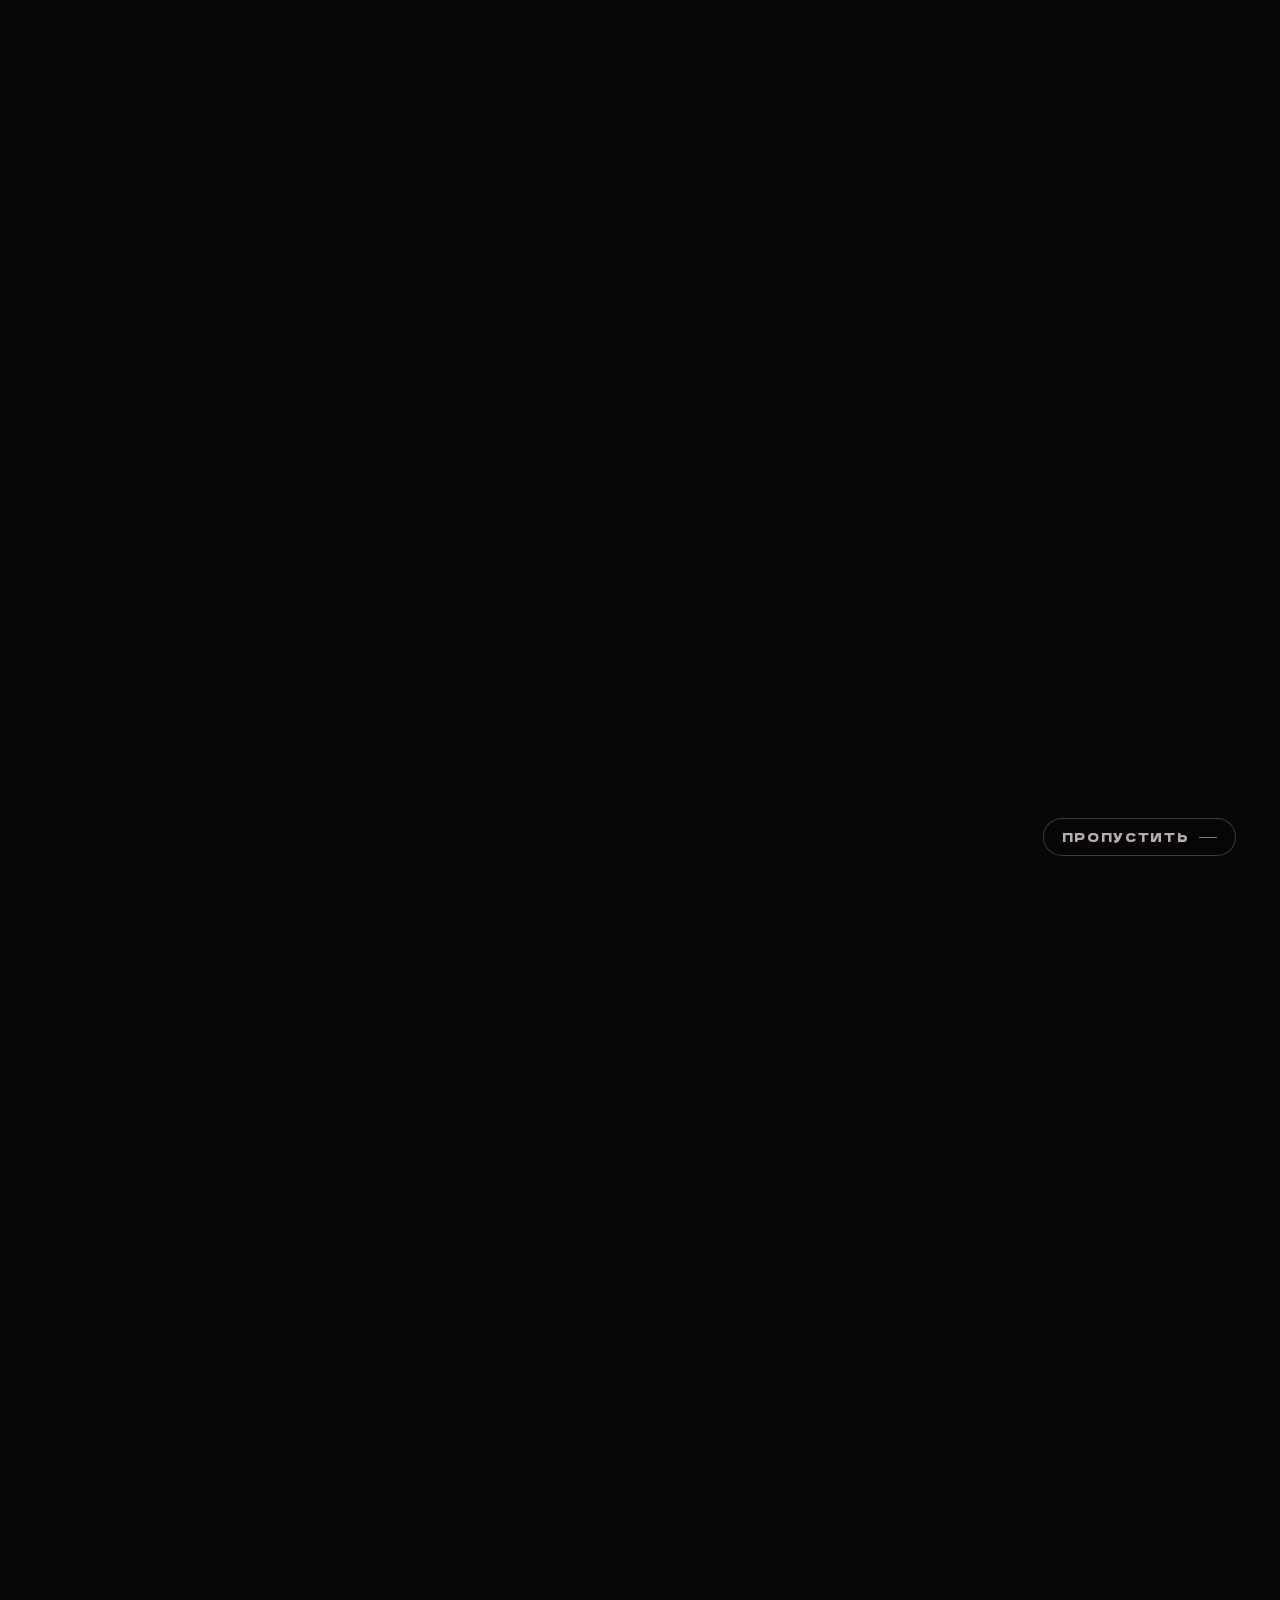
<file: index.html>
<!DOCTYPE html>
<html lang="ru" class="is-intro">
<head>
  <meta charset="UTF-8" />
  <meta name="viewport" content="width=device-width, initial-scale=1" />
  <title>Суровая премия — профессиональная премия в сфере интернет-маркетинга и SMM</title>
  <meta name="description" content="Суровая премия — профессиональная премия в сфере интернет-маркетинга и SMM от команды Сурового Питерского форума. Приём заявок: 24 октября 2026 — 17 марта 2027." />
  <meta name="robots" content="noindex, nofollow" />
  <meta name="theme-color" content="#080607" />
  <link rel="icon" href="logo.svg" type="image/svg+xml" />
  <link rel="preload" href="fonts/golos-text-cyrillic.woff2" as="font" type="font/woff2" crossorigin />
  <link rel="preload" href="fonts/golos-text-latin.woff2" as="font" type="font/woff2" crossorigin />
  <link rel="preload" href="fonts/Involve-Regular.woff2" as="font" type="font/woff2" crossorigin />
  <link rel="preload" href="fonts/dela-gothic-one-cyrillic.woff2" as="font" type="font/woff2" crossorigin />
  <link rel="stylesheet" href="css/tokens.css?v=10" />
  <link rel="stylesheet" href="css/style.css?v=128" />
  <link rel="stylesheet" href="css/typewriter.css?v=1" />
  <link rel="stylesheet" href="css/bike-loader.css?v=3" />
  <link rel="stylesheet" href="css/nominations-fire.css?v=1" />
  <link rel="stylesheet" href="css/tariffs.css?v=6" />
  <link rel="stylesheet" href="css/scroll-burn.css?v=9" />
  <link rel="stylesheet" href="css/fire.css?v=3" />
  <link rel="stylesheet" href="css/partners-form.css?v=1" />
  <link rel="stylesheet" href="css/intro.css?v=9" />
  <noscript>
    <style>
      .intro { display: none !important; }
      body.is-intro { position: static; overflow: auto; }
      html.is-intro { overflow: auto; }
      body.is-intro .site,
      body.is-intro .fire-scene { opacity: 1; pointer-events: auto; }
    </style>
  </noscript>
</head>
<body class="is-intro">

  <!-- Заставка: огонь виден только внутри логотипа и слогана -->
  <div class="intro" id="intro" data-intro>
    <canvas class="intro__canvas" data-intro-canvas aria-hidden="true"></canvas>
    <div class="intro__vignette" aria-hidden="true"></div>
    <video class="intro__video"
           data-intro-video
           muted
           loop
           playsinline
           webkit-playsinline
           preload="auto"
           disablepictureinpicture
           disableremoteplayback
           aria-hidden="true"></video>

    <button class="intro__skip" type="button" data-intro-skip>Пропустить</button>
  </div>

<div class="fire-scene fire-scene--dim"
     data-fire-scene
     data-wait="full"
     data-rate="0.7"
     aria-hidden="true">
  <div class="fire-media">
    <video class="fire-video"
           muted
           loop
           playsinline
           webkit-playsinline
           preload="auto"
           disablepictureinpicture
           disableremoteplayback
           data-src-desktop="media/fire/fire-desktop-1440-loop.mp4"
           data-src-mobile="media/fire/fire-mobile-540-loop.mp4"></video>
  </div>

  <canvas class="fire-sparks" aria-hidden="true"></canvas>
</div>

<div class="site">

<header class="header">
  <div class="wrap header__inner">
    <a class="logo" href="index.html" aria-label="Суровая премия — на главную">
      <img class="logo__img" src="logo.svg" alt="Суровая премия" width="230" height="45" />
    </a>

    <nav class="nav" id="nav">
      <ul class="nav__list">
        <li><a href="#about">О премии</a></li>
        <li><a href="#nominations">Номинации</a></li>
        <li><a href="#pricing">Стоимость</a></li>
        <li><a href="#partners" data-partner-open>Стать партнёром</a></li>
        <li><a href="#contacts">Контакты</a></li>
      </ul>
      <a class="btn btn--sm" href="#pricing">Подать заявку</a>

      <div class="nav__contacts">
        <span class="nav__contacts-label">Контакты</span>
        <a class="nav__mail" href="mailto:info@smmconfa.ru">info@smmconfa.ru</a>
        <div class="socials nav__socials">
          <a class="socials__link socials__link--tg" href="https://t.me/surrrovo" target="_blank" rel="noopener" aria-label="Telegram" title="Telegram">
            <svg viewBox="0 0 44 37" role="img" aria-hidden="true" focusable="false"><path fill="currentColor" d="M2.68367 16.3994C2.68367 16.3994 21.9309 8.50037 28.6061 5.71892C31.1651 4.60643 39.843 1.04616 39.843 1.04616C39.843 1.04616 43.8482 -0.511328 43.5144 3.27129C43.4031 4.82893 42.5131 10.2804 41.6231 16.1769C40.288 24.5211 38.8417 33.644 38.8417 33.644C38.8417 33.644 38.6192 36.203 36.7278 36.648C34.8365 37.093 31.7213 35.0905 31.1651 34.6453C30.7199 34.3117 22.8209 29.3051 19.9283 26.8574C19.1494 26.19 18.2594 24.855 20.0394 23.2973C24.0447 19.6259 28.8286 15.0644 31.7213 12.1718C33.0564 10.8367 34.3914 7.72155 28.8286 11.5042C20.9296 16.9558 13.1417 22.0735 13.1417 22.0735C13.1417 22.0735 11.3616 23.186 8.02393 22.1847C4.68616 21.1835 0.792211 19.8484 0.792211 19.8484C0.792211 19.8484 -1.87776 18.1796 2.68367 16.3994Z"/></svg>
          </a>
          <a class="socials__link socials__link--vk" href="https://vk.com/smmconfa" target="_blank" rel="noopener" aria-label="ВКонтакте" title="ВКонтакте">
            <svg viewBox="0 0 49 30" role="img" aria-hidden="true" focusable="false"><path fill="currentColor" fill-rule="evenodd" clip-rule="evenodd" d="M47.6416 2.69182C47.9846 1.54843 47.6416 0.748047 46.0409 0.748047H40.705C39.3329 0.748047 38.7231 1.4722 38.3801 2.27258C38.3801 2.27258 35.6741 8.90429 31.8246 13.173C30.5669 14.4307 30.0333 14.8119 29.3472 14.8119C29.0042 14.8119 28.5088 14.4307 28.5088 13.2873V2.69182C28.5088 1.31975 28.1276 0.748047 26.9842 0.748047H18.5993C17.7608 0.748047 17.2272 1.39597 17.2272 1.96767C17.2272 3.26352 19.1329 3.56843 19.3616 7.15108V15.0024C19.3616 16.7175 19.0567 17.0224 18.3706 17.0224C16.5793 17.0224 12.1581 10.3907 9.56644 2.76805C9.03285 1.35786 8.53738 0.748047 7.1653 0.748047H1.82944C0.304906 0.748047 0 1.4722 0 2.27258C0 3.68277 1.79132 10.6956 8.42304 19.9572C12.8442 26.284 19.0567 29.7142 24.6974 29.7142C28.0895 29.7142 28.5088 28.9519 28.5088 27.656V22.8538C28.5088 21.3292 28.8137 21.0243 29.9189 21.0243C30.7193 21.0243 32.0533 21.4055 35.2167 24.4545C38.8375 28.0753 39.4473 29.7142 41.4673 29.7142H46.8031C48.3277 29.7142 49.0899 28.9519 48.6326 27.4655C48.1371 25.9791 46.422 23.8066 44.1352 21.2149C42.8775 19.7285 41.0099 18.1658 40.4763 17.3654C39.6759 16.3364 39.9046 15.879 40.4763 15.0024C40.4763 14.9643 46.9937 5.81712 47.6416 2.69182Z"/></svg>
          </a>
          <a class="socials__link socials__link--max" href="https://max.ru/channel_smmconfa" target="_blank" rel="noopener" aria-label="MAX" title="MAX">
            <svg viewBox="0 0 720 720" role="img" aria-hidden="true" focusable="false"><path fill="currentColor" d="M350.4,9.6C141.8,20.5,4.1,184.1,12.8,390.4c3.8,90.3,40.1,168,48.7,253.7,2.2,22.2-4.2,49.6,21.4,59.3,31.5,11.9,79.8-8.1,106.2-26.4,9-6.1,17.6-13.2,24.2-22,27.3,18.1,53.2,35.6,85.7,43.4,143.1,34.3,299.9-44.2,369.6-170.3C799.6,291.2,622.5-4.6,350.4,9.6h0ZM269.4,504c-11.3,8.8-22.2,20.8-34.7,27.7-18.1,9.7-23.7-.4-30.5-16.4-21.4-50.9-24-137.6-11.5-190.9,16.8-72.5,72.9-136.3,150-143.1,78-6.9,150.4,32.7,183.1,104.2,72.4,159.1-112.9,316.2-256.4,218.6h0Z"/></svg>
          </a>
        </div>
      </div>
    </nav>

    <a class="btn btn--sm header__cta" href="#pricing">Подать заявку</a>

    <button class="burger" type="button" id="burger" aria-label="Меню" aria-expanded="false" aria-controls="nav">
      <span></span><span></span><span></span>
    </button>
  </div>
</header>

<main>

  <!-- 2. ПЕРВЫЙ ЭКРАН -->
  <section class="hero" id="top">
    <div class="wrap">
      <h1 class="hero__brand">
        <img class="hero__logo" src="logo.svg" alt="" width="230" height="45" />
        <span class="sr-only">Суровая премия</span>
      </h1>

      <p class="hero__sub" data-slogan><span data-slogan-line>Получи свой Оскар</span><br />в маркетинге</p>

      <div class="hero__bottom">
        <div class="hero__main">
          <div class="hero__text">
            <p class="lead">Профессиональная премия в сфере интернет-маркетинга и SMM от команды Сурового Питерского форума.</p>
            <p class="lead">За каждым сильным кейсом стоят люди. Представьте свой проект экспертному жюри и поборитесь за профессиональное признание результатов вашей работы.</p>
          </div>
        </div>

        <aside class="hero__aside">
          <div class="hero__cta">
            <a class="btn" href="#pricing">Подать заявку</a>
            <a class="btn btn--ghost" href="#nominations">Смотреть номинации</a>
          </div>

          <div class="dates-line">
            <div class="dates-line__label">Приём заявок</div>
            <div class="dates-line__value">24 октября 2026 — 17 марта 2027</div>
          </div>
          <div class="dates-line">
            <div class="dates-line__label">Церемония награждения</div>
            <div class="dates-line__value">28 апреля 2027</div>
          </div>
        </aside>
      </div>
    </div>

    <button class="fire-toggle" type="button" data-fire-toggle data-state="paused" hidden>
      <span class="sr-only" data-fire-label>Пауза фона</span>
      <svg class="fire-icon fire-icon--pause" viewBox="0 0 24 24" aria-hidden="true" focusable="false">
        <path d="M9 6v12M15 6v12" fill="none" stroke="currentColor" stroke-width="1.4" stroke-linecap="round"/>
      </svg>
      <svg class="fire-icon fire-icon--play" viewBox="0 0 24 24" aria-hidden="true" focusable="false">
        <path d="M9 6.5 18 12l-9 5.5z" fill="none" stroke="currentColor" stroke-width="1.4" stroke-linejoin="round"/>
      </svg>
    </button>
  </section>

  <!-- 3. О ПРЕМИИ -->
  <section class="section burn-host" id="about">
    <div class="wrap">
      <div class="section-head">
        <span class="eyebrow">О премии</span>
        <h2>О Суровой премии</h2>
      </div>
      <div class="grid grid--2 about">
        <div>
          <p>Суровая премия — профессиональный конкурс для специалистов, агентств и компаний, которые реализуют проекты в интернет-маркетинге и SMM.</p>
          <p style="margin-top:16px">Здесь можно представить собственную работу как специалиста или конкретный проект команды: рекламную кампанию, контент, комплексный SMM или маркетинг в определённой отрасли.</p>
        </div>
        <div>
          <p>Основа участия — кейс с подтверждёнными результатами. Экспертное жюри рассмотрит представленные работы, сформирует шорт-лист и определит победителей в номинациях.</p>
        </div>
      </div>
    </div>
    <div class="burn burn--viewport" data-burn data-color="#ECE9E3" aria-hidden="true"></div>
  </section>

  <!-- 4. МИССИЯ -->
  <section class="section section--soft burn-next burn-host" id="mission">
    <div class="wrap">
      <div class="mission">
        <span class="eyebrow">Миссия</span>
        <h2 class="mission__title" data-burn-title style="margin-bottom:32px"><span class="mission__baseline" aria-hidden="true"></span><span class="mission__title-text">Сильная работа заслуживает признания</span><canvas class="mission__burn" aria-hidden="true"></canvas></h2>
        <div class="prose">
          <p>За результатами маркетинга стоят люди: их идеи, решения, эксперименты и месяцы работы. Часто эти достижения остаются внутри команды или в отчёте для заказчика.</p>
          <p>Мы создаём Суровую премию, чтобы находить сильные работы в интернет-маркетинге и SMM и отмечать специалистов и команды, которые за ними стоят.</p>
          <p>Чтобы профессиональное признание опиралось на конкретные кейсы и подтверждённые результаты.</p>
        </div>
      </div>
    </div>
    <div class="burn burn--viewport" data-burn data-color="#080607" aria-hidden="true"></div>
  </section>

  <!-- 5. ПРИНЦИПЫ -->
  <section class="section section--principles burn-next burn-host" id="principles">
    <div class="wrap">
      <div class="mission">
        <span class="eyebrow">Принципы премии</span>
        <h2 style="margin-bottom:32px">Победу нельзя купить</h2>
        <div class="prose">
          <p>Работы рассмотрит небольшой состав экспертов с многолетним опытом в интернет-маркетинге и SMM.</p>
          <p>Мы строим оценку на единых правилах и независимости решений. Принцип Суровой премии — исключить обмен голосами и договорённости о взаимной поддержке участников.</p>
          <p>Оплата даёт возможность представить работу на конкурс. Награду определяет экспертная оценка кейса.</p>
        </div>
      </div>
    </div>
    <div class="axe" aria-hidden="true"><img src="img/topor.png" alt="" width="335" height="400" loading="eager" decoding="async" /></div>
    <div class="burn burn--viewport" data-burn data-color="#ECE9E3" aria-hidden="true"></div>
  </section>

  <!-- 6. ДЛЯ КОГО -->
  <section class="section section--soft burn-next burn-host" id="participants">
    <div class="wrap">
      <div class="section-head">
        <span class="eyebrow">Кто может участвовать</span>
        <h2>Для тех, кто делает маркетинг</h2>
        <p class="lead">Работаете самостоятельно, развиваете агентство или отвечаете за маркетинг внутри компании? Если у вас есть реализованный проект и результаты, которые можно подтвердить, рассмотрите участие в Суровой премии.</p>
        <p class="lead">К участию рассматриваются проекты, реализованные в 2025–2026 годах.</p>
      </div>

      <div class="grid grid--3">
        <article class="card">
          <span class="card__num">01</span>
          <h3>Специалисты и фрилансеры</h3>
          <p class="muted">Работаете на себя или в найме и самостоятельно ведёте направление? В блоке «Люди в маркетинге» можно представить собственную работу и профессиональные достижения.</p>
          <img class="card__figure" src="img/relics/3-compass.webp" alt="" width="600" height="600" loading="lazy" decoding="async" />
        </article>
        <article class="card">
          <span class="card__num">02</span>
          <h3>Агентства и группы специалистов</h3>
          <p class="muted">Создаёте проекты для заказчиков? Представьте кейс, который показывает, какие задачи вы решаете, как работаете и какого результата добиваетесь. Оцениваем конкретные проекты и кампании.</p>
          <img class="card__figure" src="img/relics-3/3-luchina-bundle.webp" alt="" width="600" height="600" loading="lazy" decoding="async" />
        </article>
        <article class="card">
          <span class="card__num">03</span>
          <h3>Бренды и инхаус-команды</h3>
          <p class="muted">Развиваете маркетинг своего бизнеса? Покажите кампанию, контентный или SMM-проект, в котором решения вашей команды помогли достичь поставленных целей.</p>
          <img class="card__figure" src="img/relics-3/5-guardian.webp" alt="" width="600" height="600" loading="lazy" decoding="async" />
        </article>
      </div>

      <div style="margin-top:32px">
        <a class="btn" href="#pricing">Подать заявку</a>
      </div>
    </div>

    <div class="key-art" aria-hidden="true">
      <img src="img/relics-2/3-key.webp" alt="" width="600" height="600" loading="lazy" decoding="async" />
    </div>
    <div class="burn burn--viewport" data-burn data-color="#080607" aria-hidden="true"></div>
  </section>

  <!-- 7. ЗАЧЕМ УЧАСТВОВАТЬ -->
  <section class="section burn-next burn-host" id="benefits">
    <div class="wrap">
      <div class="section-head">
        <span class="eyebrow">Зачем участвовать</span>
        <h2>Ваш результат может стать вашим преимуществом</h2>
      </div>

      <div class="grid grid--4">
        <article class="card">
          <h3>Заявить о своей работе</h3>
          <p class="muted">Представьте на конкурс проект, которым гордитесь. Покажите, что стоит за итоговыми цифрами: вашу идею, принятые решения и вклад в результат.</p>
          <img class="card__figure" src="img/relics-3/6-chest.webp" alt="" width="600" height="600" loading="lazy" decoding="async" />
        </article>
        <article class="card">
          <h3>Побороться<br class="br-mobile" /> за профессиональное признание</h3>
          <p class="muted">Ваш кейс рассмотрит экспертное жюри. Прохождение в шорт-лист или победа станут подтверждением того, что ваша работа получила признание по итогам конкурсной оценки.</p>
          <img class="card__figure" src="img/relics-3/2-scroll-quill.webp" alt="" width="600" height="600" loading="lazy" decoding="async" />
        </article>
        <article class="card">
          <h3>Усилить портфолио<br class="br-mobile" /> и репутацию</h3>
          <p class="muted">Статус финалиста или победителя можно использовать в портфолио, презентациях и коммерческих предложениях. Это дополнительный аргумент, когда вы представляете себя работодателю или обсуждаете сотрудничество с заказчиком.</p>
          <img class="card__figure" src="img/relics-3/1-lantern.webp" alt="" width="600" height="600" loading="lazy" decoding="async" />
        </article>
        <article class="card">
          <h3>Сделать достижения команды заметнее</h3>
          <p class="muted">Подача кейса — повод собрать результаты совместной работы и показать вклад команды. А выход в шорт-лист или победа дадут основание рассказать об этих достижениях клиентам и профессиональному сообществу.</p>
          <img class="card__figure" src="img/relics-2/4-cup.webp" alt="" width="600" height="600" loading="lazy" decoding="async" />
        </article>
      </div>

      <div style="margin-top:32px">
        <a class="btn btn--ghost" href="#nominations">Выбрать номинацию</a>
      </div>
    </div>

    <div class="quill" aria-hidden="true">
      <img src="img/relics-2/5-quill.webp" alt="" width="800" height="800" loading="lazy" decoding="async" />
    </div>
    <div class="burn burn--viewport" data-burn data-color="#ECE9E3" aria-hidden="true"></div>
  </section>

  <!-- 8. НОМИНАЦИИ -->
  <section class="section section--soft burn-next burn-host" id="nominations">
    <div class="wrap">
      <div class="section-head">
        <span class="eyebrow">Номинации</span>
        <h2>В какой номинации заявить о себе?</h2>
        <p class="lead">В Суровой премии пять направлений. Выберите то, которое лучше всего раскрывает вашу работу: личные достижения, рекламную кампанию, отраслевой кейс, контент или комплексный SMM-проект.</p>
      </div>

      <div class="fire-slot" aria-hidden="true">
        <div class="fire">
          <div class="fire-left">
            <div class="main-fire"></div>
            <div class="particle-fire"></div>
          </div>
          <div class="fire-center">
            <div class="main-fire"></div>
            <div class="particle-fire"></div>
          </div>
          <div class="fire-right">
            <div class="main-fire"></div>
            <div class="particle-fire"></div>
          </div>
          <div class="fire-bottom">
            <div class="main-fire"></div>
          </div>
        </div>
      </div>

      <!-- 8.1 -->
      <details class="nom-group" open>
        <summary class="nom-group__summary">
          <span class="nom-group__toggle" aria-hidden="true"></span>
          <span class="nom-group__title">
            <span class="nom-group__heading" role="heading" aria-level="3">Люди в маркетинге</span>
            <span class="nom-group__desc">Для фрилансеров и специалистов в найме, которые самостоятельно ведут направление. Здесь важны ваша работа, профессиональные решения и личный вклад в результат.</span>
          </span>
          <span class="nom-group__count">14 номинаций</span>
        </summary>
        <div class="nom-group__body">
          <ul class="nom-list">
            <li>Лучший маркетолог</li>
            <li>Лучший трафик-менеджер <span class="nom-note">комплексная работа с трафиком на разных площадках</span></li>
            <li>Лучший специалист по Avito</li>
            <li>Лучший креатор <span class="nom-note">идея и реализация</span></li>
            <li>Лучший специалист по рекламе во ВКонтакте</li>
            <li>Лучший специалист по Яндекс.Директу</li>
            <li>Лучший специалист по TG ADS</li>
            <li>Лучший специалист по посевам в Telegram</li>
            <li>Лучший специалист по посевам в MAX</li>
            <li>Лучший SMM-специалист года</li>
            <li>Лучший PR-специалист <span class="nom-note">упоминания и охват</span></li>
            <li>Лучший контент-маркетолог</li>
            <li>Лучший инфлюенс-маркетолог</li>
            <li>Лучший комьюнити-менеджер</li>
          </ul>
          <a class="btn btn--sm" href="#pricing">Подать заявку</a>
        </div>
      </details>

      <!-- 8.2 -->
      <details class="nom-group">
        <summary class="nom-group__summary">
          <span class="nom-group__toggle" aria-hidden="true"></span>
          <span class="nom-group__title">
            <span class="nom-group__heading" role="heading" aria-level="3">Рекламные кампании</span>
            <span class="nom-group__desc">Для инхаус-команд, агентств и групп специалистов. Представьте конкретный проект: какую задачу решали, какие инструменты использовали и чего удалось добиться.</span>
          </span>
          <span class="nom-group__count">11 номинаций</span>
        </summary>
        <div class="nom-group__body">
          <ul class="nom-list">
            <li>Лучшая performance-кампания</li>
            <li>Лучшая рекламная кампания года в Яндекс.Директе</li>
            <li>Лучшая рекламная кампания года во ВКонтакте</li>
            <li>Лучшая рекламная кампания года на Авито</li>
            <li>Лучшая рекламная кампания года в Telegram</li>
            <li>Лучшее SEO</li>
            <li>Лучший email-маркетинг</li>
            <li>Лучший CRM-маркетинг</li>
            <li>Лучший продающий сайт года</li>
            <li>Лучший лендинг года</li>
            <li>Лучшая маркетинговая воронка</li>
          </ul>
          <a class="btn btn--sm" href="#pricing">Подать заявку</a>
        </div>
      </details>

      <!-- 8.3 -->
      <details class="nom-group">
        <summary class="nom-group__summary">
          <span class="nom-group__toggle" aria-hidden="true"></span>
          <span class="nom-group__title">
            <span class="nom-group__heading" role="heading" aria-level="3">Отраслевой маркетинг</span>
            <span class="nom-group__desc">Для проектов, в которых важно понимание конкретного рынка. Покажите, как вы учли особенности отрасли, нашли решение и получили результат с имеющимся бюджетом.</span>
          </span>
          <span class="nom-group__count">18 номинаций</span>
        </summary>
        <div class="nom-group__body">
          <ul class="nom-list">
            <li>Лучший маркетинг в медицине</li>
            <li>Лучший маркетинг в автомобильной отрасли</li>
            <li>Лучший маркетинг в HoReCa</li>
            <li>Лучший маркетинг в beauty-индустрии</li>
            <li>Лучший маркетинг в недвижимости</li>
            <li>Лучший маркетинг в туризме и гостеприимстве</li>
            <li>Лучший маркетинг детских товаров и услуг</li>
            <li>Лучший маркетинг в спорте и ЗОЖ</li>
            <li>Лучший маркетинг в образовании</li>
            <li>Лучший маркетинг в fashion</li>
            <li>Лучший маркетинг в финансовой сфере</li>
            <li>Лучший маркетинг в IT и digital-продуктах</li>
            <li>Лучший маркетинг в промышленности</li>
            <li>Лучший маркетинг в ритейле</li>
            <li>Лучший маркетинг в FMCG</li>
            <li>Лучший маркетинг культурных и развлекательных проектов</li>
            <li>Лучший маркетинг социальных и благотворительных проектов</li>
            <li>Лучший маркетинг для личного бренда</li>
          </ul>
          <a class="btn btn--sm" href="#pricing">Подать заявку</a>
        </div>
      </details>

      <!-- 8.4 -->
      <details class="nom-group">
        <summary class="nom-group__summary">
          <span class="nom-group__toggle" aria-hidden="true"></span>
          <span class="nom-group__title">
            <span class="nom-group__heading" role="heading" aria-level="3">Контент</span>
            <span class="nom-group__desc">Для кейсов, в которых сила контента раскрывается через охваты, вовлечённость, собственный язык и креативность. От отдельного видео до стратегии или медиа бренда.</span>
          </span>
          <span class="nom-group__count">11 номинаций</span>
        </summary>
        <div class="nom-group__body">
          <ul class="nom-list">
            <li>Лучший контент-маркетинг года</li>
            <li>Лучшая контентная стратегия года</li>
            <li>Лучшее медиа бренда года</li>
            <li>Лучший Telegram-канал года</li>
            <li>Лучшее сообщество года во ВКонтакте</li>
            <li>Лучший корпоративный блог года</li>
            <li>Лучший подкаст года</li>
            <li>Лучшее короткое видео года</li>
            <li>Лучшее длинное видео года</li>
            <li>Лучший YouTube-проект года</li>
            <li>Лучший UGC-проект года</li>
          </ul>
          <a class="btn btn--sm" href="#pricing">Подать заявку</a>
        </div>
      </details>

      <!-- 8.5 -->
      <details class="nom-group">
        <summary class="nom-group__summary">
          <span class="nom-group__toggle" aria-hidden="true"></span>
          <span class="nom-group__title">
            <span class="nom-group__heading" role="heading" aria-level="3">SMM</span>
            <span class="nom-group__desc">Для комплексных проектов в социальных сетях. Здесь рассматриваем работу, которая объединяет контент, привлечение аудитории, рост подписчиков и получение заявок.</span>
          </span>
          <span class="nom-group__count">9 номинаций</span>
        </summary>
        <div class="nom-group__body">
          <ul class="nom-list">
            <li>SMM-проект года во ВКонтакте</li>
            <li>SMM-проект года в Telegram</li>
            <li>SMM-проект года в TikTok</li>
            <li>SMM-проект года на YouTube</li>
            <li>SMM-проект года в Дзене</li>
            <li>SMM-проект года в Threads</li>
            <li>Комплексный SMM-проект года</li>
            <li>Комьюнити-менеджмент года</li>
            <li>SMM-проект в Нельзяграме</li>
          </ul>
          <a class="btn btn--sm" href="#pricing">Подать заявку</a>
        </div>
      </details>

      <div class="cta-strip cta-strip--figure">
        <div class="cta-strip__text">
          <h3>Не уверены, какую номинацию выбрать?</h3>
          <p class="muted">Расскажите о своём проекте команде премии. Поможем сориентироваться в направлениях и требованиях к подаче.</p>
          <a class="btn" href="https://salebot.site/st/bw6e/conf_surov_forum_prem" target="_blank" rel="noopener">Подобрать номинацию</a>
        </div>
        <img class="cta-strip__figure" src="img/relics-2/2-scroll-crop.webp" alt="" width="400" height="627" loading="lazy" decoding="async" />
      </div>
    </div>
    <div class="burn burn--viewport" data-burn data-color="#080607" aria-hidden="true"></div>
  </section>

  <!-- 9. СТОИМОСТЬ -->
  <section class="section burn-next burn-host" id="pricing">
    <div class="wrap">
      <div class="section-head">
        <span class="eyebrow">Стоимость</span>
        <h2>Стоимость участия</h2>
        <p class="lead">Выберите подходящую номинацию и период подачи. Стоимость участия повышается по мере приближения окончания приёма заявок.</p>
      </div>

      <div class="tariff-posters">
        <div class="poster-row">
          <article class="poster-card poster-card--people">
            <div class="poster-grain" aria-hidden="true"></div>
            <div class="poster-grid" aria-hidden="true"></div>
            <div class="poster-orb" aria-hidden="true"></div>

            <h3 class="poster-type">
              <span class="poster-word">Люди</span>
              <span class="poster-word poster-word--outline">в маркетинге</span>
            </h3>

            <div class="poster-tape" aria-hidden="true">
              <div class="poster-tape__scroll">
                <span>9&nbsp;900&nbsp;₽ // ДЛЯ ФРИЛАНСЕРОВ И СПЕЦИАЛИСТОВ В НАЙМЕ. // ПОДАТЬ ЗАЯВКУ //</span>
                <span>9&nbsp;900&nbsp;₽ // ДЛЯ ФРИЛАНСЕРОВ И СПЕЦИАЛИСТОВ В НАЙМЕ. // ПОДАТЬ ЗАЯВКУ //</span>
              </div>
            </div>

            <div class="poster-foot">
              <div class="poster-barcode" aria-hidden="true"></div>
              <div class="poster-info">
                <p class="poster-price">9&nbsp;900&nbsp;₽</p>
                <p>Для фрилансеров<br />и специалистов в найме.<span class="poster-date">С 19 ноября — 11&nbsp;990&nbsp;₽.</span></p>
                <a class="poster-cta" href="https://salebot.site/st/bw6e/conf_surov_forum_prem" target="_blank" rel="noopener" aria-label="Подать заявку — Люди в маркетинге, 9 900 ₽">Подать заявку</a>
              </div>
            </div>
          </article>

          <article class="poster-card">
            <div class="poster-grain" aria-hidden="true"></div>
            <div class="poster-grid" aria-hidden="true"></div>
            <div class="poster-orb" aria-hidden="true"></div>

            <h3 class="poster-type">
              <span class="poster-word">Участие</span>
              <span class="poster-word poster-word--outline">команд</span>
            </h3>

            <div class="poster-tape" aria-hidden="true">
              <div class="poster-tape__scroll">
                <span>24&nbsp;900&nbsp;₽ // ДЛЯ ИНХАУС-КОМАНД, АГЕНТСТВ И ГРУПП СПЕЦИАЛИСТОВ. // ПОДАТЬ ЗАЯВКУ //</span>
                <span>24&nbsp;900&nbsp;₽ // ДЛЯ ИНХАУС-КОМАНД, АГЕНТСТВ И ГРУПП СПЕЦИАЛИСТОВ. // ПОДАТЬ ЗАЯВКУ //</span>
              </div>
            </div>

            <div class="poster-foot">
              <div class="poster-barcode" aria-hidden="true"></div>
              <div class="poster-info">
                <p class="poster-price">24&nbsp;900&nbsp;₽</p>
                <p>Для инхаус-команд, агентств<br />и групп специалистов.<span class="poster-date">С 19 ноября — 27&nbsp;990&nbsp;₽.</span></p>
                <a class="poster-cta" href="https://salebot.site/st/bw6e/conf_surov_forum_prem" target="_blank" rel="noopener" aria-label="Подать заявку — Участие команд, 24 900 ₽">Подать заявку</a>
              </div>
            </div>
          </article>
        </div>
      </div>

      <div class="cta-strip">
        <div class="cta-strip__text">
          <h3>Планируете несколько заявок?</h3>
          <p class="muted">Для нескольких подач предусмотрены специальные условия. Менеджер поможет разобраться в вариантах и рассчитает стоимость.</p>
        </div>
        <a class="btn btn--ghost" href="https://salebot.site/st/bw6e/conf_surov_forum_prem" target="_blank" rel="noopener">Рассчитать стоимость</a>
      </div>

      <p class="lead" style="margin-top:24px;max-width:760px">Оплата предполагает участие в конкурсе. Прохождение в шорт-лист и победу определяет экспертная оценка.</p>
    </div>

    <div class="pricing-camera" aria-hidden="true">
      <img src="img/relics-3/download.webp" alt="" width="568" height="600" loading="lazy" decoding="async" />
    </div>
    <div class="burn burn--viewport" data-burn data-color="#ECE9E3" aria-hidden="true"></div>
  </section>

  <!-- 10. КАК ПРОХОДИТ УЧАСТИЕ -->
  <section class="section section--soft burn-next burn-host" id="how">
    <div class="wrap">
      <div class="section-head section-head--art">
        <span class="eyebrow">Как принять участие</span>
        <div class="head-art">
          <div class="typewriter" aria-hidden="true">
            <div class="slide"><i></i></div>
            <div class="paper"></div>
            <div class="keyboard"></div>
          </div>
          <h2>Как представить свою работу на премию</h2>
        </div>
      </div>

      <ol class="steps">
        <li>
          <div>
            <h3>Выберите номинацию</h3>
            <p class="muted">Найдите направление, которое соответствует вашему проекту. Если сомневаетесь, команда премии поможет с выбором.</p>
          </div>
        </li>
        <li>
          <div>
            <h3>Свяжитесь с нами через бот</h3>
            <p class="muted">Нажмите «Подать заявку». Менеджер ответит на вопросы и расскажет об условиях участия.</p>
          </div>
        </li>
        <li>
          <div>
            <h3>Оплатите участие</h3>
            <p class="muted">Получите ссылку на оплату выбранного варианта.</p>
          </div>
        </li>
        <li>
          <div>
            <h3>Получите доступ к личному кабинету</h3>
            <p class="muted">После подтверждения оплаты направим ссылку для подготовки конкурсной заявки.</p>
          </div>
        </li>
        <li>
          <div>
            <h3>Заполните и отправьте кейс</h3>
            <p class="muted">Опишите задачу, свою работу и результаты. Приложите подтверждающие материалы и отправьте кейс в установленный срок.</p>
          </div>
        </li>
      </ol>

      <p class="note-strong">Важно: для участия в отборе необходимо отправить заполненный кейс. Одна оплата не заменяет подачу конкурсной работы.</p>

      <div style="margin-top:28px">
        <a class="btn" href="#pricing">Подать заявку</a>
      </div>
    </div>
    <div class="burn burn--viewport" data-burn data-color="#080607" aria-hidden="true"></div>
  </section>

  <!-- 11. КЛЮЧЕВЫЕ ДАТЫ -->
  <section class="section burn-next" id="dates">
    <div class="pocket-watch" aria-hidden="true">
      <img src="img/relics/1-pocket-watch.webp" alt="" width="600" height="600" loading="lazy" decoding="async" />
    </div>
    <div class="wrap">
      <div class="section-head">
        <span class="eyebrow">Этапы</span>
        <h2>Ключевые даты</h2>
      </div>

      <div class="timeline-panel">
        <div class="timeline">
          <div class="timeline__item">
            <div class="timeline__date">24 октября 2026 —<br />17 марта 2027</div>
            <div class="timeline__text">Приём заявок</div>
          </div>
          <div class="timeline__item">
            <div class="timeline__date">18 марта 2027 —<br />14 апреля 2027</div>
            <div class="timeline__text">Формирование шорт-листа</div>
          </div>
          <div class="timeline__item">
            <div class="timeline__date">До 21 апреля 2027</div>
            <div class="timeline__text">Финальный отбор и определение победителей</div>
          </div>
          <div class="timeline__item">
            <div class="timeline__date">28 апреля 2027</div>
            <div class="timeline__text">Объявление победителей и церемония награждения</div>
          </div>
        </div>
      </div>
    </div>
  </section>

  <!-- 13. ЧТО ПОЛУЧАЮТ УЧАСТНИКИ -->
  <section class="section burn-host" id="awards">
    <div class="wrap">
      <div class="section-head">
        <span class="eyebrow">Что получают участники</span>
        <h2>От участия к признанию</h2>
      </div>

      <div class="awards">
        <div class="awards-line" aria-hidden="true">
          <svg viewBox="0 0 1040 220" fill="none" focusable="false" preserveAspectRatio="none">
            <path class="awards-ridge" d="M10 214 L60 198 L110 212 L167 188 L225 214 L280 178 L333 164 L380 150 L410 158 L470 160 L520 132 L590 162 L650 120 L686 96 L740 80 L800 92 L873 20 L950 54 L1030 68" stroke="var(--brand-accent)" stroke-width="2" stroke-linecap="round" stroke-linejoin="miter" opacity=".85" />
            <path class="awards-glint" d="M10 214 L60 198 L110 212 L167 188 L225 214 L280 178 L333 164 L380 150 L410 158 L470 160 L520 132 L590 162 L650 120 L686 96 L740 80 L800 92 L873 20 L950 54 L1030 68" stroke="#fff" stroke-width="2.2" stroke-linecap="round" stroke-linejoin="round" />
            <circle class="awards-mark" cx="10" cy="214" r="3.5" fill="var(--brand-accent)" />
            <circle class="awards-mark awards-mark--pulse awards-mark--1" cx="167" cy="188" r="5" fill="var(--brand-accent)" />
            <circle class="awards-mark awards-mark--pulse awards-mark--2" cx="520" cy="132" r="5" fill="var(--brand-accent)" />
            <circle class="awards-mark awards-mark--pulse awards-mark--3" cx="873" cy="20" r="5" fill="var(--brand-accent)" />
            <circle class="awards-mark" cx="1030" cy="68" r="3.5" fill="var(--brand-accent)" />
          </svg>
        </div>

        <div class="grid grid--3 awards-grid">
        <article class="card">
          <div class="card__head">
            <span class="card__icon" aria-hidden="true">
              <svg viewBox="0 0 34 34" fill="none" focusable="false">
                <g stroke="currentColor" stroke-width="1.5" stroke-linecap="round" stroke-linejoin="round">
                  <path d="M8.5 5.5h11.2L25 10.8V25a2 2 0 0 1-2 2H10.5a2 2 0 0 1-2-2V7.5a2 2 0 0 1 2-2Z" />
                  <path d="M19.5 5.8V11h5.2" />
                  <path d="M12.5 15.5h7.5M12.5 19h5" />
                </g>
                <g stroke="var(--accent-text)" stroke-width="1.5" stroke-linecap="round" stroke-linejoin="round">
                  <circle cx="23.5" cy="23" r="3.2" />
                  <path d="M21.8 25.7 21 30l2.5-1.5 2.5 1.5-.8-4.3" />
                </g>
              </svg>
            </span>
            <span class="card__num">Участники</span>
          </div>
          <h3>Сертификат об участии</h3>
          <p class="muted">Рассмотрение поданной конкурсной заявки экспертным жюри и электронный сертификат об участии.</p>
          <span class="awards-dot" aria-hidden="true"></span>
        </article>
        <article class="card">
          <div class="card__head">
            <span class="card__icon" aria-hidden="true">
              <svg viewBox="0 0 34 34" fill="none" focusable="false">
                <g stroke="currentColor" stroke-width="1.5" stroke-linejoin="round">
                  <path d="M17 4.5 26 8v7.2c0 6.1-3.8 9.9-9 11.8-5.2-1.9-9-5.7-9-11.8V8l9-3.5Z" />
                </g>
                <g stroke="var(--accent-text)" stroke-width="2" stroke-linecap="round" stroke-linejoin="round">
                  <path d="m12 16.5 3.5 3.5 6.5-7" />
                </g>
              </svg>
            </span>
            <span class="card__num">Участники шорт-листа</span>
          </div>
          <h3>Сертификат о прохождении отбора</h3>
          <p class="muted">Сертификат о прохождении отбора и публикация в шорт-листе на официальном сайте премии. Возможность посетить церемонию награждения на условиях премии.</p>
          <span class="awards-dot" aria-hidden="true"></span>
        </article>
        <article class="card">
          <div class="card__head">
            <span class="card__icon" aria-hidden="true">
              <svg viewBox="0 0 34 34" fill="none" focusable="false">
                <g stroke="currentColor" stroke-width="1.5" stroke-linecap="round" stroke-linejoin="round">
                  <path d="m12.5 19.5-1.7 10.5 6.2-3.2 6.2 3.2-1.7-10.5" />
                  <circle cx="17" cy="13" r="7.2" />
                </g>
                <path d="m17 9.2 1.1 2.3 2.5.4-1.8 1.8.4 2.5-2.2-1.2-2.2 1.2.4-2.5-1.8-1.8 2.5-.4L17 9.2Z" stroke="var(--accent-text)" stroke-width="1.5" stroke-linejoin="round" />
              </svg>
            </span>
            <span class="card__num">Победители</span>
          </div>
          <h3>Диплом победителя</h3>
          <p class="muted">Диплом победителя, отличительный знак и публикация результатов на официальном сайте. Профессиональное достижение, о котором можно рассказать в портфолио, на сайте и в коммуникациях с клиентами.</p>
          <span class="awards-dot" aria-hidden="true"></span>
        </article>
        </div>
      </div>

      <p class="awards-note">Прохождение в шорт-лист и победа зависят от результатов конкурсного отбора.</p>
    </div>

    <div class="burn burn--viewport" data-burn data-color="#ECE9E3" aria-hidden="true"></div>
  </section>

  <!-- 14. ПАРТНЁРЫ -->
  <section class="section section--soft burn-next burn-host" id="partners">
    <div class="wrap">
      <div class="section-head">
        <span class="eyebrow">Партнёры</span>
        <h2>Партнёры Суровой премии</h2>
        <p class="muted">Место для логотипов подтверждённых партнёров.</p>
      </div>

      <div class="partners__logos" style="margin-bottom:40px">
        <div class="ph">Логотип партнёра</div>
        <div class="ph">Логотип партнёра</div>
        <div class="ph">Логотип партнёра</div>
        <div class="ph">Логотип партнёра</div>
      </div>

      <div class="partners">
        <div class="partners__text">
          <h3 style="margin-bottom:14px">Станьте партнёром Суровой премии</h3>
          <p class="muted">Поддержите специалистов и команды, которые развивают интернет-маркетинг и SMM, и представьте свой бренд в контексте профессионального события.</p>
          <p class="muted" style="margin-top:12px">Обсудим задачи вашей компании и подходящий формат сотрудничества.</p>
        </div>
        <button class="btn" type="button" data-partner-open>Обсудить партнёрство</button>
      </div>
    </div>

    <div class="lamp" aria-hidden="true">
      <img src="img/relics-3/5-lamp-crop.webp" alt="" width="400" height="286" loading="lazy" decoding="async" />
    </div>
    <div class="burn burn--viewport" data-burn data-color="#080607" aria-hidden="true"></div>
  </section>

  <!-- 15. ОРГАНИЗАТОРЫ -->
  <section class="section burn-next burn-host" id="organizer">
    <div class="wrap">
      <div class="section-head section-head--art">
        <span class="eyebrow">Организаторы</span>
        <div class="head-art">
          <div class="bike" aria-hidden="true">
            <svg class="loader" viewBox="0 0 48 30" width="48" height="30" focusable="false">
              <g fill="none" stroke="currentColor" stroke-linecap="round" stroke-linejoin="round" stroke-width="1">
                <g transform="translate(9.5,19)">
                  <circle class="loader_tire" r="9" stroke-dasharray="56.549 56.549"></circle>
                  <g class="loader_spokes-spin" stroke-dasharray="31.416 31.416" stroke-dashoffset="-23.562">
                    <circle class="loader_spokes" r="5"></circle>
                    <circle class="loader_spokes" r="5" transform="rotate(180,0,0)"></circle>
                  </g>
                </g>
                <g transform="translate(24,19)">
                  <g class="loader_pedals-spin" stroke-dasharray="25.133 25.133" stroke-dashoffset="-21.991" transform="rotate(67.5,0,0)">
                    <circle class="loader_pedals" r="4"></circle>
                    <circle class="loader_pedals" r="4" transform="rotate(180,0,0)"></circle>
                  </g>
                </g>
                <g transform="translate(38.5,19)">
                  <circle class="loader_tire" r="9" stroke-dasharray="56.549 56.549"></circle>
                  <g class="loader_spokes-spin" stroke-dasharray="31.416 31.416" stroke-dashoffset="-23.562">
                    <circle class="loader_spokes" r="5"></circle>
                    <circle class="loader_spokes" r="5" transform="rotate(180,0,0)"></circle>
                  </g>
                </g>
                <polyline class="loader_seat" points="14 3,18 3" stroke-dasharray="5 5"></polyline>
                <polyline class="loader_body" points="16 3,24 19,9.5 19,18 8,34 7,24 19" stroke-dasharray="79 79"></polyline>
                <path class="loader_handlebars" d="m30,2h6s1,0,1,1-1,1-1,1" stroke-dasharray="10 10"></path>
                <polyline class="loader_front" points="32.5 2,38.5 19" stroke-dasharray="19 19"></polyline>
              </g>
            </svg>
          </div>
          <h2>От команды Сурового Питерского форума</h2>
        </div>
      </div>

      <div class="founders">
        <article class="founder">
          <div class="founder__photo founder__photo--ignite" data-ignite>
            <img class="ignite__bw" src="img/rumantsev-bw.jpg" alt="Дмитрий Румянцев" width="820" height="820" />
            <img class="ignite__color" src="img/rumantsev.jpg" alt="" aria-hidden="true" width="820" height="820" />
            <canvas class="ignite__canvas" aria-hidden="true"></canvas>
          </div>
          <h3 class="founder__name">Дмитрий Румянцев</h3>
          <p class="founder__text">Мы создаём события, на которых специалисты и предприниматели обсуждают практику интернет-маркетинга, делятся опытом и находят профессиональные связи.</p>
        </article>

        <article class="founder">
          <div class="founder__photo founder__photo--logo">
            <img src="img/logo-forum.svg" alt="Команда Сурового Питерского форума" width="57" height="46" loading="eager" />
          </div>
          <h3 class="founder__name">Команда Сурового питерского форума</h3>
          <p class="founder__text">Суровая премия продолжает эту работу: теперь вы можете представить собственный кейс на конкурс и побороться за признание своих результатов.</p>
        </article>
      </div>

      <p class="founders__more"><a class="btn btn--ghost" href="https://smmconfa.ru" target="_blank" rel="noopener">О Суровом Питерском форуме</a></p>
    </div>
    <div class="burn burn--viewport" data-burn data-color="#ECE9E3" aria-hidden="true"></div>
  </section>

  <!-- 16. FAQ -->
  <section class="section section--soft burn-next burn-host" id="faq">
    <div class="wrap">
      <div class="section-head">
        <span class="eyebrow">FAQ</span>
        <h2>Вопросы и ответы</h2>
      </div>

      <div class="faq">
        <details>
          <summary>Кто может участвовать?</summary>
          <p>Фрилансеры и специалисты в найме, которые самостоятельно ведут направление, а также агентства, группы специалистов и инхаус-команды компаний. Для персональных достижений предусмотрен блок «Люди в маркетинге», для проектов — остальные направления премии.</p>
        </details>
        <details>
          <summary>Какие проекты можно представить?</summary>
          <p>Реализованные проекты за 2025–2026 годы в сфере интернет-маркетинга и SMM. В кейсе нужно раскрыть задачу, выполненную работу и результаты, подкрепив их материалами.</p>
        </details>
        <details>
          <summary>Можно ли участвовать агентству?</summary>
          <p>Да. Агентство может представить свои проекты и рекламные кампании в соответствующих номинациях. Отдельную награду «Лучшее агентство» в этом сезоне не присуждаем.</p>
        </details>
        <details>
          <summary>Как выбрать номинацию?</summary>
          <p>Ориентируйтесь на то, что хотите представить: свою работу как специалиста, рекламную кампанию, отраслевой кейс, контент или комплексный SMM-проект. Если подходят несколько вариантов, обратитесь к менеджеру — поможем разобраться.</p>
        </details>
        <details>
          <summary>Что должно быть в кейсе?</summary>
          <p>Задача проекта, выбранный подход, этапы реализации, результаты и материалы, которые их подтверждают. Подробные требования к оформлению и подтверждениям будут опубликованы в правилах участия.</p>
        </details>
        <details>
          <summary>Как проходит отбор?</summary>
          <p>Жюри рассматривает предоставленные кейсы и оценивает их по критериям премии. По итогам отбора формируется шорт-лист, затем определяются победители. Подробный порядок оценки будет опубликован в регламенте.</p>
        </details>
        <details>
          <summary>Кто входит в жюри?</summary>
          <p>Работы рассмотрит небольшой состав экспертов с многолетним опытом в интернет-маркетинге и SMM. Имена и информацию о профессиональном опыте опубликуем в разделе <a href="jury.html">«Жюри»</a>.</p>
        </details>
        <details>
          <summary>Оплата гарантирует награду?</summary>
          <p>Нет. Оплачивается участие в конкурсе. Прохождение в шорт-лист и победа зависят от экспертной оценки вашей работы.</p>
        </details>
        <details>
          <summary>Получу ли я обратную связь по кейсу?</summary>
          <p>Конкурсная заявка проходит рассмотрение жюри. Предусмотрена ли индивидуальная обратная связь и в каком формате, будет указано в полных условиях участия.</p>
        </details>
        <details>
          <summary>Сколько стоит участие?</summary>
          <p>Участие в блоке «Люди в маркетинге» начинается от 9 900 ₽. Стоимость других вариантов и действующие цены смотрите в разделе <a href="#pricing">«Стоимость участия»</a>. Менеджер поможет уточнить тариф для вашего проекта и рассчитать несколько подач.</p>
        </details>
        <details>
          <summary>Можно ли подать несколько заявок?</summary>
          <p>Да, можно участвовать в нескольких номинациях. Для нескольких подач предусмотрены специальные условия — менеджер поможет рассчитать стоимость и уточнить требования.</p>
        </details>
        <details>
          <summary>Можно ли подать один проект в несколько номинаций?</summary>
          <p>Порядок подачи одного проекта в разные номинации будет указан в правилах. До оплаты менеджер поможет уточнить, какие варианты доступны для вашего кейса.</p>
        </details>
        <details>
          <summary>Как подать заявку и оплатить участие?</summary>
          <p>Нажмите «Подать заявку» и перейдите в бот. Менеджер проконсультирует вас и направит ссылку на оплату. После подтверждения оплаты вы получите доступ к личному кабинету для заполнения и отправки кейса.</p>
        </details>
        <details>
          <summary>Где узнать результаты?</summary>
          <p>Шорт-лист и победителей опубликуем на официальном сайте премии. Участники также получат уведомления по предусмотренным организаторами каналам связи.</p>
        </details>
        <details>
          <summary>Что получает участник?</summary>
          <p>Участники получают электронный сертификат об участии, а их конкурсные заявки проходят рассмотрение жюри.</p>
          <p>Участники шорт-листа получают сертификат о прохождении отбора, публикацию на сайте и возможность посетить церемонию на условиях премии.</p>
          <p>Победители получают диплом победителя и отличительный знак. Результаты также публикуются на официальном сайте.</p>
        </details>
        <details>
          <summary>Кто сможет посетить церемонию?</summary>
          <p>Возможность участия предусмотрена для тех, чьи проекты вошли в шорт-лист. Подробные условия посещения сообщим дополнительно.</p>
        </details>
        <details>
          <summary>Что делать, если данные проекта конфиденциальны?</summary>
          <p>До оплаты сообщите об этом менеджеру. Уточним у оргкомитета, какие материалы можно предоставить и допустим ли предложенный формат подтверждения результатов.</p>
        </details>
        <details>
          <summary>Можно ли вернуть оплату?</summary>
          <p>Порядок и условия возврата будут указаны в документах, регулирующих участие и оплату. Ознакомиться с ними необходимо до оплаты заявки.</p>
        </details>
        <details>
          <summary>Куда обратиться с вопросом?</summary>
          <p>Напишите команде Суровой премии через официальный бот или по электронной почте. Поможем с выбором номинации, требованиями к кейсу и условиями участия.</p>
        </details>
      </div>
    </div>

    <div class="faq-book" aria-hidden="true">
      <img src="img/relics/4-book.webp" alt="" width="600" height="600" loading="lazy" decoding="async" />
    </div>
    <div class="burn burn--viewport" data-burn data-color="#080607" aria-hidden="true"></div>
  </section>

  <!-- 17. КОНТАКТЫ -->
  <section class="section burn-next" id="contacts">
    <div class="wrap">
      <div class="contacts">
        <div>
          <span class="eyebrow">Контакты</span>
          <h2 style="margin-bottom:20px">С каким кейсом вы готовы заявить о себе?</h2>
          <p class="muted">Расскажите о проекте, которым гордитесь. Поможем подобрать направление, разобраться с требованиями и условиями участия.</p>
          <p style="margin-top:28px">
            <a class="btn" href="https://salebot.site/st/bw6e/conf_surov_forum_prem" target="_blank" rel="noopener">Обсудить участие</a>
          </p>
        </div>
        <div>
          <ul class="contacts__list">
            <li><span>Телефон</span><a href="tel:+79330917007">8 933 091-70-07</a></li>
            <li><span>Электронная почта</span><a href="mailto:info@smmconfa.ru">info@smmconfa.ru</a></li>
          </ul>

          <div class="socials">
            <a class="socials__link socials__link--tg" href="https://t.me/surrrovo" target="_blank" rel="noopener" aria-label="Telegram" title="Telegram">
              <svg viewBox="0 0 44 37" role="img" aria-hidden="true" focusable="false"><path fill="currentColor" d="M2.68367 16.3994C2.68367 16.3994 21.9309 8.50037 28.6061 5.71892C31.1651 4.60643 39.843 1.04616 39.843 1.04616C39.843 1.04616 43.8482 -0.511328 43.5144 3.27129C43.4031 4.82893 42.5131 10.2804 41.6231 16.1769C40.288 24.5211 38.8417 33.644 38.8417 33.644C38.8417 33.644 38.6192 36.203 36.7278 36.648C34.8365 37.093 31.7213 35.0905 31.1651 34.6453C30.7199 34.3117 22.8209 29.3051 19.9283 26.8574C19.1494 26.19 18.2594 24.855 20.0394 23.2973C24.0447 19.6259 28.8286 15.0644 31.7213 12.1718C33.0564 10.8367 34.3914 7.72155 28.8286 11.5042C20.9296 16.9558 13.1417 22.0735 13.1417 22.0735C13.1417 22.0735 11.3616 23.186 8.02393 22.1847C4.68616 21.1835 0.792211 19.8484 0.792211 19.8484C0.792211 19.8484 -1.87776 18.1796 2.68367 16.3994Z"/></svg>
            </a>
            <a class="socials__link socials__link--vk" href="https://vk.com/smmconfa" target="_blank" rel="noopener" aria-label="ВКонтакте" title="ВКонтакте">
              <svg viewBox="0 0 49 30" role="img" aria-hidden="true" focusable="false"><path fill="currentColor" fill-rule="evenodd" clip-rule="evenodd" d="M47.6416 2.69182C47.9846 1.54843 47.6416 0.748047 46.0409 0.748047H40.705C39.3329 0.748047 38.7231 1.4722 38.3801 2.27258C38.3801 2.27258 35.6741 8.90429 31.8246 13.173C30.5669 14.4307 30.0333 14.8119 29.3472 14.8119C29.0042 14.8119 28.5088 14.4307 28.5088 13.2873V2.69182C28.5088 1.31975 28.1276 0.748047 26.9842 0.748047H18.5993C17.7608 0.748047 17.2272 1.39597 17.2272 1.96767C17.2272 3.26352 19.1329 3.56843 19.3616 7.15108V15.0024C19.3616 16.7175 19.0567 17.0224 18.3706 17.0224C16.5793 17.0224 12.1581 10.3907 9.56644 2.76805C9.03285 1.35786 8.53738 0.748047 7.1653 0.748047H1.82944C0.304906 0.748047 0 1.4722 0 2.27258C0 3.68277 1.79132 10.6956 8.42304 19.9572C12.8442 26.284 19.0567 29.7142 24.6974 29.7142C28.0895 29.7142 28.5088 28.9519 28.5088 27.656V22.8538C28.5088 21.3292 28.8137 21.0243 29.9189 21.0243C30.7193 21.0243 32.0533 21.4055 35.2167 24.4545C38.8375 28.0753 39.4473 29.7142 41.4673 29.7142H46.8031C48.3277 29.7142 49.0899 28.9519 48.6326 27.4655C48.1371 25.9791 46.422 23.8066 44.1352 21.2149C42.8775 19.7285 41.0099 18.1658 40.4763 17.3654C39.6759 16.3364 39.9046 15.879 40.4763 15.0024C40.4763 14.9643 46.9937 5.81712 47.6416 2.69182Z"/></svg>
            </a>
            <a class="socials__link socials__link--max" href="https://max.ru/channel_smmconfa" target="_blank" rel="noopener" aria-label="MAX" title="MAX">
              <svg viewBox="0 0 720 720" role="img" aria-hidden="true" focusable="false"><path fill="currentColor" d="M350.4,9.6C141.8,20.5,4.1,184.1,12.8,390.4c3.8,90.3,40.1,168,48.7,253.7,2.2,22.2-4.2,49.6,21.4,59.3,31.5,11.9,79.8-8.1,106.2-26.4,9-6.1,17.6-13.2,24.2-22,27.3,18.1,53.2,35.6,85.7,43.4,143.1,34.3,299.9-44.2,369.6-170.3C799.6,291.2,622.5-4.6,350.4,9.6h0ZM269.4,504c-11.3,8.8-22.2,20.8-34.7,27.7-18.1,9.7-23.7-.4-30.5-16.4-21.4-50.9-24-137.6-11.5-190.9,16.8-72.5,72.9-136.3,150-143.1,78-6.9,150.4,32.7,183.1,104.2,72.4,159.1-112.9,316.2-256.4,218.6h0Z"/></svg>
            </a>
          </div>

          <p style="margin-top:24px"><button class="btn btn--ghost" type="button" data-partner-open>По вопросам партнёрства</button></p>
        </div>
      </div>
    </div>

    <div class="torch" aria-hidden="true">
      <img src="img/relics-2/6-luchina.webp" alt="" width="800" height="800" loading="lazy" decoding="async" />
    </div>
  </section>

</main>

<footer class="footer">
  <div class="wrap">
    <div class="footer__top">
      <div>
        <a class="logo" href="index.html" aria-label="Суровая премия — на главную">
          <img class="logo__img" src="logo.svg" alt="Суровая премия" width="230" height="45" />
        </a>
        <p class="footer__tagline">Профессиональная премия в сфере digital-маркетинга.</p>
        <p style="margin-top:24px"><a class="btn btn--sm" href="#pricing">Подать заявку</a></p>
      </div>

      <div class="footer__col">
        <h3>Разделы</h3>
        <ul>
          <li><a href="#about">О премии</a></li>
          <li><a href="#nominations">Номинации</a></li>
          <li><a href="#pricing">Стоимость</a></li>
          <li><a href="jury.html">Жюри</a></li>
          <li><a href="#faq">FAQ</a></li>
          <li><a href="#contacts">Контакты</a></li>
        </ul>
      </div>

      <div class="footer__col">
        <h3>Документы</h3>
        <ul>
          <li><a href="https://marketingawards.ru/condition.html" target="_blank" rel="noopener">Регламент премии</a></li>
          <li><a href="https://marketingawards.ru/condition.html" target="_blank" rel="noopener">Правила участия и подачи кейсов</a></li>
          <li><a href="docs/oferta" target="_blank" rel="noopener">Условия оплаты и возврата</a></li>
          <li><a href="docs/privacy" target="_blank" rel="noopener">Политика обработки персональных данных</a></li>
          <li><a href="docs/consent" target="_blank" rel="noopener">Согласие на обработку персональных данных</a></li>
          <li><a href="docs/oferta" target="_blank" rel="noopener">Оферта</a></li>
        </ul>
      </div>
    </div>

    <div class="footer__bottom">
      <span>© Ивентология, 2026. Все права защищены.</span>
    </div>
  </div>
</footer>

<!-- Форма «Заявка на партнёрство» -->
<div class="pf-modal" id="partner-form" hidden>
  <div class="pf-modal__backdrop" data-pf-close></div>
  <div class="pf-modal__dialog" role="dialog" aria-modal="true" aria-labelledby="pf-title" aria-describedby="pf-desc" tabindex="-1">
    <button class="pf-modal__close" type="button" aria-label="Закрыть форму" data-pf-close>
      <svg viewBox="0 0 16 16" fill="none" aria-hidden="true" focusable="false">
        <path d="M1 1L15 15M1 15L15 1" stroke="currentColor" stroke-width="1.5" stroke-linecap="square" />
      </svg>
    </button>

    <div class="pf-modal__body">
      <div class="pf-intro">
        <span class="eyebrow">Партнёрство</span>
        <h2 class="pf-title" id="pf-title">Стать партнёром</h2>
        <p class="pf-lead" id="pf-desc">Заполните форму — свяжемся, обсудим задачи вашей компании и подберём формат участия.</p>
      </div>

      <form class="pf-form" id="pf-form" action="mail/mail_partners.php" method="post" novalidate>
        <div class="pf-grid">
          <div class="pf-field">
            <label for="pf-name">Ваше имя <span class="pf-req" aria-hidden="true">*</span></label>
            <input id="pf-name" name="name" type="text" autocomplete="name" placeholder="Иван Петров" required />
            <p class="pf-error" data-error-for="name" hidden></p>
          </div>

          <div class="pf-field">
            <label for="pf-phone">Телефон <span class="pf-req" aria-hidden="true">*</span></label>
            <input id="pf-phone" name="phone" type="tel" inputmode="tel" autocomplete="tel" placeholder="+7 (999) 000-00-00" required />
            <p class="pf-error" data-error-for="phone" hidden></p>
          </div>

          <div class="pf-field">
            <label for="pf-email">E-mail <span class="pf-req" aria-hidden="true">*</span></label>
            <input id="pf-email" name="email" type="email" autocomplete="email" placeholder="name@company.ru" required />
            <p class="pf-error" data-error-for="email" hidden></p>
          </div>

          <div class="pf-field">
            <label for="pf-org">Организация <span class="pf-req" aria-hidden="true">*</span></label>
            <input id="pf-org" name="org" type="text" autocomplete="organization" placeholder="Название компании" required />
            <p class="pf-error" data-error-for="org" hidden></p>
          </div>

          <div class="pf-field pf-field--full">
            <label for="pf-budget">Бюджет на партнёрскую интеграцию <span class="pf-req" aria-hidden="true">*</span></label>
            <select id="pf-budget" name="budget" required>
              <option value="" selected disabled>Выберите бюджет</option>
              <option value="До 200 000 руб.">До 200 000 руб.</option>
              <option value="200 000 – 350 000 руб.">200 000 – 350 000 руб.</option>
              <option value="350 000 – 700 000 руб.">350 000 – 700 000 руб.</option>
              <option value="700 000 – 1 000 000 руб.">700 000 – 1 000 000 руб.</option>
              <option value="Более 1 000 000 руб.">Более 1 000 000 руб.</option>
              <option value="Рассматриваем бартер / услуги">Рассматриваем бартер / услуги</option>
            </select>
            <p class="pf-error" data-error-for="budget" hidden></p>
          </div>

          <div class="pf-field">
            <label for="pf-site">Ссылка на сайт компании</label>
            <input id="pf-site" name="company_website" type="text" inputmode="url" autocomplete="url" placeholder="company.ru" />
          </div>

          <div class="pf-field">
            <label for="pf-telegram">Контакт в Telegram</label>
            <input id="pf-telegram" name="telegram_contact" type="text" autocomplete="off" placeholder="@username" />
          </div>
        </div>

        <div class="pf-hp" aria-hidden="true">
          <label>Не заполняйте это поле<input type="text" name="company_fax" tabindex="-1" autocomplete="off" /></label>
        </div>

        <div class="pf-captcha-wrap">
          <div class="pf-captcha" id="pf-captcha" data-sitekey="ysc1_cIuSqAHfRwI8vgJC02zZhGbtLmBHYDQ6FSLQmarCe7ce21f0" data-hl="ru"></div>
          <p class="pf-error" data-error-for="captcha" hidden></p>
        </div>

        <label class="pf-check">
          <input type="checkbox" name="access" value="1" required />
          <span class="pf-check__box" aria-hidden="true"></span>
          <span class="pf-check__text">Даю своё согласие на <a href="docs/consent" target="_blank" rel="noopener noreferrer">обработку персональных данных</a> и принимаю условия <a href="docs/privacy" target="_blank" rel="noopener noreferrer">политики в отношении обработки персональных данных</a>.</span>
        </label>
        <p class="pf-error" data-error-for="access" hidden></p>

        <p class="pf-form__error" role="alert" hidden></p>

        <button class="btn pf-submit" type="submit">
          <span data-pf-submit-label>Отправить заявку</span>
        </button>

        <input type="hidden" name="theme" value="Стать партнёром" />
        <input type="hidden" name="source" value="marketingawards.ru/new" />
      </form>

      <div class="pf-success" hidden>
        <span class="pf-success__icon" aria-hidden="true">
          <svg viewBox="0 0 24 24" fill="none" focusable="false">
            <path d="m4 12.5 5 5L20 6.5" stroke="currentColor" stroke-width="2" stroke-linecap="square" />
          </svg>
        </span>
        <h2 class="pf-success__title" tabindex="-1">Спасибо за заявку</h2>
        <p>Заявка отправлена. Мы свяжемся с вами в ближайшее время, чтобы обсудить формат партнёрства.</p>
        <button class="btn" type="button" data-pf-close>Закрыть</button>
      </div>
    </div>
  </div>
</div>

</div><!-- /.site -->

<script src="js/anim-pause.js?v=13" defer></script>
<script src="js/intro.js?v=11" defer></script>
<script>
  /* Сайт оживает после заставки: его скрипты подключаются на видимой
     странице, поэтому анимации стартуют на месте, а не за кадром. */
  (function () {
    var files = [
      'js/fire.js?v=7',
      'js/star-border.js?v=2',
      'js/smooth-scroll.js?v=11',
      'js/app.js?v=17',
      'js/partners-form.js?v=1',
      'js/ignite-reveal.js?v=12',
      'js/slogan.js?v=1',
      'js/scroll-burn.js?v=23'
    ];
    var started = false;

    function bootSite() {
      if (started) return;
      started = true;
      var i = 0;
      (function next() {
        if (i >= files.length) return;
        var s = document.createElement('script');
        s.src = files[i++];
        s.async = false;
        s.onload = next;
        s.onerror = next;
        document.body.appendChild(s);
      })();
    }

    document.addEventListener('intro:done', bootSite, { once: true });
    setTimeout(bootSite, 12000);
  })();
</script>
<script>
  /* Страховка: если заставка не завершилась (ошибка/зависание), открываем сайт. */
  setTimeout(function () {
    var intro = document.getElementById('intro');
    if (intro && !intro.hidden) {
      intro.hidden = true;
      document.body.classList.remove('is-intro');
      var site = document.querySelector('.site');
      if (site) site.inert = false;
    }
  }, 12000);
</script>
</body>
</html>
</file>
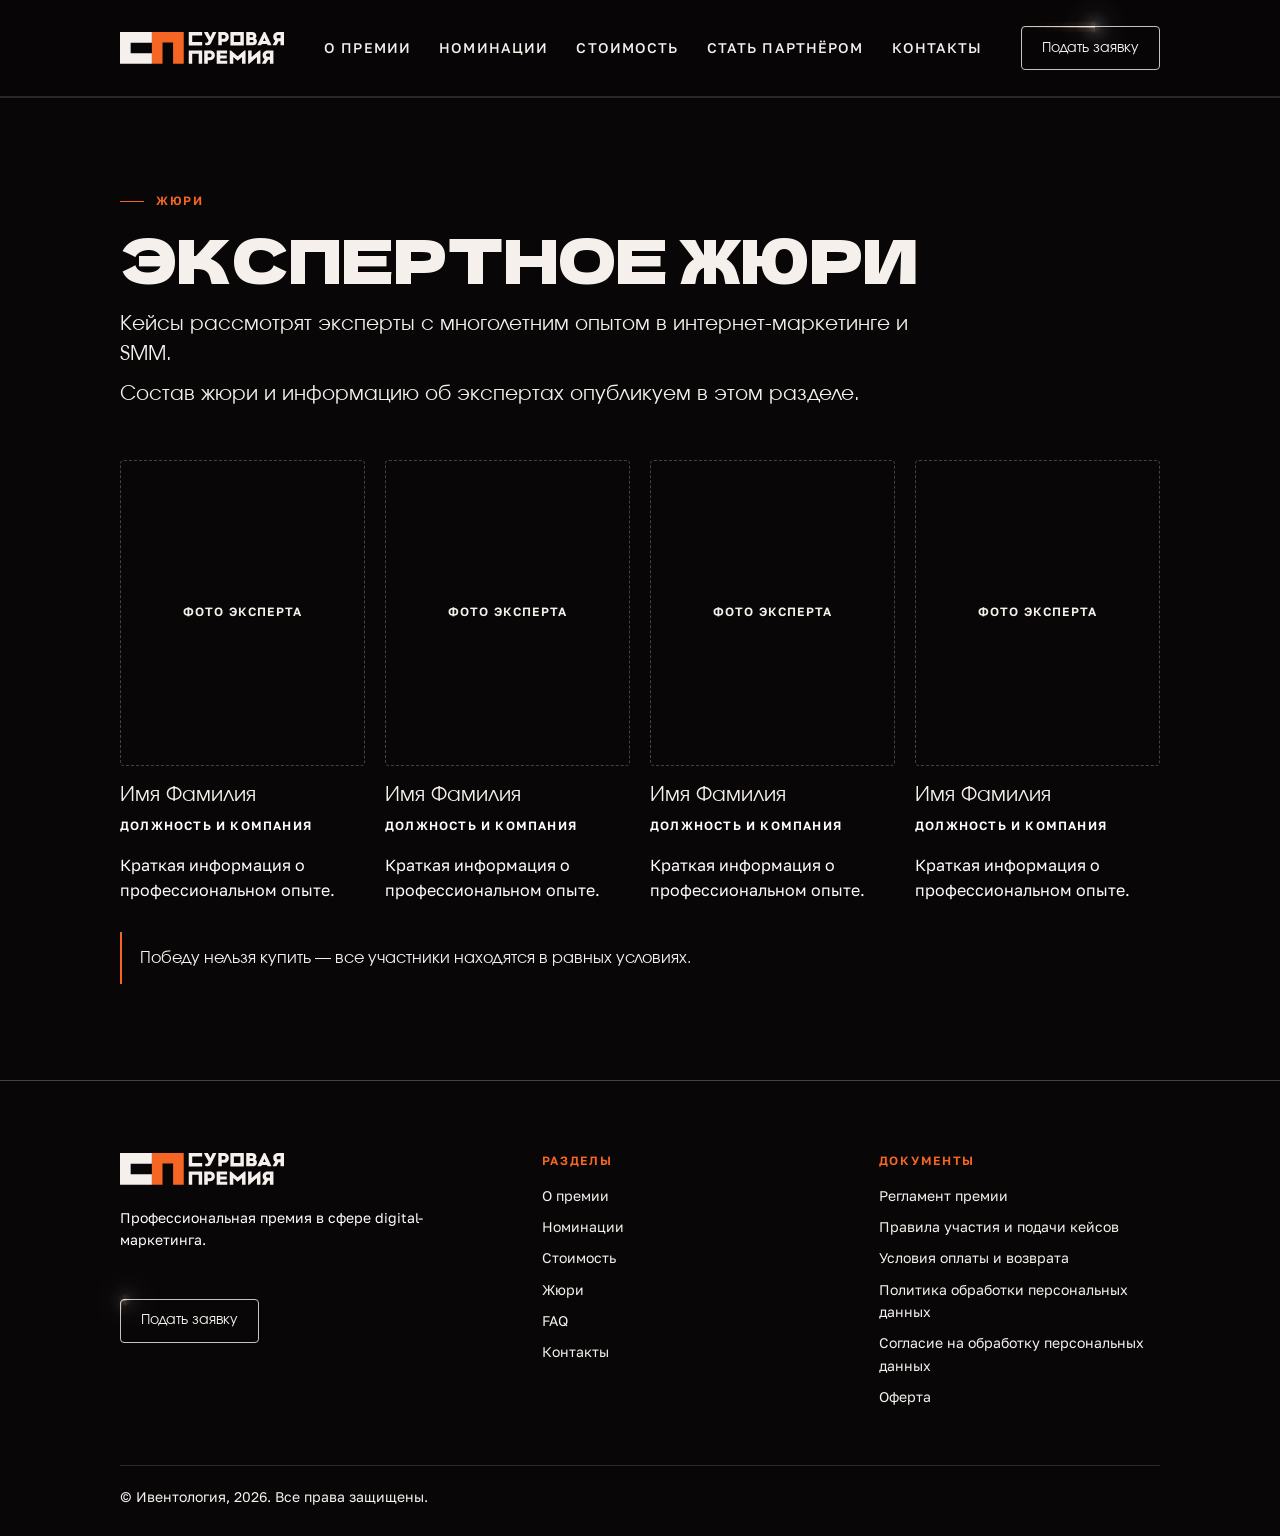
<file: jury.html>
<!DOCTYPE html>
<html lang="ru">
<head>
  <meta charset="UTF-8" />
  <meta name="viewport" content="width=device-width, initial-scale=1" />
  <title>Экспертное жюри — Суровая премия</title>
  <meta name="description" content="Экспертное жюри Суровой премии: состав и информация об экспертах в сфере интернет-маркетинга и SMM." />
  <meta name="robots" content="noindex, nofollow" />
  <meta name="theme-color" content="#080607" />
  <link rel="icon" href="logo.svg" type="image/svg+xml" />
  <link rel="preload" href="fonts/golos-text-cyrillic.woff2" as="font" type="font/woff2" crossorigin />
  <link rel="preload" href="fonts/golos-text-latin.woff2" as="font" type="font/woff2" crossorigin />
  <link rel="preload" href="fonts/Involve-Regular.woff2" as="font" type="font/woff2" crossorigin />
  <link rel="preload" href="fonts/dela-gothic-one-cyrillic.woff2" as="font" type="font/woff2" crossorigin />
  <link rel="stylesheet" href="css/tokens.css?v=10" />
  <link rel="stylesheet" href="css/style.css?v=128" />
</head>
<body>

<header class="header">
  <div class="wrap header__inner">
    <a class="logo" href="index.html" aria-label="Суровая премия — на главную">
      <img class="logo__img" src="logo.svg" alt="Суровая премия" width="230" height="45" />
    </a>

    <nav class="nav" id="nav">
      <ul class="nav__list">
        <li><a href="index.html#about">О премии</a></li>
        <li><a href="index.html#nominations">Номинации</a></li>
        <li><a href="index.html#pricing">Стоимость</a></li>
        <li><a href="index.html#partners">Стать партнёром</a></li>
        <li><a href="index.html#contacts">Контакты</a></li>
      </ul>
      <a class="btn btn--sm" href="https://salebot.site/st/bw6e/conf_surov_forum_prem" target="_blank" rel="noopener">Подать заявку</a>

      <div class="nav__contacts">
        <span class="nav__contacts-label">Контакты</span>
        <a class="nav__mail" href="mailto:info@smmconfa.ru">info@smmconfa.ru</a>
        <div class="socials nav__socials">
          <a class="socials__link socials__link--tg" href="https://t.me/surrrovo" target="_blank" rel="noopener" aria-label="Telegram" title="Telegram">
            <svg viewBox="0 0 44 37" role="img" aria-hidden="true" focusable="false"><path fill="currentColor" d="M2.68367 16.3994C2.68367 16.3994 21.9309 8.50037 28.6061 5.71892C31.1651 4.60643 39.843 1.04616 39.843 1.04616C39.843 1.04616 43.8482 -0.511328 43.5144 3.27129C43.4031 4.82893 42.5131 10.2804 41.6231 16.1769C40.288 24.5211 38.8417 33.644 38.8417 33.644C38.8417 33.644 38.6192 36.203 36.7278 36.648C34.8365 37.093 31.7213 35.0905 31.1651 34.6453C30.7199 34.3117 22.8209 29.3051 19.9283 26.8574C19.1494 26.19 18.2594 24.855 20.0394 23.2973C24.0447 19.6259 28.8286 15.0644 31.7213 12.1718C33.0564 10.8367 34.3914 7.72155 28.8286 11.5042C20.9296 16.9558 13.1417 22.0735 13.1417 22.0735C13.1417 22.0735 11.3616 23.186 8.02393 22.1847C4.68616 21.1835 0.792211 19.8484 0.792211 19.8484C0.792211 19.8484 -1.87776 18.1796 2.68367 16.3994Z"/></svg>
          </a>
          <a class="socials__link socials__link--vk" href="https://vk.com/smmconfa" target="_blank" rel="noopener" aria-label="ВКонтакте" title="ВКонтакте">
            <svg viewBox="0 0 49 30" role="img" aria-hidden="true" focusable="false"><path fill="currentColor" fill-rule="evenodd" clip-rule="evenodd" d="M47.6416 2.69182C47.9846 1.54843 47.6416 0.748047 46.0409 0.748047H40.705C39.3329 0.748047 38.7231 1.4722 38.3801 2.27258C38.3801 2.27258 35.6741 8.90429 31.8246 13.173C30.5669 14.4307 30.0333 14.8119 29.3472 14.8119C29.0042 14.8119 28.5088 14.4307 28.5088 13.2873V2.69182C28.5088 1.31975 28.1276 0.748047 26.9842 0.748047H18.5993C17.7608 0.748047 17.2272 1.39597 17.2272 1.96767C17.2272 3.26352 19.1329 3.56843 19.3616 7.15108V15.0024C19.3616 16.7175 19.0567 17.0224 18.3706 17.0224C16.5793 17.0224 12.1581 10.3907 9.56644 2.76805C9.03285 1.35786 8.53738 0.748047 7.1653 0.748047H1.82944C0.304906 0.748047 0 1.4722 0 2.27258C0 3.68277 1.79132 10.6956 8.42304 19.9572C12.8442 26.284 19.0567 29.7142 24.6974 29.7142C28.0895 29.7142 28.5088 28.9519 28.5088 27.656V22.8538C28.5088 21.3292 28.8137 21.0243 29.9189 21.0243C30.7193 21.0243 32.0533 21.4055 35.2167 24.4545C38.8375 28.0753 39.4473 29.7142 41.4673 29.7142H46.8031C48.3277 29.7142 49.0899 28.9519 48.6326 27.4655C48.1371 25.9791 46.422 23.8066 44.1352 21.2149C42.8775 19.7285 41.0099 18.1658 40.4763 17.3654C39.6759 16.3364 39.9046 15.879 40.4763 15.0024C40.4763 14.9643 46.9937 5.81712 47.6416 2.69182Z"/></svg>
          </a>
          <a class="socials__link socials__link--max" href="https://max.ru/channel_smmconfa" target="_blank" rel="noopener" aria-label="MAX" title="MAX">
            <svg viewBox="0 0 720 720" role="img" aria-hidden="true" focusable="false"><path fill="currentColor" d="M350.4,9.6C141.8,20.5,4.1,184.1,12.8,390.4c3.8,90.3,40.1,168,48.7,253.7,2.2,22.2-4.2,49.6,21.4,59.3,31.5,11.9,79.8-8.1,106.2-26.4,9-6.1,17.6-13.2,24.2-22,27.3,18.1,53.2,35.6,85.7,43.4,143.1,34.3,299.9-44.2,369.6-170.3C799.6,291.2,622.5-4.6,350.4,9.6h0ZM269.4,504c-11.3,8.8-22.2,20.8-34.7,27.7-18.1,9.7-23.7-.4-30.5-16.4-21.4-50.9-24-137.6-11.5-190.9,16.8-72.5,72.9-136.3,150-143.1,78-6.9,150.4,32.7,183.1,104.2,72.4,159.1-112.9,316.2-256.4,218.6h0Z"/></svg>
          </a>
        </div>
      </div>
    </nav>

    <a class="btn btn--sm header__cta" href="https://salebot.site/st/bw6e/conf_surov_forum_prem" target="_blank" rel="noopener">Подать заявку</a>

    <button class="burger" type="button" id="burger" aria-label="Меню" aria-expanded="false" aria-controls="nav">
      <span></span><span></span><span></span>
    </button>
  </div>
</header>

<main>

  <section class="section section--jury">
    <div class="wrap">
      <div class="section-head">
        <span class="eyebrow">Жюри</span>
        <h1>Экспертное жюри</h1>
        <p class="lead">Кейсы рассмотрят эксперты с многолетним опытом в интернет-маркетинге и SMM.</p>
        <p class="lead">Состав жюри и информацию об экспертах опубликуем в этом разделе.</p>
      </div>

      <div class="grid grid--4">
        <article class="jury-card">
          <div class="ph ratio-4x5">Фото эксперта</div>
          <div class="jury-card__name">Имя Фамилия</div>
          <div class="jury-card__role">Должность и компания</div>
          <p class="muted" style="margin-top:8px">Краткая информация о профессиональном опыте.</p>
        </article>
        <article class="jury-card">
          <div class="ph ratio-4x5">Фото эксперта</div>
          <div class="jury-card__name">Имя Фамилия</div>
          <div class="jury-card__role">Должность и компания</div>
          <p class="muted" style="margin-top:8px">Краткая информация о профессиональном опыте.</p>
        </article>
        <article class="jury-card">
          <div class="ph ratio-4x5">Фото эксперта</div>
          <div class="jury-card__name">Имя Фамилия</div>
          <div class="jury-card__role">Должность и компания</div>
          <p class="muted" style="margin-top:8px">Краткая информация о профессиональном опыте.</p>
        </article>
        <article class="jury-card">
          <div class="ph ratio-4x5">Фото эксперта</div>
          <div class="jury-card__name">Имя Фамилия</div>
          <div class="jury-card__role">Должность и компания</div>
          <p class="muted" style="margin-top:8px">Краткая информация о профессиональном опыте.</p>
        </article>
      </div>

      <p class="note-strong">Победу нельзя купить — все участники находятся в равных условиях.</p>
    </div>
  </section>

</main>

<footer class="footer">
  <div class="wrap">
    <div class="footer__top">
      <div>
        <a class="logo" href="index.html" aria-label="Суровая премия — на главную">
          <img class="logo__img" src="logo.svg" alt="Суровая премия" width="230" height="45" />
        </a>
        <p class="footer__tagline">Профессиональная премия в сфере digital-маркетинга.</p>
        <p style="margin-top:24px"><a class="btn btn--sm" href="https://salebot.site/st/bw6e/conf_surov_forum_prem" target="_blank" rel="noopener">Подать заявку</a></p>
      </div>

      <div class="footer__col">
        <h3>Разделы</h3>
        <ul>
          <li><a href="index.html#about">О премии</a></li>
          <li><a href="index.html#nominations">Номинации</a></li>
          <li><a href="index.html#pricing">Стоимость</a></li>
          <li><a href="jury.html">Жюри</a></li>
          <li><a href="index.html#faq">FAQ</a></li>
          <li><a href="index.html#contacts">Контакты</a></li>
        </ul>
      </div>

      <div class="footer__col">
        <h3>Документы</h3>
        <ul>
          <li><a href="https://marketingawards.ru/condition.html" target="_blank" rel="noopener">Регламент премии</a></li>
          <li><a href="https://marketingawards.ru/condition.html" target="_blank" rel="noopener">Правила участия и подачи кейсов</a></li>
          <li><a href="docs/oferta" target="_blank" rel="noopener">Условия оплаты и возврата</a></li>
          <li><a href="docs/privacy" target="_blank" rel="noopener">Политика обработки персональных данных</a></li>
          <li><a href="docs/consent" target="_blank" rel="noopener">Согласие на обработку персональных данных</a></li>
          <li><a href="docs/oferta" target="_blank" rel="noopener">Оферта</a></li>
        </ul>
      </div>
    </div>

    <div class="footer__bottom">
      <span>© Ивентология, 2026. Все права защищены.</span>
    </div>
  </div>
</footer>

<script src="js/star-border.js?v=2"></script>
<script src="js/app.js?v=17"></script>
</body>
</html>
</file>
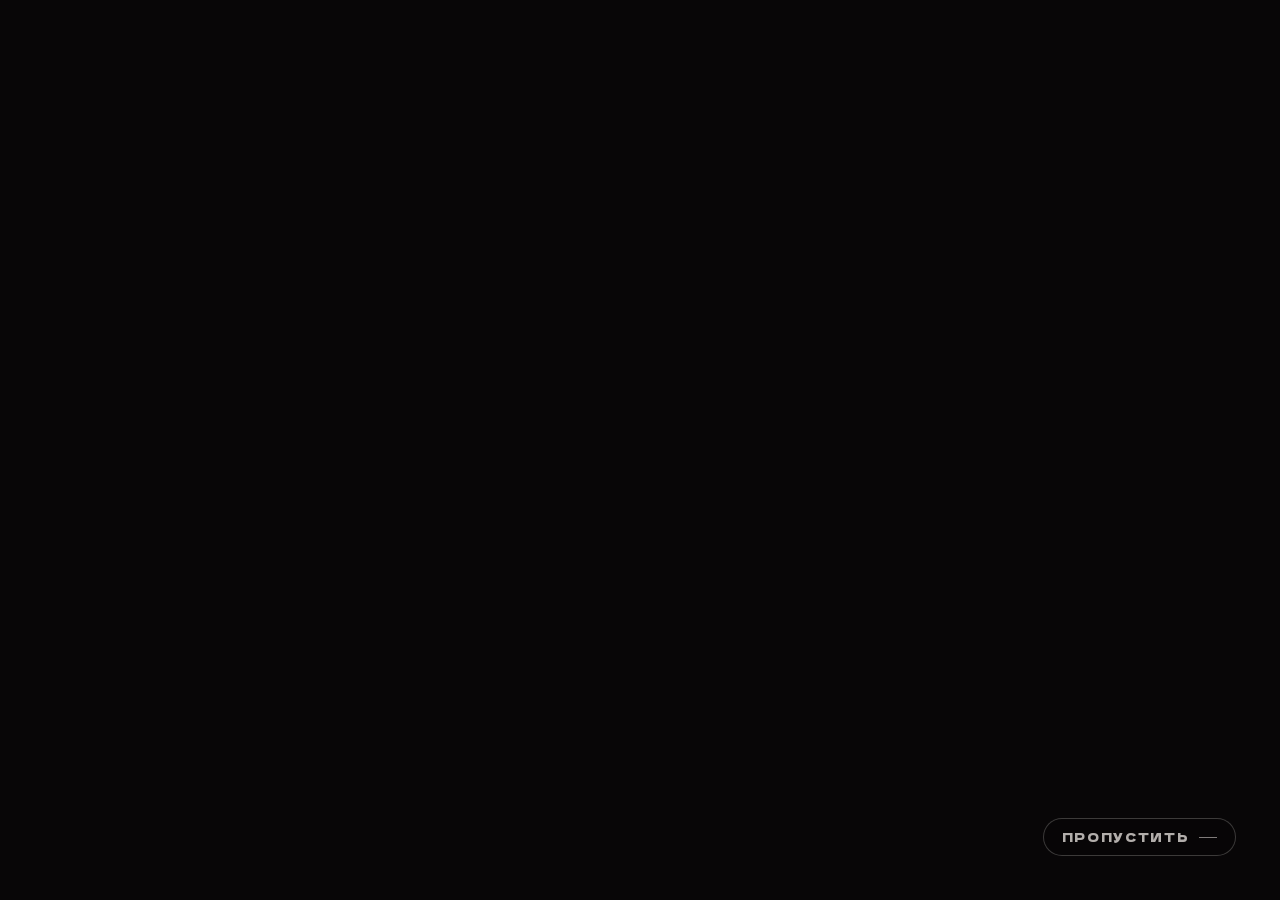
<file: test-intro.html>
<!DOCTYPE html>
<html lang="ru">
<head>
  <meta charset="UTF-8" />
  <meta name="viewport" content="width=device-width, initial-scale=1" />
  <title>Тест заставки — Суровая премия</title>
  <meta name="robots" content="noindex, nofollow" />
  <meta name="theme-color" content="#080607" />
  <link rel="icon" href="logo.svg" type="image/svg+xml" />
  <link rel="preload" href="fonts/golos-text-cyrillic.woff2" as="font" type="font/woff2" crossorigin />
  <link rel="preload" href="fonts/dela-gothic-one-cyrillic.woff2" as="font" type="font/woff2" crossorigin />
  <link rel="stylesheet" href="css/tokens.css?v=10" />
  <link rel="stylesheet" href="css/intro.css?v=6" />
  <noscript>
    <style>
      .intro { display: none !important; }
      body.is-intro { overflow: auto; }
    </style>
  </noscript>
</head>
<body class="is-intro">

  <!-- Тест заставки. ?t=3.2 — стоп-кадр на нужной секунде, ?intro=0 — сразу сайт. -->
  <!-- Тестируемая страница сайта лежит под заставкой -->
  <iframe class="site-frame" data-site-frame src="index.html?intro=0" title="Суровая премия"></iframe>

  <!-- Заставка: огонь виден только внутри букв -->
  <div class="intro" id="intro" data-intro>
    <canvas class="intro__canvas" data-intro-canvas aria-hidden="true"></canvas>
    <div class="intro__vignette" aria-hidden="true"></div>
    <video class="intro__video"
           data-intro-video
           muted
           loop
           playsinline
           webkit-playsinline
           preload="auto"
           disablepictureinpicture
           disableremoteplayback
           aria-hidden="true"></video>

    <button class="intro__skip" type="button" data-intro-skip>Пропустить</button>
  </div>

  <button class="intro-replay" type="button" data-intro-replay hidden>Заставка заново</button>

  <script src="js/intro.js?v=8" defer></script>
</body>
</html>
</file>
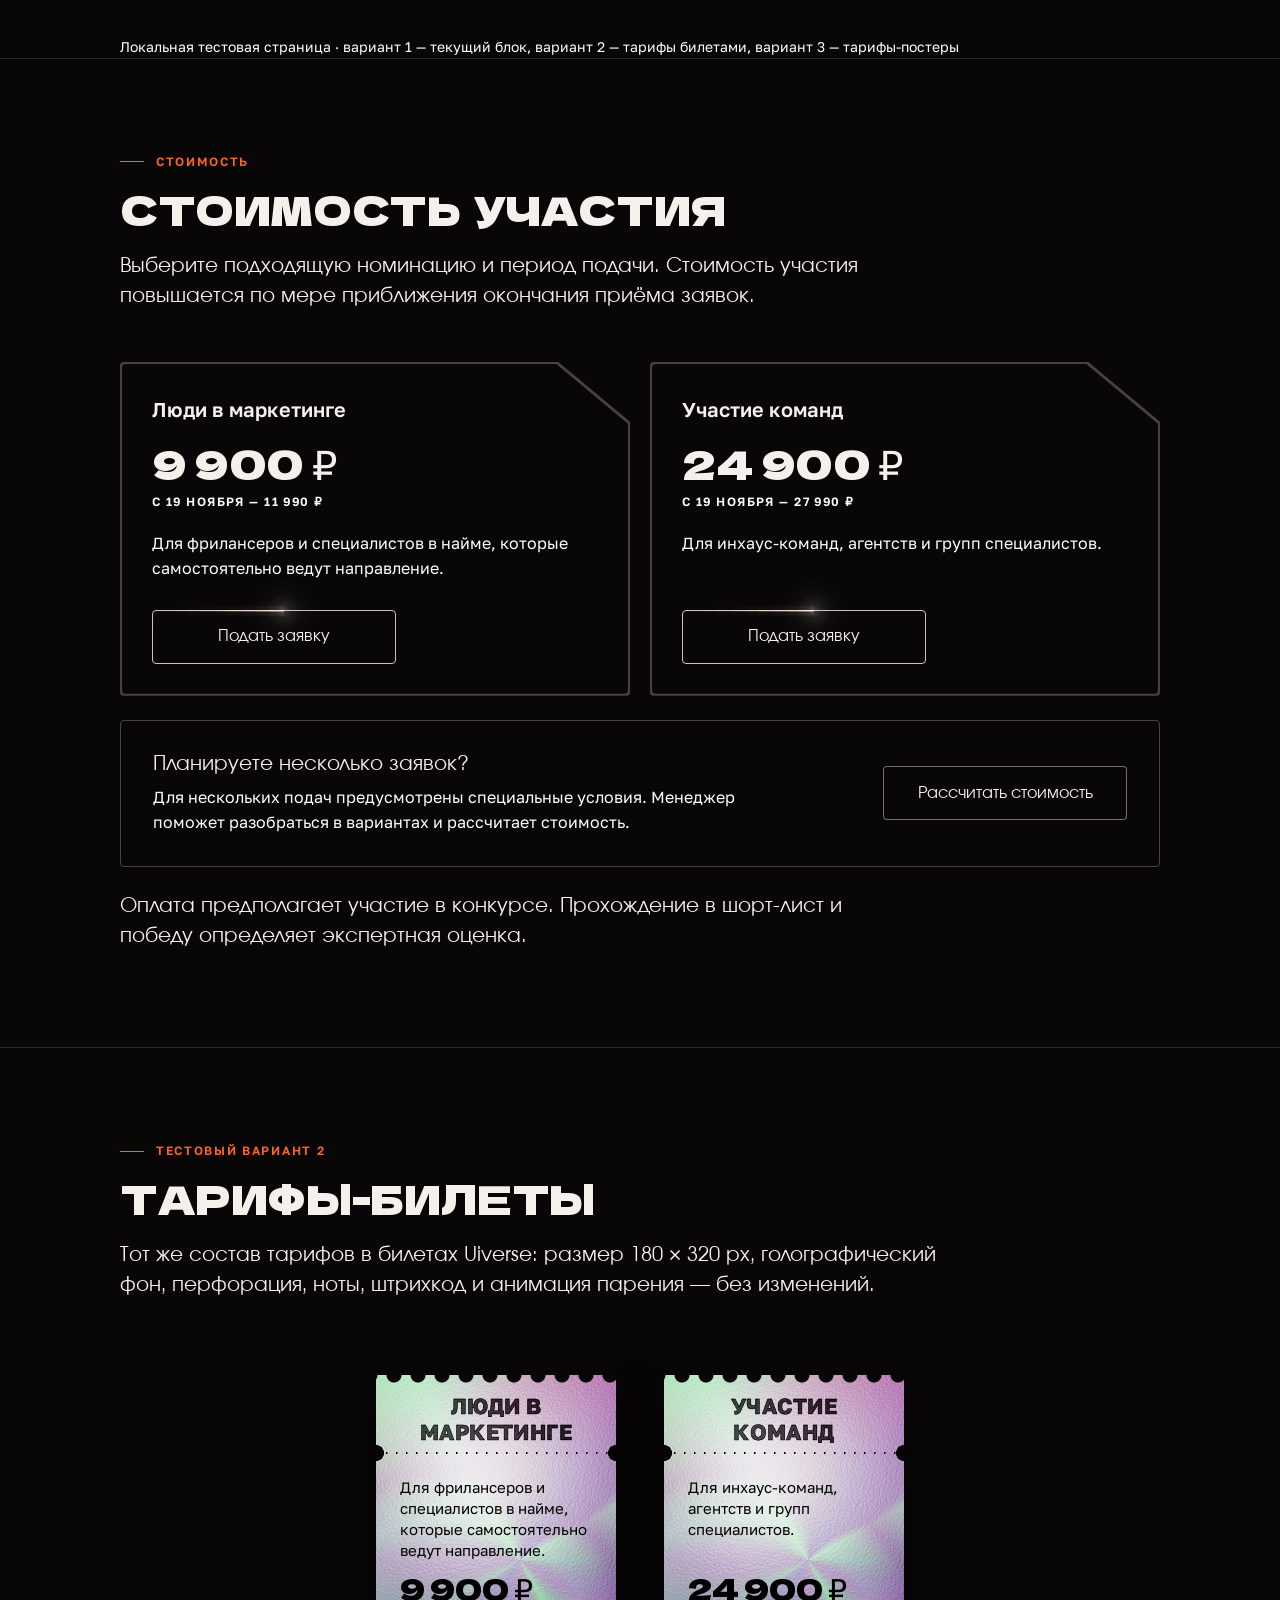
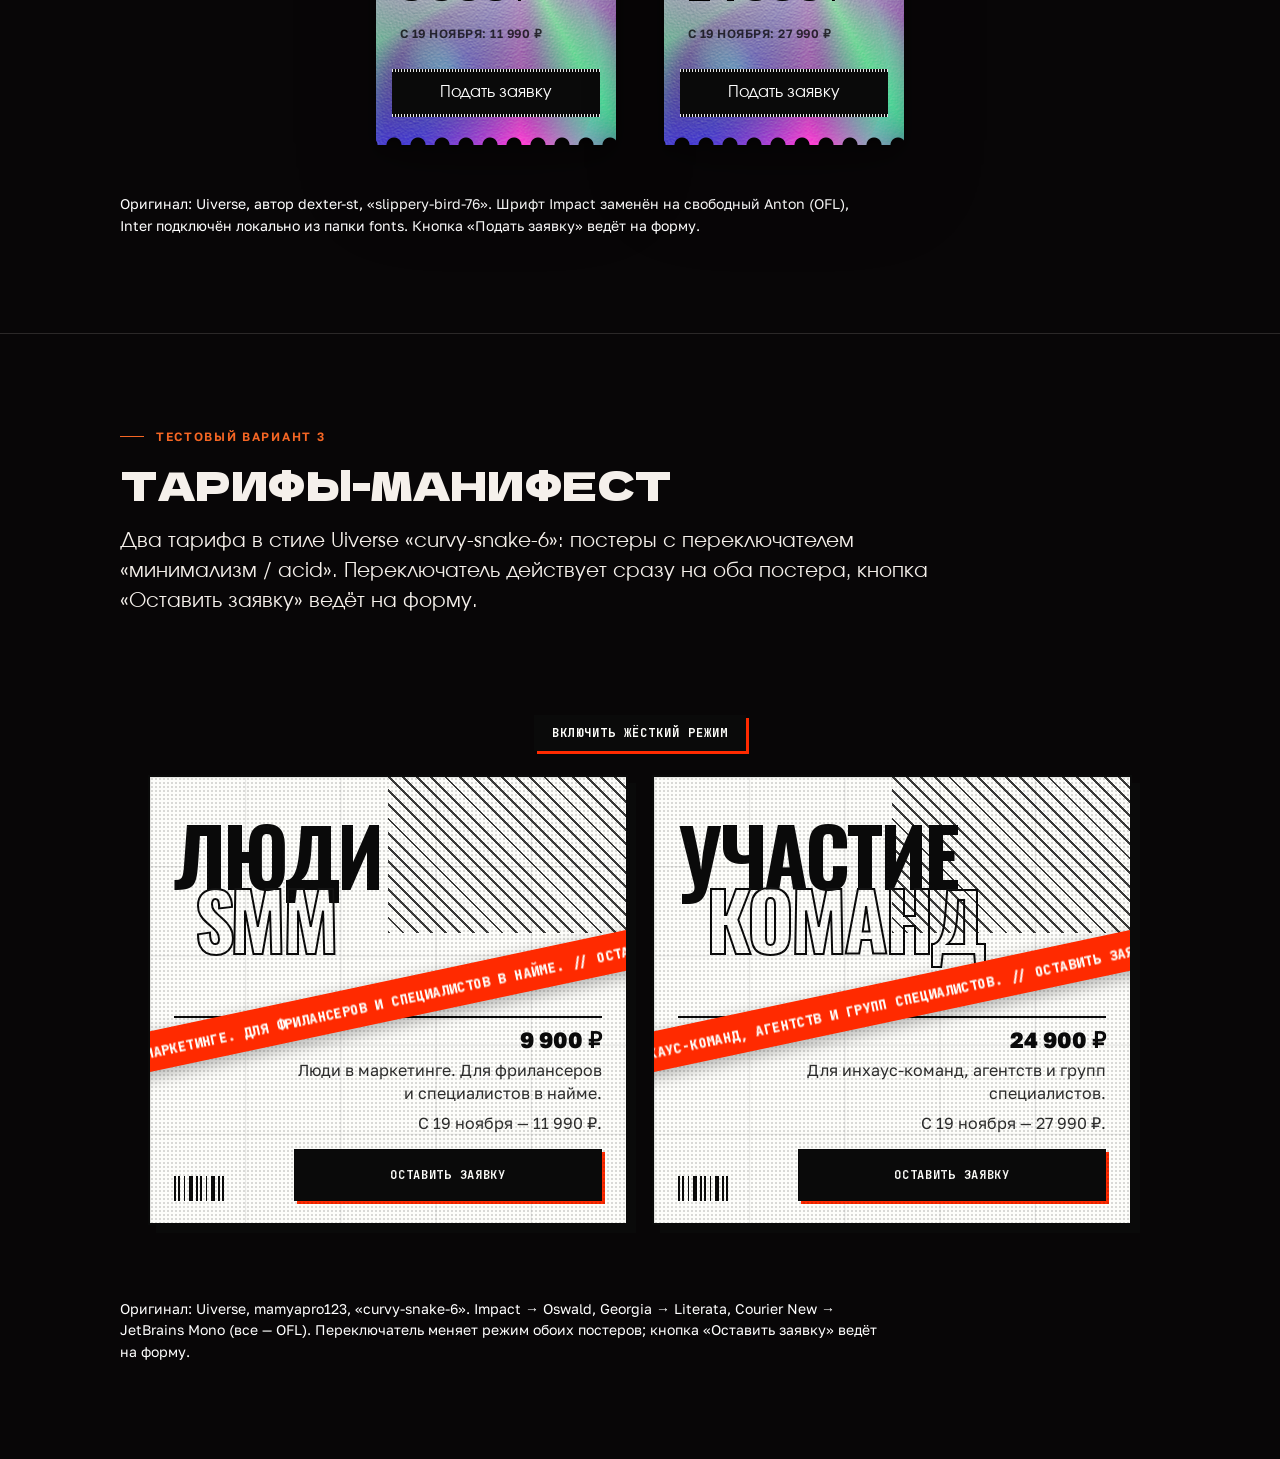
<file: test-tariffs.html>
<!DOCTYPE html>
<html lang="ru">
<head>
  <meta charset="UTF-8" />
  <meta name="viewport" content="width=device-width, initial-scale=1" />
  <title>Тест: стоимость участия — карточки, билеты, постеры</title>
  <meta name="robots" content="noindex, nofollow" />
  <meta name="theme-color" content="#080607" />
  <link rel="icon" href="logo.svg" type="image/svg+xml" />
  <link rel="stylesheet" href="css/tokens.css?v=9" />
  <link rel="stylesheet" href="css/style.css?v=51" />

  <style>
    /* ==========================================================================
       Билеты — стиль Uiverse (dexter-st, slippery-bird-76), перенесён без
       изменения значений. Отличия только технические:
       1) классы получили префикс ticket-, чтобы стили сайта (.card, .header,
          .footer, .body, .number и т.д.) не перекрывали билет;
       2) keyframes и id SVG-фильтра переименованы, чтобы не пересекаться с сайтом;
       3) возвращены значения по умолчанию демо-страницы Uiverse: чёрный текст,
          line-height normal, нулевой радиус (сайт задаёт белый текст и радиус 4px);
       4) один общий SVG-фильтр на два билета (в оригинале фильтр лежал в карточке);
       5) Inter подключён локально, Impact заменён на свободный Anton (OFL).
       ========================================================================== */

    @font-face {
      font-family: "Inter";
      src: url("fonts/Inter-Regular.woff2") format("woff2");
      font-weight: 400;
      font-style: normal;
      font-display: swap;
    }
    @font-face {
      font-family: "Inter";
      src: url("fonts/Inter-Medium.woff2") format("woff2");
      font-weight: 500;
      font-style: normal;
      font-display: swap;
    }
    @font-face {
      font-family: "Anton";
      src: url("fonts/anton-latin.woff2") format("woff2");
      font-weight: 400;
      font-style: normal;
      font-display: swap;
    }
    @font-face {
      font-family: "Oswald";
      src: url("fonts/oswald-cyrillic-700.woff2") format("woff2");
      font-weight: 700;
      font-style: normal;
      font-display: swap;
      unicode-range: U+0301, U+0400-045F, U+0490-0491, U+04B0-04B1, U+2116;
    }
    @font-face {
      font-family: "Oswald";
      src: url("fonts/oswald-latin-700.woff2") format("woff2");
      font-weight: 700;
      font-style: normal;
      font-display: swap;
      unicode-range: U+0000-00FF, U+0131, U+0152-0153, U+02BB-02BC, U+02C6, U+02DA, U+02DC, U+0304, U+0308, U+0329, U+2000-206F, U+20AC, U+2122, U+2191, U+2193, U+2212, U+2215, U+FEFF, U+FFFD;
    }
    @font-face {
      font-family: "Literata";
      src: url("fonts/Literata-Regular.woff2") format("woff2");
      font-weight: 400;
      font-style: normal;
      font-display: swap;
    }
    @font-face {
      font-family: "Literata";
      src: url("fonts/Literata-Medium.woff2") format("woff2");
      font-weight: 500;
      font-style: normal;
      font-display: swap;
    }
    @font-face {
      font-family: "JetBrains Mono";
      src: url("fonts/jetbrains-mono-cyrillic.woff2") format("woff2");
      font-weight: 300 800;
      font-style: normal;
      font-display: swap;
      unicode-range: U+0301, U+0400-045F, U+0490-0491, U+04B0-04B1, U+2116;
    }
    @font-face {
      font-family: "JetBrains Mono";
      src: url("fonts/jetbrains-mono-latin.woff2") format("woff2");
      font-weight: 300 800;
      font-style: normal;
      font-display: swap;
      unicode-range: U+0000-00FF, U+0131, U+0152-0153, U+02BB-02BC, U+02C6, U+02DA, U+02DC, U+0304, U+0308, U+0329, U+2000-206F, U+20AC, U+2122, U+2191, U+2193, U+2212, U+2215, U+FEFF, U+FFFD;
    }

    .ticket-demo {
      position: relative;
      display: flex;
      flex-wrap: wrap;
      align-items: flex-start;
      justify-content: center;
      gap: 48px;
      padding: 24px 0 8px;
    }

    .ticket-filter {
      position: absolute;
      width: 0;
      height: 0;
      overflow: hidden;
    }

    /* ---------- оригинальный CSS билета ---------- */

    .ticket {
      --width: 240px;
      --height: 370px;
      --perforation-size: 12px;
      --cutouts-adjust: 70px;

      position: relative;
      display: grid;
      grid-template-rows: auto 1fr auto;
      gap: 1rem;
      grid-template-areas:
        "header"
        "body"
        "footer";

      width: var(--width);
      height: var(--height);
      padding: var(--perforation-size) 0;

      font-family: var(--font-base);
      font-size: 1rem;
      user-select: none;
      overflow: hidden;

      /* возврат к значениям по умолчанию оригинальной демо-страницы */
      color: #000;
      line-height: normal;
      border-radius: 0;

      filter: drop-shadow(0 2px 1px #00000025) drop-shadow(0 4px 3px #00000025)
        drop-shadow(0 10px 9px #00000025) drop-shadow(0 20px 20px #00000025)
        drop-shadow(0 40px 40px #00000025);
      animation: ticket-hover 3s ease infinite;
      will-change: transform;
    }

    @keyframes ticket-hover {
      50% {
        transform: translateY(-7px);
      }
    }

    .ticket-bg {
      position: absolute;
      inset: 0;
      border-radius: inherit;
      background-color: #fff;
      filter: url(#ticket-bump);
      mask:
        /* top perforations */
        radial-gradient(
          circle at 50% 0,
          #fff0 calc(var(--perforation-size) - 5px),
          #000 calc(var(--perforation-size) - 4px)
        ),
        /* bottom perforations */
          radial-gradient(
            circle at 50% 100%,
            #fff0 calc(var(--perforation-size) - 5px),
            #000 calc(var(--perforation-size) - 4px)
          ),
        /* left notch */
          radial-gradient(circle 8px at left center, #000 98%, #0000 100%),
        /* right notch */
          radial-gradient(circle 8px at right center, #000 98%, #0000 100%),
        /* cut perforation */
          repeating-linear-gradient(
            90deg,
            #000 10px,
            #000 15px,
            #0000 16px,
            #0000 24px
          );

      mask-repeat: repeat-x, repeat-x, no-repeat, no-repeat, repeat-x;

      mask-size:
        calc(var(--perforation-size) * 2) 100%,
        calc(var(--perforation-size) * 2) 100%,
        16px 16px,
        16px 16px,
        10px 2px;

      mask-position:
        calc(0.5 * var(--perforation-size)) top,
        calc(0.5 * var(--perforation-size)) bottom,
        left var(--cutouts-adjust),
        right var(--cutouts-adjust),
        0 calc(var(--cutouts-adjust) + 7px);

      mask-composite: intersect, exclude, add, add;
    }

    .ticket-holographic {
      background-image: linear-gradient(to bottom, #fe58, 90%, #0002),
        conic-gradient(
          at 60% 50%,
          #ccc,
          #ff6bfe,
          #00f9f8,
          #ddd,
          #0081fd,
          #eef0bc,
          #0081fd,
          #ff6bfe,
          #0002,
          #0081fd,
          #ddd,
          #01fefb,
          #ccc
        );
    }
    .ticket-holographic::before {
      content: "";
      position: absolute;
      inset: 0;
      border-radius: inherit;
      background: radial-gradient(circle at 70% 20%, #f0f, #0000),
        repeating-radial-gradient(circle at 30% 80%, #fff, #f4a 48px, #eeeeee 150px);
      mix-blend-mode: color-burn;
    }
    .ticket-holographic::after {
      content: "";
      position: absolute;
      inset: 0;
      border-radius: inherit;
      background: linear-gradient(to bottom, #f205, #f00, #0f0, #f205);
      mix-blend-mode: difference;

      animation: ticket-bg-pos 3s ease-in-out infinite alternate;
      background-position: 0 0;
      background-size: 100% 300%;
      background-repeat: repeat;
    }

    @keyframes ticket-bg-pos {
      to {
        background-position: 0 500px;
      }
    }

    .ticket-header {
      position: relative;
      grid-area: header;
      margin: 0 8px;
      text-align: center;
      z-index: 1;
      font-family: var(--font-base);
      font-weight: 700;
      font-size: 2.75rem;
      letter-spacing: 2px;
      color: #ffffff9f;
      text-shadow: 0 0 0 #000;
      -webkit-text-stroke: #fff 0.5px;
      mix-blend-mode: difference;
    }

    .ticket-header--name {
      display: flex;
      flex-direction: column;
      justify-content: center;
      height: 66px;
      font-size: 1.35rem;
      line-height: 1.2;
      letter-spacing: 0.02em;
    }

    .ticket-body {
      grid-area: body;
      margin: 0 1em;
      padding: 0.5em;
      font-weight: 400;
      z-index: 1;
    }

    .ticket-desc {
      min-height: 86px;
      margin: 0 0 10px;
      font-size: 15px;
      line-height: 1.4;
    }

    .ticket-price {
      margin: 0;
      color: #000;
      font-family: var(--slogan-font);
      font-size: 30px;
      font-weight: 400;
      line-height: 1.05;
      letter-spacing: -0.01em;
      white-space: nowrap;
    }

    .ticket-gap {
      height: 1.35em;
    }

    .ticket-note {
      margin: 0;
      font-size: 12px;
      font-weight: 600;
      letter-spacing: 0.04em;
      line-height: 1.4;
      text-transform: uppercase;
      white-space: nowrap;
      opacity: 0.72;
    }

    .ticket-footer {
      grid-area: footer;
      z-index: 1;

      margin: 0 1em 1em 1em;
    }

    .ticket-cta {
      position: relative;
      display: flex;
      align-items: center;
      justify-content: center;
      width: 100%;
      height: 48px;
      padding: 0 12px;
      background: #0a0a0a;
      color: #fff;
      font-family: var(--font-ui);
      font-size: 16px;
      font-weight: 400;
      letter-spacing: 0;
      line-height: 1.2;
      text-align: center;
      text-transform: none;
      text-decoration: none;
      overflow: hidden;
      transition: background 0.2s ease, color 0.2s ease;
    }

    .ticket-cta::before,
    .ticket-cta::after {
      content: "";
      position: absolute;
      left: 0;
      right: 0;
      height: 3px;
      background: repeating-linear-gradient(
        to right,
        currentColor 0 1px,
        transparent 1px 3px,
        currentColor 3px 4px,
        transparent 4px 6px
      );
      opacity: 0.9;
    }

    .ticket-cta::before { top: 0; }
    .ticket-cta::after { bottom: 0; }

    .ticket-cta:hover {
      background: #fff;
      color: #000;
    }

    .ticket-cta:focus-visible {
      outline: 2px solid #0a0a0a;
      outline-offset: 2px;
    }

    .test-note {
      max-width: 760px;
      margin-top: 40px;
    }

    @media (max-width: 560px) {
      .ticket-demo { gap: 32px; }
    }

    /* ==========================================================================
       Постеры — стиль Uiverse (mamyapro123, curvy-snake-6), перенесён
       без изменения визуальных значений. Отличия только технические:
       1) добавлены обёртка .manifesto-demo, ряд .poster-row и кнопка .poster-cta;
       2) шрифты заменены на свободные: Impact → Oswald, Georgia → Literata,
          Courier New → JetBrains Mono (все OFL);
       3) line-height normal возвращён, чтобы стили сайта не растягивали ленту;
       4) чекбокс скрыт визуально, но остаётся доступен с клавиатуры;
       5) переключатель один на два постера — режим меняется сразу у обоих.
       ========================================================================== */

    .manifesto-demo {
      max-width: 1040px;
      margin: 0 auto;
      padding: clamp(24px, 3vw, 40px) clamp(12px, 2vw, 20px);
      background: transparent;
    }

    .manifesto-demo .manifesto-showcase .presentation-stage {
      padding-left: 0;
      padding-right: 0;
    }

    .poster-row {
      display: flex;
      flex-wrap: wrap;
      align-items: flex-start;
      justify-content: center;
      gap: 24px;
      width: 100%;
    }

    .poster-cta {
      display: inline-flex;
      align-items: center;
      justify-content: center;
      gap: 8px;
      width: 100%;
      min-height: 52px;
      margin-top: 14px;
      padding: 12px 20px;
      border: 2px solid var(--text-main);
      background: var(--text-main);
      color: var(--bg-inner);
      font-family: var(--font-mono);
      font-size: 0.75rem;
      font-weight: 700;
      letter-spacing: 0.06em;
      line-height: 1;
      text-transform: uppercase;
      text-decoration: none;
      box-shadow: 3px 3px 0px var(--accent);
      transition: transform 0.2s ease, box-shadow 0.2s ease,
        background 0.3s ease, color 0.3s ease;
      cursor: pointer;
    }

    .poster-cta:hover {
      transform: translate(-2px, -2px);
      box-shadow: 5px 5px 0px var(--accent);
    }

    .poster-cta:active {
      transform: translate(2px, 2px);
      box-shadow: 0px 0px 0px var(--accent);
    }

    .poster-cta:focus-visible {
      outline: 3px solid var(--text-main);
      outline-offset: 3px;
    }

    /* --- оригинальный CSS постера --- */
    .manifesto-showcase {
      --bg-outer: transparent; /* Fully transparent background */
      --bg-inner: #fdfdfa;
      --text-main: #0a0a0a;
      --accent: #ff2a00;
      --shadow-color: #0a0a0a;

      --geo-radius: 0%;
      --geo-bg: repeating-linear-gradient(
        45deg,
        var(--text-main) 0 2px,
        transparent 2px 10px
      );
      --geo-pos-x: -10%;
      --geo-pos-y: -10%;

      --font-display: "Oswald", sans-serif;
      --font-body: "Literata", serif;
      --font-mono: "JetBrains Mono", "Literata", monospace;

      position: relative;
      width: 100%;
      height: auto;
      display: flex;
      align-items: center;
      justify-content: center;
      box-sizing: border-box;
      line-height: normal;
    }

    .manifesto-showcase * {
      box-sizing: border-box;
    }

    /* Theme 2: Acid Brutalism (Triggered by checkbox) */
    .manifesto-showcase:has(.rebel-toggle:checked) {
      --bg-inner: #111111;
      --text-main: #ccff00;
      --accent: #ff007f;
      --shadow-color: #ff007f;

      --geo-radius: 50%;
      --geo-bg: radial-gradient(circle, var(--accent) 0%, transparent 70%);
      --geo-pos-x: 20%;
      --geo-pos-y: 20%;

      --font-display: "Oswald", sans-serif;
      --font-body: "Literata", serif;
    }

    .manifesto-showcase .rebel-toggle {
      position: absolute;
      width: 1px;
      height: 1px;
      margin: -1px;
      padding: 0;
      overflow: hidden;
      clip: rect(0 0 0 0);
      white-space: nowrap;
      border: 0;
    }

    .manifesto-showcase .rebel-toggle:focus-visible ~ .presentation-stage .aesthetic-switch {
      outline: 3px solid var(--text-main);
      outline-offset: 3px;
    }

    .manifesto-showcase .presentation-stage {
      display: flex;
      flex-direction: column;
      justify-content: center;
      align-items: center;
      width: 100%;
      height: auto;
      background-color: var(--bg-outer);
      padding: 10px;
      font-family: var(--font-body);
      perspective: 1000px;
    }

    /* --- THE CONTROL SWITCH --- */
    .manifesto-showcase .aesthetic-switch {
      display: inline-flex;
      align-items: center;
      justify-content: center;
      padding: 8px 16px;
      margin-bottom: 1.5rem; /* Reduced margin to fit */
      background: var(--text-main);
      color: var(--bg-inner);
      font-family: var(--font-mono);
      font-weight: bold;
      font-size: 0.75rem; /* Scaled down */
      letter-spacing: 1px;
      cursor: pointer;
      border: 2px solid var(--text-main);
      box-shadow: 3px 3px 0px var(--accent);
      transition: all 0.3s ease;
      z-index: 50;
      text-transform: uppercase;
    }

    .manifesto-showcase .aesthetic-switch:hover {
      transform: translate(-2px, -2px);
      box-shadow: 5px 5px 0px var(--accent);
    }

    .manifesto-showcase .aesthetic-switch:active {
      transform: translate(2px, 2px);
      box-shadow: 0px 0px 0px var(--accent);
    }

    .manifesto-showcase .mode-chaos {
      display: none;
    }
    .manifesto-showcase .rebel-toggle:checked ~ .presentation-stage .mode-clean {
      display: none;
    }
    .manifesto-showcase .rebel-toggle:checked ~ .presentation-stage .mode-chaos {
      display: inline;
    }

    /* --- THE POSTER ARTIFACT --- */
    .manifesto-showcase .poster-card {
      position: relative;
      width: min(480px, 100%);
      height: 450px;
      background-color: var(--bg-inner);
      border: 2px solid var(--text-main);
      box-shadow: 8px 8px 0px var(--shadow-color);
      overflow: hidden;
      transition: all 0.6s cubic-bezier(0.83, 0, 0.17, 1);
      transform-style: preserve-3d;
    }

    .manifesto-showcase .poster-card:hover {
      transform: rotateY(5deg) rotateX(2deg) scale(1.02);
      box-shadow: 12px 12px 0px var(--shadow-color);
    }

    /* --- TEXTURES & GRIDS (Pure CSS) --- */
    .manifesto-showcase .css-mesh-grain {
      position: absolute;
      inset: 0;
      background-image: radial-gradient(var(--text-main) 1px, transparent 1px);
      background-size: 4px 4px;
      opacity: 0.15;
      pointer-events: none;
      z-index: 10;
    }

    .manifesto-showcase .drafting-grid {
      position: absolute;
      inset: 0;
      background-image: linear-gradient(
          to right,
          var(--text-main) 1px,
          transparent 1px
        ),
        linear-gradient(to bottom, var(--text-main) 1px, transparent 1px);
      background-size: 20% 20%;
      opacity: 0.1;
      pointer-events: none;
    }

    /* --- GEOMETRIC ART --- */
    .manifesto-showcase .geo-orb {
      position: absolute;
      top: var(--geo-pos-y);
      right: var(--geo-pos-x);
      width: 60%;
      height: 45%;
      background: var(--geo-bg);
      border-radius: var(--geo-radius);
      transition: all 0.8s cubic-bezier(0.83, 0, 0.17, 1);
      mix-blend-mode: multiply;
      opacity: 0.8;
    }

    /* --- TYPOGRAPHY --- */
    .manifesto-showcase .type-container {
      position: absolute;
      top: 10%;
      left: 5%;
      display: flex;
      flex-direction: column;
      z-index: 5;
    }

    .manifesto-showcase .huge-text {
      font-family: var(--font-display);
      font-weight: 700;
      font-size: clamp(4rem, 8vw, 5rem);
      line-height: 0.8;
      letter-spacing: -0.04em;
      color: var(--text-main);
      text-transform: uppercase;
      mix-blend-mode: exclusion;
      position: relative;
      transition: color 0.6s ease;
    }

    .manifesto-showcase .word-2 {
      margin-left: 10%;
      color: transparent;
      -webkit-text-stroke: 2px var(--text-main);
    }

    /* --- MARQUEE CAUTION TAPE --- */
    .manifesto-showcase .tape-ribbon {
      position: absolute;
      top: 46%;
      left: -30%;
      width: 160%;
      background: var(--accent);
      color: var(--bg-inner);
      transform: rotate(-12deg) scale(1.05);
      padding: 0.6rem 0;
      font-family: var(--font-mono);
      font-size: 0.8rem;
      font-weight: 900;
      white-space: nowrap;
      box-shadow: 0 5px 15px rgba(0, 0, 0, 0.3);
      z-index: 20;
      display: flex;
      overflow: hidden;
      transition: all 0.6s ease;
    }

    .manifesto-showcase .tape-scroll {
      display: flex;
      width: max-content;
      animation: manifestoScrollText 10s linear infinite;
      will-change: transform;
    }

    .manifesto-showcase .tape-scroll span {
      padding-right: 1rem;
    }

    @keyframes manifestoScrollText {
      to {
        transform: translateX(-50%);
      }
    }

    /* --- FOOTER & BARCODE --- */
    .manifesto-showcase .poster-footer {
      position: absolute;
      bottom: 5%;
      left: 5%;
      right: 5%;
      display: flex;
      justify-content: space-between;
      align-items: flex-end;
      z-index: 5;
      border-top: 2px solid var(--text-main);
      padding-top: 0.6rem;
      transition: border-color 0.6s ease;
    }

    .manifesto-showcase .barcode {
      width: 50px;
      height: 25px;
      /* Pure CSS Barcode Generator */
      background: repeating-linear-gradient(
        to right,
        var(--text-main) 0,
        var(--text-main) 2px,
        transparent 2px,
        transparent 4px,
        var(--text-main) 4px,
        var(--text-main) 6px,
        transparent 6px,
        transparent 10px,
        var(--text-main) 10px,
        var(--text-main) 11px,
        transparent 11px,
        transparent 15px,
        var(--text-main) 15px,
        var(--text-main) 19px,
        transparent 19px,
        transparent 22px
      );
      transition: background 0.6s ease;
    }

    .manifesto-showcase .manifesto-text {
      max-width: 72%;
      text-align: right;
      color: var(--text-main);
      transition: color 0.6s ease;
    }

    .manifesto-showcase .manifesto-text p {
      margin: 0;
    }

    .manifesto-showcase .desc {
      font-family: var(--font-base);
      font-size: 1rem;
      line-height: 1.45;
      opacity: 0.85;
      hyphens: none;
      text-wrap: pretty;
    }

    .manifesto-showcase .desc-date {
      display: block;
      margin-top: 6px;
      white-space: nowrap;
    }

    .manifesto-showcase .poster-price {
      margin: 0 0 0.35rem !important;
      font-family: var(--font-base);
      font-size: 1.375rem;
      font-weight: 800;
      line-height: 1.2;
      letter-spacing: -0.01em;
      text-transform: none;
    }

    .manifesto-showcase .nowrap {
      white-space: nowrap;
    }

    /* Reaction to Chaos Mode Checkbox */
    .manifesto-showcase .rebel-toggle:checked ~ .presentation-stage .geo-orb {
      animation: manifestoPulseAcid 3s ease-in-out infinite alternate;
      mix-blend-mode: screen;
      filter: blur(14px);
      will-change: transform, opacity;
    }

    .manifesto-showcase .rebel-toggle:checked ~ .presentation-stage .huge-text {
      text-shadow:
        4px 4px 0px var(--accent),
        -2px -2px 0px #00ffff;
      mix-blend-mode: normal;
    }

    @keyframes manifestoPulseAcid {
      0% {
        transform: scale(1) translate(0, 0);
        opacity: 0.6;
      }
      100% {
        transform: scale(1.2) translate(-10%, 10%);
        opacity: 1;
      }
    }

    /* Пауза всех CSS-анимаций, когда блок вне экрана или вкладка неактивна */
    .anim-paused *,
    .anim-paused *::before,
    .anim-paused *::after,
    body.page-hidden *,
    body.page-hidden *::before,
    body.page-hidden *::after {
      animation-play-state: paused !important;
    }

    @media (max-width: 560px) {
      .manifesto-showcase .poster-card { height: 540px; }
    }
  </style>
</head>
<body>

<main>

  <div class="wrap" style="padding-top:36px;padding-bottom:0">
    <p class="small muted">Локальная тестовая страница · вариант 1 — текущий блок, вариант 2 — тарифы билетами, вариант 3 — тарифы-постеры</p>
  </div>

  <!-- 9. СТОИМОСТЬ — текущий блок без изменений -->
  <section class="section" id="pricing">
    <div class="wrap">
      <div class="section-head">
        <span class="eyebrow">Стоимость</span>
        <h2>Стоимость участия</h2>
        <p class="lead">Выберите подходящую номинацию и период подачи. Стоимость участия повышается по мере приближения окончания приёма заявок.</p>
      </div>

      <div class="grid grid--2">
        <article class="card price-card">
          <h3>Люди в маркетинге</h3>
          <div class="price">9 900 ₽</div>
          <div class="price-note">с 19 ноября — 11 990 ₽</div>
          <p class="muted">Для фрилансеров и специалистов в найме, которые самостоятельно ведут направление.</p>
          <div class="price-card__action"><a class="btn" href="https://salebot.site/st/bw6e/conf_surov_forum_prem" target="_blank" rel="noopener">Подать заявку</a></div>
        </article>

        <article class="card price-card">
          <h3>Участие команд</h3>
          <div class="price">24 900 ₽</div>
          <div class="price-note">с 19 ноября — 27 990 ₽</div>
          <p class="muted">Для инхаус-команд, агентств и групп специалистов.</p>
          <div class="price-card__action"><a class="btn" href="https://salebot.site/st/bw6e/conf_surov_forum_prem" target="_blank" rel="noopener">Подать заявку</a></div>
        </article>
      </div>

      <div class="cta-strip">
        <div class="cta-strip__text">
          <h3>Планируете несколько заявок?</h3>
          <p class="muted">Для нескольких подач предусмотрены специальные условия. Менеджер поможет разобраться в вариантах и рассчитает стоимость.</p>
        </div>
        <a class="btn btn--ghost" href="https://salebot.site/st/bw6e/conf_surov_forum_prem" target="_blank" rel="noopener">Рассчитать стоимость</a>
      </div>

      <p class="lead" style="margin-top:24px;max-width:760px">Оплата предполагает участие в конкурсе. Прохождение в шорт-лист и победу определяет экспертная оценка.</p>
    </div>
  </section>

  <!-- ТЕСТ: те же тарифы в виде билетов -->
  <section class="section" id="tickets">
    <div class="wrap">
      <div class="section-head">
        <span class="eyebrow">Тестовый вариант 2</span>
        <h2>Тарифы-билеты</h2>
        <p class="lead">Тот же состав тарифов в билетах Uiverse: размер 180 × 320 px, голографический фон, перфорация, ноты, штрихкод и анимация парения — без изменений.</p>
      </div>

      <div class="ticket-demo">
        <svg class="ticket-filter" aria-hidden="true" focusable="false">
          <filter id="ticket-bump">
            <feTurbulence
              result="noise"
              numOctaves="3"
              baseFrequency="0.7"
              type="fractalNoise"
            ></feTurbulence>
            <feSpecularLighting
              in="noise"
              result="specular"
              lighting-color="#fffffc"
              specularExponent="25"
              specularConstant="0.8"
              surfaceScale="0.15"
            >
              <fePointLight z="210" y="100" x="100"></fePointLight>
            </feSpecularLighting>
            <feComposite
              result="noise2"
              operator="in"
              in="specular"
              in2="SourceGraphic"
            ></feComposite>
            <feBlend mode="screen" in2="noise2" in="SourceGraphic"></feBlend>
          </filter>
        </svg>

        <div class="ticket">
          <div class="ticket-header ticket-header--name">
            <span class="ticket-title">ЛЮДИ В<br />МАРКЕТИНГЕ</span>
          </div>
          <div class="ticket-body">
            <p class="ticket-desc">Для фрилансеров и специалистов в найме, которые самостоятельно ведут направление.</p>
            <div class="ticket-price">9&nbsp;900&nbsp;₽</div>
            <div class="ticket-gap" aria-hidden="true"></div>
            <p class="ticket-note">с&nbsp;19&nbsp;ноября: 11&nbsp;990&nbsp;₽</p>
          </div>
          <div class="ticket-footer">
            <a class="ticket-cta" href="https://salebot.site/st/bw6e/conf_surov_forum_prem" target="_blank" rel="noopener" aria-label="Подать заявку — Люди в маркетинге, 9 900 ₽">Подать заявку</a>
          </div>

          <div class="ticket-bg ticket-holographic"></div>
        </div>

        <div class="ticket">
          <div class="ticket-header ticket-header--name">
            <span class="ticket-title">УЧАСТИЕ<br />КОМАНД</span>
          </div>
          <div class="ticket-body">
            <p class="ticket-desc">Для инхаус-команд, агентств и групп специалистов.</p>
            <div class="ticket-price">24&nbsp;900&nbsp;₽</div>
            <div class="ticket-gap" aria-hidden="true"></div>
            <p class="ticket-note">с&nbsp;19&nbsp;ноября: 27&nbsp;990&nbsp;₽</p>
          </div>
          <div class="ticket-footer">
            <a class="ticket-cta" href="https://salebot.site/st/bw6e/conf_surov_forum_prem" target="_blank" rel="noopener" aria-label="Подать заявку — Участие команд, 24 900 ₽">Подать заявку</a>
          </div>

          <div class="ticket-bg ticket-holographic"></div>
        </div>
      </div>

      <p class="small muted test-note">Оригинал: Uiverse, автор dexter-st, «slippery-bird-76». Шрифт Impact заменён на свободный Anton (OFL), Inter подключён локально из папки fonts. Кнопка «Подать заявку» ведёт на форму.</p>
    </div>
  </section>

  <!-- ТЕСТ: те же тарифы в виде постеров -->
  <section class="section" id="manifesto">
    <div class="wrap">
      <div class="section-head">
        <span class="eyebrow">Тестовый вариант 3</span>
        <h2>Тарифы-манифест</h2>
        <p class="lead">Два тарифа в стиле Uiverse «curvy-snake-6»: постеры с переключателем «минимализм / acid». Переключатель действует сразу на оба постера, кнопка «Оставить заявку» ведёт на форму.</p>
      </div>

      <div class="manifesto-demo">
        <div class="manifesto-showcase">
          <input type="checkbox" id="manifesto-toggle" class="rebel-toggle" />

          <div class="presentation-stage">
            <label for="manifesto-toggle" class="aesthetic-switch">
              <span class="switch-track"></span>
              <span class="switch-text mode-clean">ВКЛЮЧИТЬ ЖЁСТКИЙ РЕЖИМ</span>
              <span class="switch-text mode-chaos">ВЕРНУТЬ МИНИМАЛИЗМ</span>
            </label>

            <div class="poster-row">
              <div class="poster-card">
                <div class="css-mesh-grain"></div>
                <div class="drafting-grid"></div>

                <div class="geo-orb"></div>

                <div class="type-container">
                  <div class="huge-text word-1">ЛЮДИ</div>
                  <div class="huge-text word-2">SMM</div>
                </div>

                <div class="tape-ribbon">
                  <div class="tape-scroll">
                    <span>9 900 ₽ // ЛЮДИ В МАРКЕТИНГЕ. ДЛЯ ФРИЛАНСЕРОВ И СПЕЦИАЛИСТОВ В НАЙМЕ. // ОСТАВИТЬ ЗАЯВКУ //</span>
                    <span>9 900 ₽ // ЛЮДИ В МАРКЕТИНГЕ. ДЛЯ ФРИЛАНСЕРОВ И СПЕЦИАЛИСТОВ В НАЙМЕ. // ОСТАВИТЬ ЗАЯВКУ //</span>
                  </div>
                </div>

                <div class="poster-footer">
                  <div class="barcode"></div>
                  <div class="manifesto-text">
                    <p class="poster-price">9&nbsp;900&nbsp;₽</p>
                    <p class="desc">Люди в маркетинге. Для фрилансеров и специалистов в найме.<span class="desc-date nowrap">С 19 ноября — 11&nbsp;990&nbsp;₽.</span></p>
                    <a class="poster-cta" href="https://salebot.site/st/bw6e/conf_surov_forum_prem" target="_blank" rel="noopener" aria-label="Оставить заявку — Люди в маркетинге, 9 900 ₽">Оставить заявку</a>
                  </div>
                </div>
              </div>

              <div class="poster-card">
                <div class="css-mesh-grain"></div>
                <div class="drafting-grid"></div>

                <div class="geo-orb"></div>

                <div class="type-container">
                  <div class="huge-text word-1">УЧАСТИЕ</div>
                  <div class="huge-text word-2">КОМАНД</div>
                </div>

                <div class="tape-ribbon">
                  <div class="tape-scroll">
                    <span>24 900 ₽ // ДЛЯ ИНХАУС-КОМАНД, АГЕНТСТВ И ГРУПП СПЕЦИАЛИСТОВ. // ОСТАВИТЬ ЗАЯВКУ //</span>
                    <span>24 900 ₽ // ДЛЯ ИНХАУС-КОМАНД, АГЕНТСТВ И ГРУПП СПЕЦИАЛИСТОВ. // ОСТАВИТЬ ЗАЯВКУ //</span>
                  </div>
                </div>

                <div class="poster-footer">
                  <div class="barcode"></div>
                  <div class="manifesto-text">
                    <p class="poster-price">24&nbsp;900&nbsp;₽</p>
                    <p class="desc">Для <span class="nowrap">инхаус-команд</span>, агентств и групп специалистов.<span class="desc-date nowrap">С 19 ноября — 27&nbsp;990&nbsp;₽.</span></p>
                    <a class="poster-cta" href="https://salebot.site/st/bw6e/conf_surov_forum_prem" target="_blank" rel="noopener" aria-label="Оставить заявку — Участие команд, 24 900 ₽">Оставить заявку</a>
                  </div>
                </div>
              </div>
            </div>
          </div>
        </div>
      </div>

      <p class="small muted" style="max-width:760px;margin-top:24px">Оригинал: Uiverse, mamyapro123, «curvy-snake-6». Impact → Oswald, Georgia → Literata, Courier New → JetBrains Mono (все — OFL). Переключатель меняет режим обоих постеров; кнопка «Оставить заявку» ведёт на форму.</p>
    </div>
  </section>

</main>

<script src="js/star-border.js?v=1"></script>
<script src="js/app.js?v=4"></script>
<script src="js/anim-pause.js?v=1"></script>
</body>
</html>
</file>
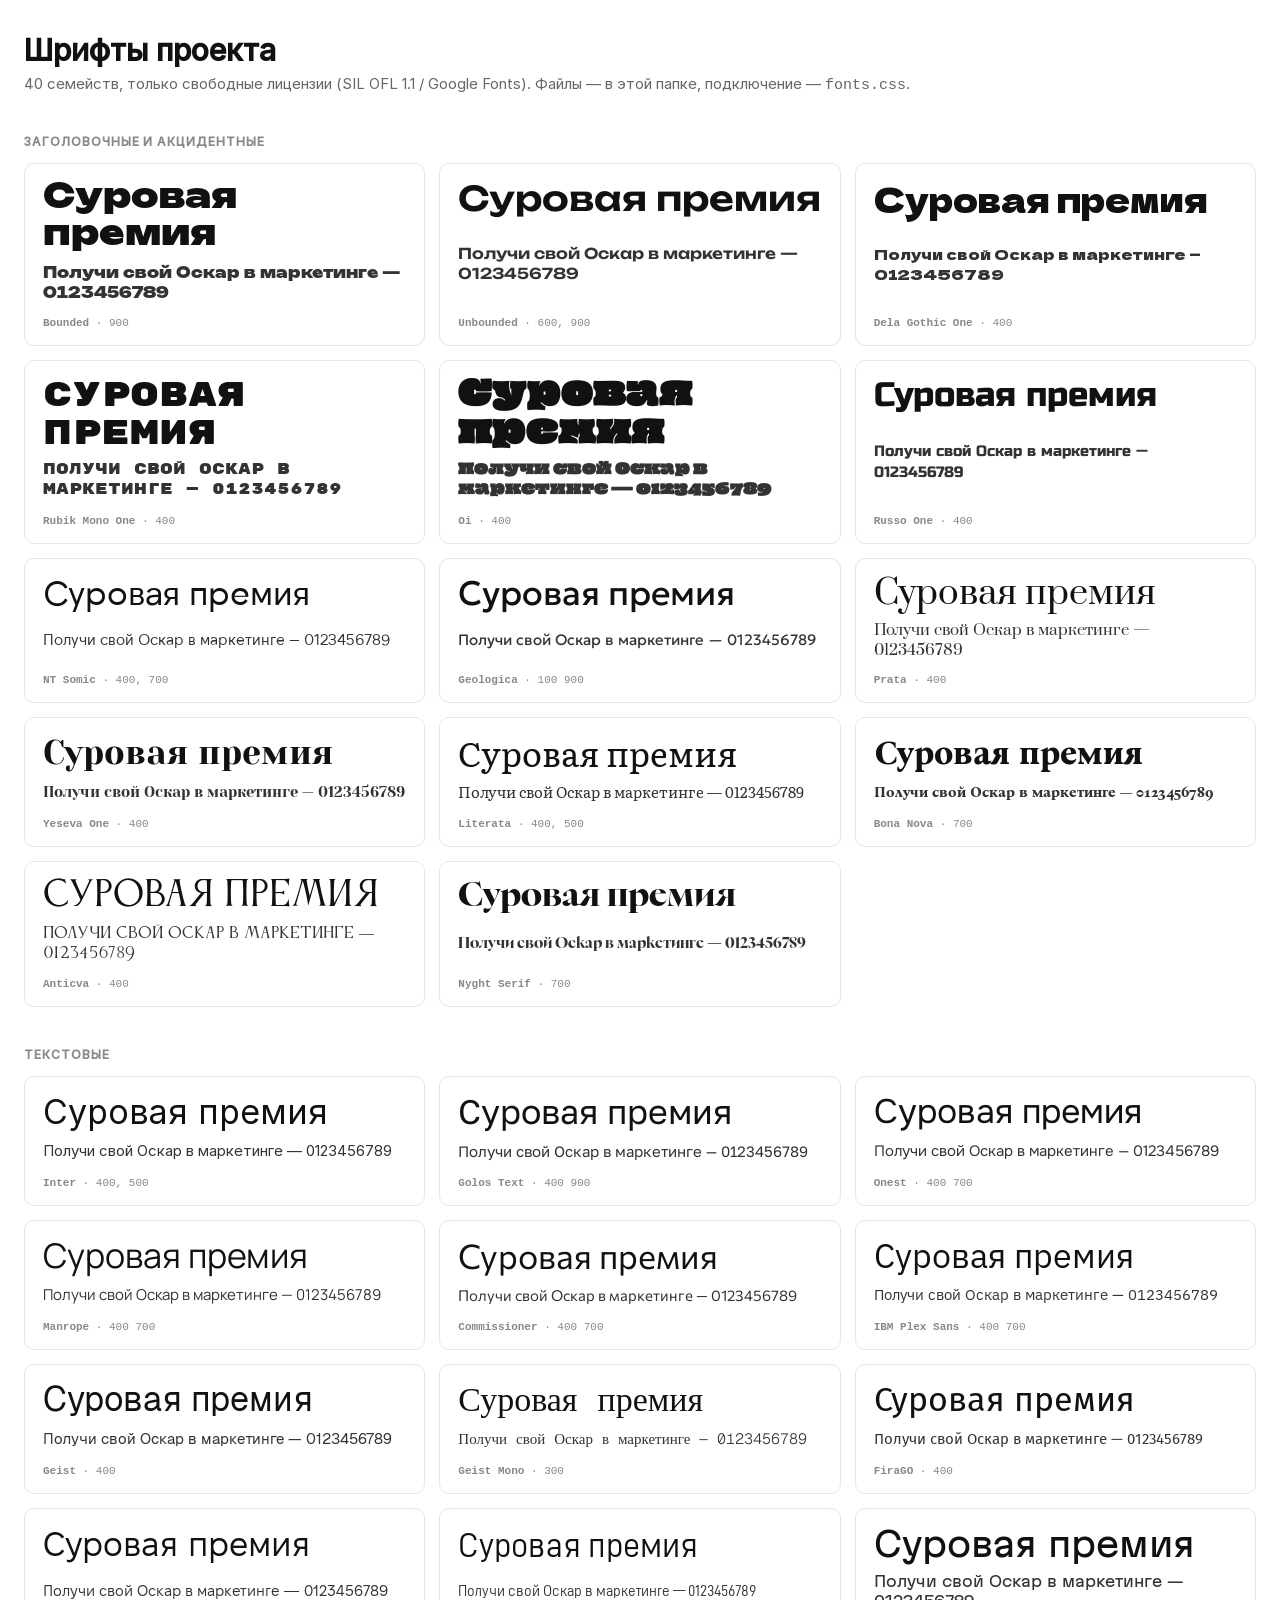
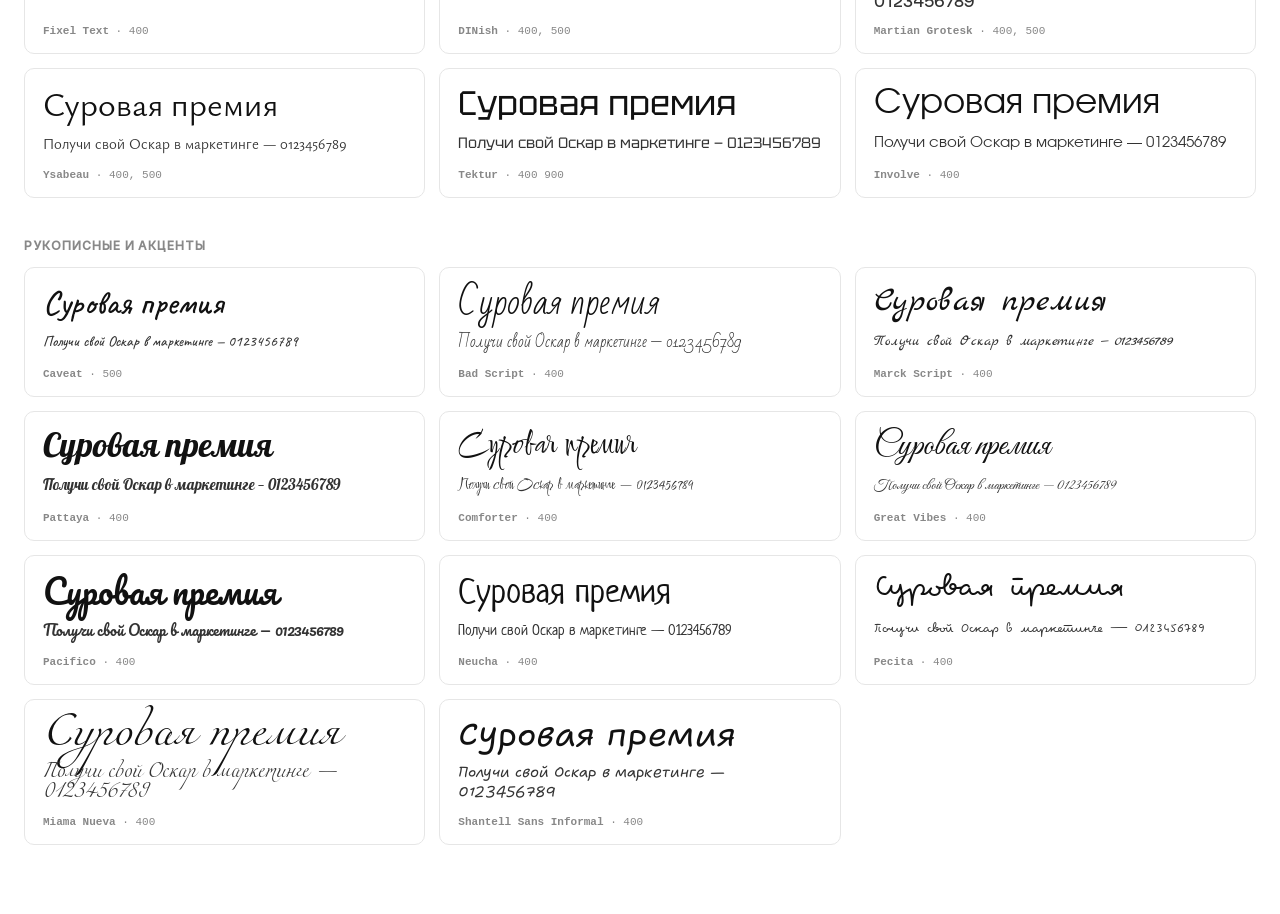
<file: fonts/preview.html>
<!doctype html>
<html lang="ru">
<head>
<meta charset="utf-8">
<meta name="viewport" content="width=device-width, initial-scale=1">
<title>Шрифты проекта — превью</title>
<link rel="stylesheet" href="fonts.css">
<style>
  *{box-sizing:border-box}
  body{margin:0;padding:32px 24px 64px;font-family:Inter,sans-serif;color:#111;background:#fff}
  h1{font-size:30px;margin:0 0 6px}
  .lead{color:#666;margin:0 0 36px;font-size:15px}
  h2{font-size:12px;letter-spacing:.08em;text-transform:uppercase;color:#888;margin:40px 0 14px;font-weight:600}
  .grid{display:grid;grid-template-columns:repeat(auto-fill,minmax(320px,1fr));gap:14px}
  .card{border:1px solid #e6e6e6;border-radius:10px;padding:16px 18px;min-height:130px;display:flex;flex-direction:column;justify-content:space-between}
  .name{font-size:34px;line-height:1.1;margin-bottom:8px;overflow-wrap:anywhere}
  .sample{font-size:15px;line-height:1.35;color:#333}
  .meta{margin-top:14px;font-family:ui-monospace,monospace;font-size:11px;color:#888}
  @media(max-width:600px){body{padding:20px 14px 48px}.name{font-size:26px}}
</style>
</head>
<body>
<h1>Шрифты проекта</h1>
<p class="lead">40 семейств, только свободные лицензии (SIL OFL 1.1 / Google Fonts). Файлы — в этой папке, подключение — <code>fonts.css</code>.</p>
<h2>Заголовочные и акцидентные</h2><div class="grid"><div class="card">
      <div class="name" style="font-family:'Bounded'">Суровая премия</div>
      <div class="sample" style="font-family:'Bounded'">Получи свой Оскар в маркетинге — 0123456789</div>
      <div class="meta"><b>Bounded</b> · 900</div>
    </div><div class="card">
      <div class="name" style="font-family:'Unbounded'">Суровая премия</div>
      <div class="sample" style="font-family:'Unbounded'">Получи свой Оскар в маркетинге — 0123456789</div>
      <div class="meta"><b>Unbounded</b> · 600, 900</div>
    </div><div class="card">
      <div class="name" style="font-family:'Dela Gothic One'">Суровая премия</div>
      <div class="sample" style="font-family:'Dela Gothic One'">Получи свой Оскар в маркетинге — 0123456789</div>
      <div class="meta"><b>Dela Gothic One</b> · 400</div>
    </div><div class="card">
      <div class="name" style="font-family:'Rubik Mono One'">Суровая премия</div>
      <div class="sample" style="font-family:'Rubik Mono One'">Получи свой Оскар в маркетинге — 0123456789</div>
      <div class="meta"><b>Rubik Mono One</b> · 400</div>
    </div><div class="card">
      <div class="name" style="font-family:'Oi'">Суровая премия</div>
      <div class="sample" style="font-family:'Oi'">Получи свой Оскар в маркетинге — 0123456789</div>
      <div class="meta"><b>Oi</b> · 400</div>
    </div><div class="card">
      <div class="name" style="font-family:'Russo One'">Суровая премия</div>
      <div class="sample" style="font-family:'Russo One'">Получи свой Оскар в маркетинге — 0123456789</div>
      <div class="meta"><b>Russo One</b> · 400</div>
    </div><div class="card">
      <div class="name" style="font-family:'NT Somic'">Суровая премия</div>
      <div class="sample" style="font-family:'NT Somic'">Получи свой Оскар в маркетинге — 0123456789</div>
      <div class="meta"><b>NT Somic</b> · 400, 700</div>
    </div><div class="card">
      <div class="name" style="font-family:'Geologica'">Суровая премия</div>
      <div class="sample" style="font-family:'Geologica'">Получи свой Оскар в маркетинге — 0123456789</div>
      <div class="meta"><b>Geologica</b> · 100 900</div>
    </div><div class="card">
      <div class="name" style="font-family:'Prata'">Суровая премия</div>
      <div class="sample" style="font-family:'Prata'">Получи свой Оскар в маркетинге — 0123456789</div>
      <div class="meta"><b>Prata</b> · 400</div>
    </div><div class="card">
      <div class="name" style="font-family:'Yeseva One'">Суровая премия</div>
      <div class="sample" style="font-family:'Yeseva One'">Получи свой Оскар в маркетинге — 0123456789</div>
      <div class="meta"><b>Yeseva One</b> · 400</div>
    </div><div class="card">
      <div class="name" style="font-family:'Literata'">Суровая премия</div>
      <div class="sample" style="font-family:'Literata'">Получи свой Оскар в маркетинге — 0123456789</div>
      <div class="meta"><b>Literata</b> · 400, 500</div>
    </div><div class="card">
      <div class="name" style="font-family:'Bona Nova'">Суровая премия</div>
      <div class="sample" style="font-family:'Bona Nova'">Получи свой Оскар в маркетинге — 0123456789</div>
      <div class="meta"><b>Bona Nova</b> · 700</div>
    </div><div class="card">
      <div class="name" style="font-family:'Anticva'">Суровая премия</div>
      <div class="sample" style="font-family:'Anticva'">Получи свой Оскар в маркетинге — 0123456789</div>
      <div class="meta"><b>Anticva</b> · 400</div>
    </div><div class="card">
      <div class="name" style="font-family:'Nyght Serif'">Суровая премия</div>
      <div class="sample" style="font-family:'Nyght Serif'">Получи свой Оскар в маркетинге — 0123456789</div>
      <div class="meta"><b>Nyght Serif</b> · 700</div>
    </div></div><h2>Текстовые</h2><div class="grid"><div class="card">
      <div class="name" style="font-family:'Inter'">Суровая премия</div>
      <div class="sample" style="font-family:'Inter'">Получи свой Оскар в маркетинге — 0123456789</div>
      <div class="meta"><b>Inter</b> · 400, 500</div>
    </div><div class="card">
      <div class="name" style="font-family:'Golos Text'">Суровая премия</div>
      <div class="sample" style="font-family:'Golos Text'">Получи свой Оскар в маркетинге — 0123456789</div>
      <div class="meta"><b>Golos Text</b> · 400 900</div>
    </div><div class="card">
      <div class="name" style="font-family:'Onest'">Суровая премия</div>
      <div class="sample" style="font-family:'Onest'">Получи свой Оскар в маркетинге — 0123456789</div>
      <div class="meta"><b>Onest</b> · 400 700</div>
    </div><div class="card">
      <div class="name" style="font-family:'Manrope'">Суровая премия</div>
      <div class="sample" style="font-family:'Manrope'">Получи свой Оскар в маркетинге — 0123456789</div>
      <div class="meta"><b>Manrope</b> · 400 700</div>
    </div><div class="card">
      <div class="name" style="font-family:'Commissioner'">Суровая премия</div>
      <div class="sample" style="font-family:'Commissioner'">Получи свой Оскар в маркетинге — 0123456789</div>
      <div class="meta"><b>Commissioner</b> · 400 700</div>
    </div><div class="card">
      <div class="name" style="font-family:'IBM Plex Sans'">Суровая премия</div>
      <div class="sample" style="font-family:'IBM Plex Sans'">Получи свой Оскар в маркетинге — 0123456789</div>
      <div class="meta"><b>IBM Plex Sans</b> · 400 700</div>
    </div><div class="card">
      <div class="name" style="font-family:'Geist'">Суровая премия</div>
      <div class="sample" style="font-family:'Geist'">Получи свой Оскар в маркетинге — 0123456789</div>
      <div class="meta"><b>Geist</b> · 400</div>
    </div><div class="card">
      <div class="name" style="font-family:'Geist Mono'">Суровая премия</div>
      <div class="sample" style="font-family:'Geist Mono'">Получи свой Оскар в маркетинге — 0123456789</div>
      <div class="meta"><b>Geist Mono</b> · 300</div>
    </div><div class="card">
      <div class="name" style="font-family:'FiraGO'">Суровая премия</div>
      <div class="sample" style="font-family:'FiraGO'">Получи свой Оскар в маркетинге — 0123456789</div>
      <div class="meta"><b>FiraGO</b> · 400</div>
    </div><div class="card">
      <div class="name" style="font-family:'Fixel Text'">Суровая премия</div>
      <div class="sample" style="font-family:'Fixel Text'">Получи свой Оскар в маркетинге — 0123456789</div>
      <div class="meta"><b>Fixel Text</b> · 400</div>
    </div><div class="card">
      <div class="name" style="font-family:'DINish'">Суровая премия</div>
      <div class="sample" style="font-family:'DINish'">Получи свой Оскар в маркетинге — 0123456789</div>
      <div class="meta"><b>DINish</b> · 400, 500</div>
    </div><div class="card">
      <div class="name" style="font-family:'Martian Grotesk'">Суровая премия</div>
      <div class="sample" style="font-family:'Martian Grotesk'">Получи свой Оскар в маркетинге — 0123456789</div>
      <div class="meta"><b>Martian Grotesk</b> · 400, 500</div>
    </div><div class="card">
      <div class="name" style="font-family:'Ysabeau'">Суровая премия</div>
      <div class="sample" style="font-family:'Ysabeau'">Получи свой Оскар в маркетинге — 0123456789</div>
      <div class="meta"><b>Ysabeau</b> · 400, 500</div>
    </div><div class="card">
      <div class="name" style="font-family:'Tektur'">Суровая премия</div>
      <div class="sample" style="font-family:'Tektur'">Получи свой Оскар в маркетинге — 0123456789</div>
      <div class="meta"><b>Tektur</b> · 400 900</div>
    </div><div class="card">
      <div class="name" style="font-family:'Involve'">Суровая премия</div>
      <div class="sample" style="font-family:'Involve'">Получи свой Оскар в маркетинге — 0123456789</div>
      <div class="meta"><b>Involve</b> · 400</div>
    </div></div><h2>Рукописные и акценты</h2><div class="grid"><div class="card">
      <div class="name" style="font-family:'Caveat'">Суровая премия</div>
      <div class="sample" style="font-family:'Caveat'">Получи свой Оскар в маркетинге — 0123456789</div>
      <div class="meta"><b>Caveat</b> · 500</div>
    </div><div class="card">
      <div class="name" style="font-family:'Bad Script'">Суровая премия</div>
      <div class="sample" style="font-family:'Bad Script'">Получи свой Оскар в маркетинге — 0123456789</div>
      <div class="meta"><b>Bad Script</b> · 400</div>
    </div><div class="card">
      <div class="name" style="font-family:'Marck Script'">Суровая премия</div>
      <div class="sample" style="font-family:'Marck Script'">Получи свой Оскар в маркетинге — 0123456789</div>
      <div class="meta"><b>Marck Script</b> · 400</div>
    </div><div class="card">
      <div class="name" style="font-family:'Pattaya'">Суровая премия</div>
      <div class="sample" style="font-family:'Pattaya'">Получи свой Оскар в маркетинге — 0123456789</div>
      <div class="meta"><b>Pattaya</b> · 400</div>
    </div><div class="card">
      <div class="name" style="font-family:'Comforter'">Суровая премия</div>
      <div class="sample" style="font-family:'Comforter'">Получи свой Оскар в маркетинге — 0123456789</div>
      <div class="meta"><b>Comforter</b> · 400</div>
    </div><div class="card">
      <div class="name" style="font-family:'Great Vibes'">Суровая премия</div>
      <div class="sample" style="font-family:'Great Vibes'">Получи свой Оскар в маркетинге — 0123456789</div>
      <div class="meta"><b>Great Vibes</b> · 400</div>
    </div><div class="card">
      <div class="name" style="font-family:'Pacifico'">Суровая премия</div>
      <div class="sample" style="font-family:'Pacifico'">Получи свой Оскар в маркетинге — 0123456789</div>
      <div class="meta"><b>Pacifico</b> · 400</div>
    </div><div class="card">
      <div class="name" style="font-family:'Neucha'">Суровая премия</div>
      <div class="sample" style="font-family:'Neucha'">Получи свой Оскар в маркетинге — 0123456789</div>
      <div class="meta"><b>Neucha</b> · 400</div>
    </div><div class="card">
      <div class="name" style="font-family:'Pecita'">Суровая премия</div>
      <div class="sample" style="font-family:'Pecita'">Получи свой Оскар в маркетинге — 0123456789</div>
      <div class="meta"><b>Pecita</b> · 400</div>
    </div><div class="card">
      <div class="name" style="font-family:'Miama Nueva'">Суровая премия</div>
      <div class="sample" style="font-family:'Miama Nueva'">Получи свой Оскар в маркетинге — 0123456789</div>
      <div class="meta"><b>Miama Nueva</b> · 400</div>
    </div><div class="card">
      <div class="name" style="font-family:'Shantell Sans Informal'">Суровая премия</div>
      <div class="sample" style="font-family:'Shantell Sans Informal'">Получи свой Оскар в маркетинге — 0123456789</div>
      <div class="meta"><b>Shantell Sans Informal</b> · 400</div>
    </div></div>
</body>
</html>
</file>
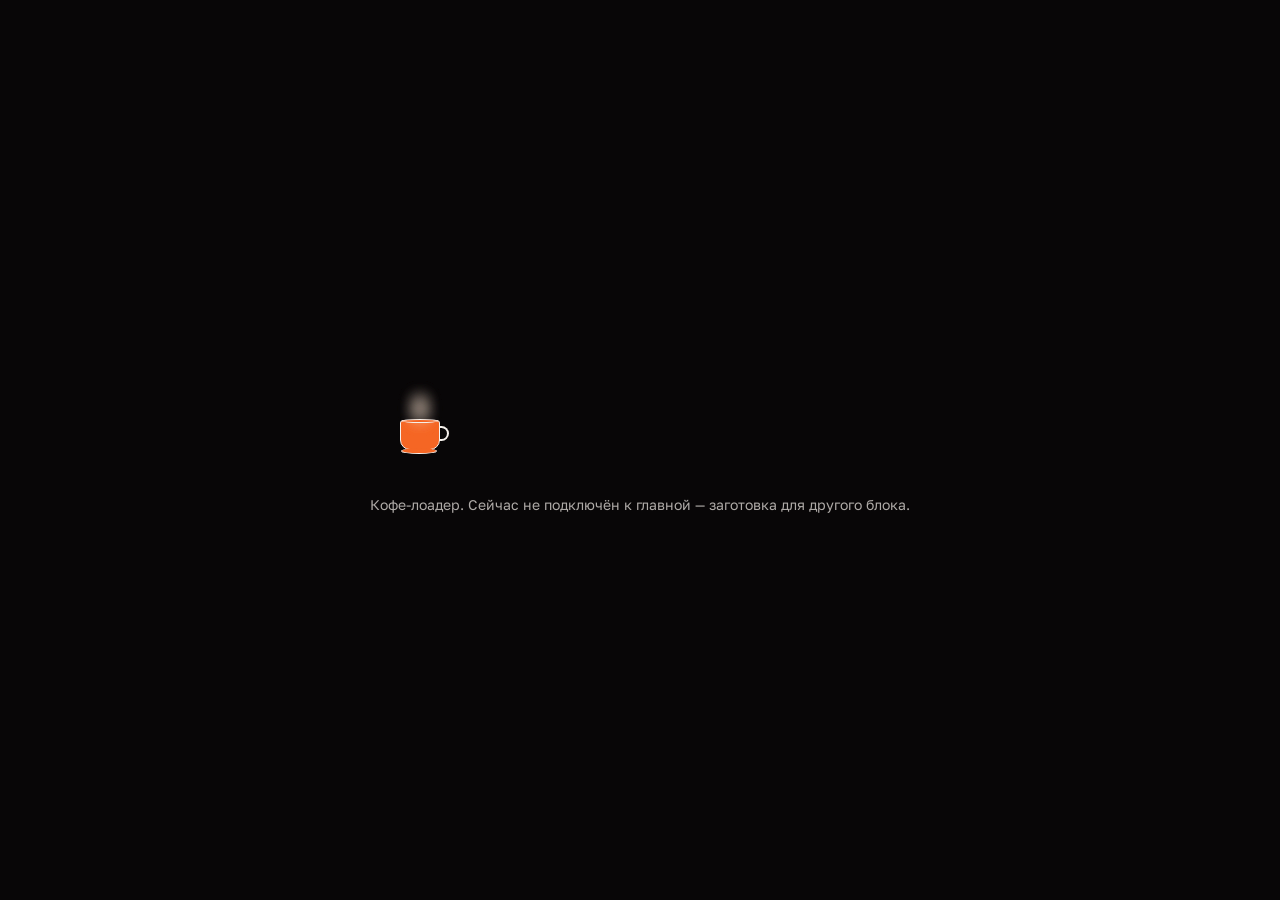
<file: Эффекты/кофе-лоадер.html>
<!DOCTYPE html>
<html lang="ru">
<head>
  <meta charset="utf-8" />
  <meta name="viewport" content="width=device-width, initial-scale=1" />
  <title>Кофе-лоадер — отдельная анимация</title>
  <link rel="stylesheet" href="../css/tokens.css?v=10" />
  <link rel="stylesheet" href="../css/dates-coffee.css?v=2" />
  <style>
    body {
      margin: 0;
      min-height: 100vh;
      display: grid;
      place-items: center;
      background: #080607;
      color: #f5f0eb;
      font-family: var(--font-base);
    }
    .dates-art {
      position: relative;
      width: 100px;
      height: 100px;
    }
    p { margin-top: 24px; text-align: center; opacity: .7; font-size: 14px; }
  </style>
</head>
<body>
  <div>
    <div class="dates-art" aria-hidden="true">
      <div class="loader">
        <div class="cup">
          <div class="cup-handle"></div>
          <div class="smoke one"></div>
          <div class="smoke two"></div>
          <div class="smoke three"></div>
        </div>
      </div>
    </div>
    <p>Кофе-лоадер. Сейчас не подключён к главной — заготовка для другого блока.</p>
  </div>
</body>
</html>
</file>
<file: css/tokens.css>
/* ==========================================================================
   «Суровая премия» — токены дизайн-системы marketingawards.ru
   Снято с живого сайта 31/10/2026. Тёмная сцена — основная.
   Шрифты — локальные файлы в fonts/ (OFL, список в ШРИФТЫ.md).
   ========================================================================== */

@font-face {
  font-family: "Dela Award";
  src: url("../fonts/dela-gothic-one-cyrillic.woff2") format("woff2");
  font-weight: 400;
  font-style: normal;
  font-display: swap;
  unicode-range: U+0301, U+0400-045F, U+0490-0491, U+04B0-04B1, U+2116;
}
@font-face {
  font-family: "Dela Award";
  src: url("../fonts/dela-gothic-one-latin.woff2") format("woff2");
  font-weight: 400;
  font-style: normal;
  font-display: swap;
}
@font-face {
  font-family: "Involve";
  src: url("../fonts/Involve-Regular.woff2") format("woff2");
  font-weight: 400;
  font-style: normal;
  font-display: swap;
}
@font-face {
  font-family: "Golos Award";
  src: url("../fonts/golos-text-cyrillic.woff2") format("woff2");
  font-weight: 400 900;
  font-style: normal;
  font-display: swap;
  unicode-range: U+0400-045F, U+0490-0491, U+04B0-04B1, U+2116;
}
@font-face {
  font-family: "Golos Award";
  src: url("../fonts/golos-text-latin.woff2") format("woff2");
  font-weight: 400 900;
  font-style: normal;
  font-display: swap;
}

:root {
  /* --- тёмная сцена (по умолчанию) --- */
  --ground: #080607;
  --scene-ink: #F5F0EB;
  --scene-muted: #FFFFFF;
  --scene-dim: #F5F0EB;
  --control-surface: #15111280;
  --action-border: #C8C2BC;
  --brand-accent: #F56624;
  --accent-text: #F56624;
  --fire-glow: #FF7B39;

  /* --- светлые поверхности (панели, служебные экраны) --- */
  --paper: #ECE9E3;
  --paper-raised: #F5F2EC;
  --panel: #ECE9E3;
  --form-surface: #ECE9E3;
  --ink: #25292E;
  --ink-soft: #3F423F;
  --muted: #4A4D48;
  --line: #555957;
  --field-line: #94958E;
  --placeholder: #696B64;
  --disabled-ink: #7E8077;
  --disabled-line: #AAA99F;
  --error: #A62C18;
  --accent-paper: #FF3838;
  --close-hover: #DEDBD3;
  --backdrop: #0A090BB3;
  --scroll-thumb: #4A4442;
  --scroll-track: #080607;

  /* --- типографика: шкала ---
     Семь ступеней — единственные допустимые размеры: 12 / 14 / 16 / 20 / 24 +
     h2 и h1. Новый размер сначала появляется в ДИЗАЙН-СИСТЕМА.md (раздел 1.2),
     потом здесь. Исключения, которые надо свести: h1 34px на ≤360px,
     h1 жюри clamp(30px, 8.4vw, 60.48px), .prose clamp(20px, 2vw, 24px). */
  --fs-micro: 12px;                 /* подписи, номера, метки */
  --fs-small: 14px;                 /* мелкий текст, примечания */
  --fs-body: 16px;                  /* основной текст */
  --fs-lead: 20px;                  /* лид, подзаголовки, названия */
  --fs-prose: 24px;                 /* крупный вводный текст */
  --fs-h3: 20px;
  --fs-h2: clamp(28px, 3.6vw, 40px);
  --fs-h1: clamp(40px, 6vw, 60.48px);

  /* --- сетка --- */
  --edge: clamp(24px, 4vw, 72px);
  --action-w: 244px;
  --action-h: 54px;
  --page-col: 1040px;

  /* --- радиусы --- */
  --radius: 4px;
  --radius-sm: 6px;
  --radius-pill: 40px;

  /* --- типографика --- */
  --slogan-font: "Dela Award", sans-serif;
  --slogan-size: clamp(56px, 6vw, 72px);
  --slogan-optical: .84;
  --slogan-weight: 400;
  --slogan-leading: 1.06;
  --slogan-tracking: -.012em;
  --display-size: calc(var(--slogan-size) * var(--slogan-optical));

  --invitation-font: "Involve", serif;
  --font-base: "Golos Award", Arial, sans-serif;
  --font-ui: "Involve", sans-serif;

  /* --- производные токены сайта --- */
  --rule: #C8C2BC2E;          /* волосяная линия на тёмном */
  --rule-strong: #C8C2BC52;   /* рамка карточек и блоков */
  --paper-rule: #D2CEC7;      /* волосяная линия на бумаге */
  --paper-rule-strong: #B4B0A9; /* рамка карточек на бумаге */
  --scene-faint: #F5F0EB;     /* третьестепенный текст — белый */
  --selection: #FFB38A;       /* персиковый тинт оранжевого логотипа */

  /* --- анимация --- */
  --ease: cubic-bezier(.22, 1, .36, 1);
}

/* ==========================================================================
   База
   ========================================================================== */

*, *::before, *::after { box-sizing: border-box; }

html {
  font-family: var(--font-base);
  font-size: 16px;
  background: var(--ground);
  color: var(--scene-ink);
  color-scheme: dark;
  -webkit-font-smoothing: antialiased;
  -moz-osx-font-smoothing: grayscale;
  scroll-behavior: smooth;
  overflow-x: clip;
}

body {
  margin: 0;
  background: var(--ground);
  color: var(--scene-ink);
  font-size: 16px;
  line-height: 1.6;
  overflow-x: clip;
}

img, svg, canvas { display: block; max-width: 100%; }

a { color: inherit; }

button, input, select, textarea { font: inherit; color: inherit; }

::selection {
  background: var(--selection);
  color: #1A0F0A;
}

::-moz-selection {
  background: var(--selection);
  color: #1A0F0A;
}

:focus-visible {
  outline: 2px solid var(--action-border);
  outline-offset: 3px;
}

::-webkit-scrollbar { width: 10px; height: 10px; }
::-webkit-scrollbar-track { background: var(--scroll-track); }
::-webkit-scrollbar-thumb { background: var(--scroll-thumb); border-radius: 10px; }
::-webkit-scrollbar-thumb:hover { background: var(--scene-muted); }

@media (prefers-reduced-motion: reduce) {
  html { scroll-behavior: auto; }
  *, *::before, *::after {
    animation-duration: .01ms !important;
    animation-iteration-count: 1 !important;
    transition-duration: .01ms !important;
  }
}
</file>
<file: css/style.css>
/* ==========================================================================
   «Суровая премия» — сайт на дизайн-системе marketingawards.ru
   Тёмная сцена, Dela Award / Involve / Golos Award, рамки 1px, радиус 4px.
   Без теней, градиентов и фоновых эффектов.
   ========================================================================== */

/* ---------- базовая типографика ---------- */

h1, h2, h3, h4, p, ul, ol, figure, blockquote { margin: 0; }

h1 {
  font-family: var(--slogan-font);
  font-size: var(--fs-h1);
  font-weight: var(--slogan-weight);
  line-height: 1.06;
  letter-spacing: var(--slogan-tracking);
  text-transform: uppercase;
  overflow-wrap: break-word;
}

h2 {
  font-family: var(--slogan-font);
  font-size: var(--fs-h2);
  font-weight: 400;
  line-height: 1.14;
  letter-spacing: -.01em;
  word-spacing: .14em;
  text-transform: uppercase;
  text-wrap: balance;
  overflow-wrap: break-word;
}

h3 {
  font-family: var(--font-ui);
  font-size: 20px;
  font-weight: 400;
  line-height: 1.3;
}

h4 {
  font-family: var(--font-ui);
  font-size: 16px;
  font-weight: 400;
  line-height: 1.35;
}

p { font-size: 16px; }

.sr-only {
  position: absolute;
  width: 1px;
  height: 1px;
  padding: 0;
  margin: -1px;
  overflow: hidden;
  clip: rect(0 0 0 0);
  white-space: nowrap;
  border: 0;
}

a { text-decoration: none; }
a:hover { text-decoration: none; }

.lead {
  font-family: var(--invitation-font);
  font-size: var(--fs-lead);
  line-height: 1.5;
  letter-spacing: 0;
  color: var(--scene-dim);
}

.muted { color: var(--scene-muted); }
.small { font-size: 14px; line-height: 1.55; }

/* принудительный перенос только в узкой раскладке */
.br-mobile { display: none; }

.wrap {
  width: 100%;
  max-width: calc(var(--page-col) + var(--edge) * 2);
  margin-inline: auto;
  padding-inline: var(--edge);
}

/* Контент выше фиксированной сцены с огнём. */
.site {
  position: relative;
  z-index: 1;
}

/* ---------- кнопки ---------- */

.btn {
  position: relative;
  isolation: isolate;
  display: inline-flex;
  align-items: center;
  justify-content: center;
  gap: 10px;
  min-width: var(--action-w);
  min-height: var(--action-h);
  padding: 15px 26px;
  border: 1px solid var(--action-border);
  border-radius: var(--radius);
  background: transparent;
  color: var(--scene-ink);
  font-family: var(--font-ui);
  font-size: 16px;
  line-height: 1.2;
  text-align: center;
  white-space: nowrap;
  cursor: pointer;
  transition: background .2s var(--ease), border-color .2s var(--ease), color .2s var(--ease);
}

.star-border__light {
  position: absolute;
  top: -48px;
  left: -48px;
  z-index: -1;
  width: calc(100% + 96px);
  height: calc(100% + 96px);
  max-width: none;
  pointer-events: none;
}

.btn:hover {
  background: var(--control-surface);
  text-decoration: none;
}

.btn--ghost {
  border-color: color-mix(in srgb, currentColor 45%, transparent);
  background: color-mix(in srgb, var(--ground) 50%, transparent);
}

.btn--ghost:hover {
  border-color: color-mix(in srgb, currentColor 65%, transparent);
  background: color-mix(in srgb, var(--ground) 70%, transparent);
}

.btn--sm {
  min-width: 0;
  min-height: 44px;
  height: 44px;
  padding: 0 20px;
  font-size: 14px;
}

.btn--block { width: 100%; }

/* ---------- шапка ---------- */

.header {
  position: sticky;
  top: 0;
  z-index: 50;
  overflow: clip;
  background: rgba(8, 6, 7, .94);
  border-bottom: 1px solid var(--rule);
}

.header__inner {
  display: flex;
  align-items: center;
  gap: clamp(20px, 3vw, 44px);
  min-height: 96px;
}

.logo {
  display: block;
  flex: none;
  line-height: 0;
}

.logo__img {
  width: auto;
  height: 32px;
}

.nav {
  display: flex;
  align-items: center;
  gap: clamp(18px, 2.4vw, 36px);
  margin-left: auto;
}

/* контакты в мобильном меню — только в оверлее */
.nav__contacts { display: none; }

.nav__list {
  display: flex;
  align-items: center;
  gap: clamp(16px, 2.2vw, 30px);
  margin: 0;
  padding: 0;
  list-style: none;
}

.nav__list a {
  position: relative;
  display: inline-block;
  padding: 6px 0;
  color: var(--scene-ink);
  font-family: var(--font-base);
  font-size: 14px;
  white-space: nowrap;
  font-weight: 500;
  letter-spacing: .08em;
  line-height: 1.2;
  text-transform: uppercase;
  transition: color .2s var(--ease);
}

.nav__list a::after {
  content: "";
  position: absolute;
  right: 0;
  bottom: 0;
  left: 0;
  height: 1px;
  background: var(--brand-accent);
  transform: scaleX(0);
  transform-origin: left;
  transition: transform .25s var(--ease);
}

.nav__list a:hover { color: var(--accent-text); }
.nav__list a:hover::after { transform: scaleX(1); }

.nav .btn { display: none; }
.header__cta { flex: none; }

body.menu-open { overflow: hidden; }

/* Меню открыто — блокируем прокрутку самой страницы.
   Класс ставится и на html: скроллером в документе выступает он, а не body. */
html.menu-open {
  overflow: hidden;
  overscroll-behavior: none;
}

/* при открытом меню body становится скролл-контейнером и ломает sticky —
   фиксируем шапку, чтобы логотип и кнопка закрытия оставались на месте */
body.menu-open .header {
  position: fixed;
  top: 0;
  right: 0;
  left: 0;
  z-index: 70;
  background: var(--ground);
}

.burger {
  display: none;
  flex: none;
  width: 44px;
  height: 44px;
  margin-left: auto;
  padding: 0;
  position: relative;
  border: 1px solid var(--rule-strong);
  border-radius: var(--radius);
  background: transparent;
  color: var(--scene-ink);
  cursor: pointer;
}

.burger span {
  position: absolute;
  left: 12px;
  right: 12px;
  height: 1px;
  background: currentColor;
  transition: transform .2s var(--ease), opacity .2s var(--ease);
}

.burger span:nth-child(1) { top: 15px; }
.burger span:nth-child(2) { top: 21px; }
.burger span:nth-child(3) { top: 27px; }

.burger[aria-expanded="true"] span:nth-child(1) { transform: translateY(6px) rotate(45deg); }
.burger[aria-expanded="true"] span:nth-child(2) { opacity: 0; }
.burger[aria-expanded="true"] span:nth-child(3) { transform: translateY(-6px) rotate(-45deg); }

/* ---------- первый экран ---------- */

.hero {
  position: relative;
  padding: clamp(56px, 7vw, 104px) 0 clamp(56px, 7vw, 94px);
}

.hero__brand {
  width: min(100%, 690px);
  margin: 0 0 28px;
}

.hero__logo {
  width: 100%;
  height: auto;
}

.hero__sub {
  margin: 0 0 clamp(32px, 4vw, 56px);
  color: var(--scene-ink);
  font-family: var(--slogan-font);
  font-size: clamp(18px, 5.9vw, 50.8px);
  font-weight: 400;
  letter-spacing: -.012em;
  line-height: 1.06;
  text-align: right;
  text-transform: uppercase;
}

/* Проблеск по слогану: красный отблеск огня пробегает слева направо.
   Белый слой снизу держит цвет текста, верхний — только полоса блика. */
@supports ((-webkit-background-clip: text) or (background-clip: text)) {
  .hero__sub {
    background-image:
      linear-gradient(105deg,
        rgba(255, 122, 60, 0) 44%,
        rgba(255, 92, 40, 0.36) 46.2%,
        rgba(255, 228, 208, 1) 49.5%,
        rgba(196, 38, 10, 0.92) 52.8%,
        rgba(255, 92, 40, 0.32) 55.4%,
        rgba(255, 122, 60, 0) 57.5%),
      linear-gradient(#f5f0eb, #f5f0eb);
    background-size: 240% 100%, 100% 100%;
    background-repeat: no-repeat;
    background-position: 100% 0, 0 0;
    -webkit-background-clip: text;
    background-clip: text;
    -webkit-text-fill-color: transparent;
    color: transparent;
    /* Цикл 8,4 с = 5,4 с на проход блика + 3 с паузы (64,286 %). */
    animation: slogan-glint 8.4s cubic-bezier(0.45, 0.05, 0.55, 0.95) infinite;
  }
}

/* Слева направо: окно идёт по градиенту от конца к началу,
   поэтому полоса блика движется вправо. */
@keyframes slogan-glint {
  0% {
    background-position: 100% 0, 0 0;
  }

  64.286%,
  100% {
    background-position: 0% 0, 0 0;
  }
}

/* Мобильный слоган на 7 % крупнее — класс ставит slogan.js,
   только если верхняя строка влезает по ширине. */
.hero__sub--measuring,
.hero__sub--big {
  font-size: calc(clamp(18px, 5.9vw, 50.8px) * 1.07);
  letter-spacing: -0.022em;
}

.hero__sub--measuring [data-slogan-line],
.hero__sub--big [data-slogan-line] {
  white-space: nowrap;
}

@media (prefers-reduced-motion: reduce) {
  .hero__sub {
    animation: none;
    background-position: 0% 0, 0 0;
  }
}

.hero__bottom {
  display: grid;
  grid-template-columns: minmax(0, 1.18fr) minmax(280px, .82fr);
  align-items: end;
  gap: clamp(36px, 5vw, 72px);
}

.hero__text { max-width: none; }
.hero__text p { color: var(--scene-ink); }
.hero__text .muted { font-size: 16px; }
.hero__text p + p { margin-top: 14px; }

.hero__cta {
  display: flex;
  flex-wrap: wrap;
  align-items: center;
  gap: 12px;
  margin-top: 36px;
}

.hero__aside {
  display: flex;
  flex-direction: column;
  padding-left: clamp(24px, 3vw, 40px);
  border-left: 1px solid var(--rule-strong);
}

/* Кнопки переехали в правую колонку — над датами. */
.hero__aside .hero__cta {
  margin: 0 0 28px;
}

/* Обе кнопки в один ряд: делят ширину поровну, min-width базовой
   кнопки (244px) не даёт им влезть в колонку. */
@media (min-width: 901px) {
  .hero__bottom {
    grid-template-columns: minmax(0, 1fr) minmax(520px, 1.05fr);
  }

  .hero__aside .hero__cta {
    flex-wrap: nowrap;
  }

  .hero__aside .hero__cta .btn {
    flex: 1 1 0;
    min-width: 0;
  }
}

/* Одинаковое затемнение под обеими кнопками первого экрана поверх огня. */
.hero__cta .btn,
.hero__cta .btn--ghost {
  background: color-mix(in srgb, var(--ground) 50%, transparent);
}

.hero__cta .btn:hover,
.hero__cta .btn--ghost:hover {
  background: color-mix(in srgb, var(--ground) 70%, transparent);
}

.dates-line { padding: 18px 0; border-top: 1px solid var(--rule); }
.dates-line:first-child { padding-top: 0; border-top: 0; }
.dates-line:last-child { padding-bottom: 0; }

.dates-line__label {
  margin-bottom: 8px;
  color: var(--accent-text);
  font-family: var(--font-base);
  font-size: 12px;
  font-weight: 600;
  letter-spacing: .14em;
  line-height: 1.3;
  text-transform: uppercase;
}

.dates-line__value {
  color: var(--scene-ink);
  font-family: var(--font-ui);
  font-size: var(--fs-lead);
  line-height: 1.35;
}

/* ---------- секции ---------- */

.section {
  padding: clamp(64px, 7.5vw, 108px) 0;
  border-top: 1px solid var(--rule);
  background: var(--ground);
  scroll-margin-top: 114px;
}

/* Второй экран прозрачный: под ним тот же огонь, что и на первом. */
.section#about {
  background: transparent;
}

.section--soft {
  background: var(--paper);
  color: var(--ink);
}
.section--tight { padding: clamp(48px, 5vw, 72px) 0; }

.section-head {
  max-width: 840px;
  margin-bottom: clamp(32px, 4vw, 52px);
}

.section-head h1 + .lead,
.section-head h2 + .lead,
.section-head h2 + .muted { margin-top: 18px; }
.section-head .lead + .muted { margin-top: 10px; }
.section-head .lead + .lead { margin-top: 10px; }

/* Блоки с анимацией справа от заголовка («Как принять участие», «Организаторы») */
.section-head--art { max-width: none; }

.head-art {
  display: flex;
  align-items: flex-end;
  justify-content: space-between;
  gap: clamp(28px, 4vw, 64px);
}

.head-art h2 { max-width: 840px; order: 1; }
.head-art > :not(h2) { order: 2; }

.eyebrow {
  display: flex;
  align-items: center;
  gap: 12px;
  margin-bottom: 18px;
  color: var(--accent-text);
  font-family: var(--font-base);
  font-size: 12px;
  font-weight: 600;
  letter-spacing: .14em;
  line-height: 1.2;
  text-transform: uppercase;
}

.eyebrow::before {
  content: "";
  width: 24px;
  height: 1px;
  flex: none;
  background: currentColor;
}

/* ---------- сетки и карточки ---------- */

.grid { display: grid; gap: 20px; }
.grid--2 { grid-template-columns: repeat(2, minmax(0, 1fr)); }
.grid--3 { grid-template-columns: repeat(3, minmax(0, 1fr)); }
.grid--4 { grid-template-columns: repeat(4, minmax(0, 1fr)); }

/* «Участие»: карточки друг под другом, во всю ширину блока */
#benefits .grid--4 { grid-template-columns: 1fr; }
#benefits .card p { max-width: 820px; }

.card {
  --card-border: var(--rule-strong);
  --card-surface: var(--ground);
  --card-border-hover: #C8C2BC80;
  --card-surface-hover: #0C090A;
  --card-cut-x: 72px;
  --card-cut-y: 60px;
  position: relative;
  isolation: isolate;
  display: flex;
  flex-direction: column;
  gap: 12px;
  padding: 28px;
  border: 0;
  border-radius: var(--radius);
  background: transparent;
}

.card::before,
.card::after {
  content: "";
  position: absolute;
  pointer-events: none;
  border-radius: var(--radius);
  clip-path: polygon(
    0 0,
    calc(100% - var(--card-cut-x)) 0,
    100% var(--card-cut-y),
    100% 100%,
    0 100%
  );
  transition: background .2s var(--ease);
}

.card::before {
  inset: 0;
  z-index: -2;
  background: var(--card-border);
}

.card::after {
  inset: 2px;
  z-index: -1;
  background: var(--card-surface);
}

@media (hover: hover) {
  .card:hover {
    --card-border: var(--card-border-hover);
    --card-surface: var(--card-surface-hover);
  }
}

.card__head {
  display: flex;
  align-items: center;
  gap: 12px;
  margin-bottom: 6px;
}

.card__icon {
  flex: none;
  width: 52px;
  height: 52px;
  color: var(--scene-ink);
}

.card__icon svg {
  width: 100%;
  height: 100%;
}

.card__num {
  color: var(--accent-text);
  font-family: var(--font-base);
  font-size: 12px;
  font-weight: 600;
  letter-spacing: .14em;
  line-height: 1.3;
  text-transform: uppercase;
}

.card p { font-size: 16px; line-height: 1.6; }

.card h3 { margin-top: 2px; }

/* «Участники»: без серого контура */
#participants .card::before { display: none; }

/* «Участники»: картинки снизу, прижаты к низу карточек */
#participants .card { padding-bottom: 16px; }

#participants .card__figure {
  width: 67.5%;
  height: auto;
  align-self: center;
  margin-top: auto;
}

/* «Участники»: ключ у правого края, качается верхняя часть */
#participants .wrap { position: relative; z-index: 2; }

.key-art {
  position: absolute;
  top: 84px;
  right: 0;
  z-index: 1;
  width: 300px;
  isolation: isolate;
  transform-origin: 50% 94%;
  animation: keySway 7s ease-in-out infinite;
  pointer-events: none;
}

.key-art img {
  display: block;
  width: 100%;
  height: auto;
}

@keyframes keySway {
  0%,
  100% {
    transform: scaleX(-1) rotate(-5deg);
  }
  50% {
    transform: scaleX(-1) rotate(5deg);
  }
}

/* «Участие»: карточка цвета бумаги (как фон блока «Номинации»), картинка справа, текст инвертирован */
#benefits .card {
  --card-surface: var(--paper);
  --card-surface-hover: var(--paper);
  display: grid;
  grid-template-columns: minmax(0, 1fr) clamp(112px, 13.3vw, 168px);
  grid-template-rows: auto 1fr;
  align-items: start;
  column-gap: clamp(20px, 3vw, 40px);
  color: var(--ink);
  /* обрезаем картинку по форме карточки, чтобы она не выходила за срезанный угол */
  clip-path: polygon(
    0 0,
    calc(100% - var(--card-cut-x)) 0,
    100% var(--card-cut-y),
    100% 100%,
    0 100%
  );
}

#benefits .card::before { display: none; }
#benefits .card h3 {
  grid-column: 1;
  grid-row: 1;
  font-family: var(--font-base);
  font-weight: 600;
}
#benefits .card p {
  grid-column: 1;
  grid-row: 2;
  font-size: 20px;
  line-height: 1.5;
}
#benefits .card .muted { color: var(--muted); }

#benefits .card__figure {
  grid-column: 2;
  grid-row: 1 / span 2;
  align-self: center;
  justify-self: end;
  width: 90%;
  height: auto;
}

/* «Зачем участвовать»: золотое перо у правого края, как топор */
#benefits .wrap { position: relative; z-index: 2; }

.quill {
  position: absolute;
  top: 84px;
  right: -96px;             /* сам рисунок — у правого края, без прозрачных полей */
  width: 360px;
  z-index: 1;
  pointer-events: none;
}

.quill img {
  display: block;
  width: 100%;
  height: auto;
  transform-origin: 50% 12%;
  animation: quillFloat 7s ease-in-out infinite;
}

@keyframes quillFloat {
  0%,
  100% {
    transform: translate3d(0, 0, 0) rotate(-1.2deg);
  }
  25% {
    transform: translate3d(-4px, -7px, 0) rotate(1.4deg);
  }
  50% {
    transform: translate3d(2px, -13px, 0) rotate(-0.6deg);
  }
  75% {
    transform: translate3d(-2px, -5px, 0) rotate(1deg);
  }
}

/* ---------- миссия и принципы ---------- */

.mission { max-width: 900px; }

/* Живое видео в буквах: canvas с огнём, маска — контуры заголовка.
   Без JS остаётся статичная картинка огня из background-clip: text. */
.mission__title { position: relative; }

.mission__baseline {
  display: inline-block;
  width: 0;
  height: 0;
}

.mission__burn {
  position: absolute;
  inset: 0;
  display: none;
  width: 100%;
  height: 100%;
  pointer-events: none;
  -webkit-mask-size: 100% 100%;
  mask-size: 100% 100%;
  -webkit-mask-repeat: no-repeat;
  mask-repeat: no-repeat;
}

/* «Сильная работа…» — огонь в буквах рисует canvas из того же ролика, что
   и фон. Отдельной картинки-подложки нет: пока ролик на паузе, в буквах
   стоит его последний кадр — как и во всём фоновом огне. */
#mission h2 {
  color: var(--ink);
}

#mission h2.is-video-burn {
  background-color: transparent;
  background-image: none;
  animation: none;
  color: transparent;
  -webkit-text-fill-color: transparent;
}

#mission h2.is-video-burn .mission__burn { display: block; }

@media (forced-colors: active) {
  #mission h2 {
    background: none;
    -webkit-text-fill-color: CanvasText;
    color: CanvasText;
  }
}

/* один крупный текст вместо «подзаголовок + мелкий текст» */
.prose { max-width: 900px; }

.prose p {
  font-size: clamp(20px, 2vw, var(--fs-prose));
  line-height: 1.45;
}

.prose p + p { margin-top: 18px; }

/* ---------- номинации ---------- */

/* Огонь в верхнем правом углу блока: не участвует в потоке и не двигает текст. */
#nominations .wrap { position: relative; }
#nominations .fire-slot {
  position: absolute;
  top: 23px;                 /* по уровню H2: низ огня совпадает с низом заголовка */
  right: var(--edge);
  width: 100px;
  height: 100px;
  pointer-events: none;
}

#nominations .fire-slot .fire {
  transform: scale(0.8);     /* анимация на 20% меньше */
  transform-origin: center bottom;
}

@media (max-width: 1100px) {
  #nominations .fire-slot { top: -68px; }
}

@media (max-width: 600px) {
  #nominations .fire-slot { top: -56px; }
}

.nom-group {
  margin-bottom: 12px;
  border: 1px solid var(--rule-strong);
  border-radius: var(--radius);
  background: transparent;
}

.nom-group[open] { border-color: #C8C2BC80; }

.nom-group__summary {
  position: relative;
  display: flex;
  align-items: flex-start;
  gap: 20px;
  padding: 24px 28px;
  list-style: none;
  cursor: pointer;
  user-select: none;
  -webkit-user-select: none;
  transition: background .2s var(--ease);
}

/* оранжевая линия-«протяжка» по нижнему краю при раскрытии */
.nom-group__summary::after {
  content: "";
  position: absolute;
  right: 0;
  bottom: 0;
  left: 0;
  height: 1px;
  background: var(--brand-accent);
  pointer-events: none;
  transform: scaleX(0);
  transform-origin: left;
  transition: transform .5s var(--ease);
}

.nom-group[open] .nom-group__summary::after { transform: scaleX(1); }

.nom-group__summary::-webkit-details-marker { display: none; }
.nom-group__summary:hover { background: var(--control-surface); }

.nom-group__toggle {
  position: relative;
  flex: none;
  width: 26px;
  height: 26px;
  margin-top: 1px;
  border: 1px solid var(--rule-strong);
  border-radius: 50%;
  transition: border-color .2s var(--ease), transform .45s var(--ease);
}

.nom-group[open] .nom-group__toggle { transform: rotate(180deg); }

.nom-group__toggle::before,
.nom-group__toggle::after {
  content: "";
  position: absolute;
  top: 50%;
  left: 50%;
  background: var(--accent-text);
  transform: translate(-50%, -50%);
  transition: opacity .2s var(--ease), transform .2s var(--ease);
}

.nom-group__toggle::before { width: 11px; height: 2px; }
.nom-group__toggle::after { width: 2px; height: 11px; }
.nom-group[open] .nom-group__toggle::after { opacity: 0; transform: translate(-50%, -50%) scaleY(0); }

.nom-group__title {
  display: flex;
  flex-direction: column;
  gap: 6px;
}

.nom-group__heading {
  font-family: var(--font-ui);
  font-size: 20px;
  font-weight: 400;
  line-height: 1.3;
}

.nom-group__desc {
  max-width: 760px;
  color: var(--scene-muted);
  font-size: 16px;
  line-height: 1.55;
}

.nom-group__count {
  margin-left: auto;
  padding-top: 4px;
  color: var(--scene-muted);
  font-family: var(--font-base);
  font-size: 12px;
  font-weight: 600;
  letter-spacing: .1em;
  line-height: 1.4;
  text-transform: uppercase;
  white-space: nowrap;
}

.nom-group__body {
  padding: 24px 28px 28px;
  border-top: 1px solid var(--rule);
}

/* кнопка группы — по правому краю */
.nom-group__body > .btn {
  display: flex;
  width: fit-content;
  margin-left: auto;
}

.nom-list {
  display: grid;
  grid-template-columns: repeat(2, minmax(0, 1fr));
  gap: 0 40px;
  margin: 0 0 28px;
  padding: 0;
  list-style: none;
}

.nom-list li {
  position: relative;
  padding: 10px 0 10px 18px;
  border-bottom: 1px solid var(--rule);
  font-size: 16px;
  line-height: 1.5;
}

.nom-list li::before {
  content: "";
  position: absolute;
  top: .82em;
  left: 0;
  width: 4px;
  height: 4px;
  background: var(--brand-accent);
}

.nom-note {
  display: block;
  margin-top: 2px;
  color: var(--scene-muted);
  font-size: 14px;
  line-height: 1.45;
}

/* ---------- полоса-CTA ---------- */

.cta-strip {
  display: flex;
  align-items: center;
  justify-content: space-between;
  gap: 32px;
  margin-top: 24px;
  padding: 30px 32px;
  border: 1px solid var(--rule-strong);
  border-radius: var(--radius);
  background: transparent;
}

.section--soft .cta-strip { background: transparent; }

.cta-strip__text { max-width: 620px; }
.cta-strip__text h3 { font-size: 20px; line-height: 1.3; }
.cta-strip__text p { margin-top: 8px; font-size: 16px; }

/* «Не уверены, какую номинацию выбрать?»: иллюстрация справа, кнопка под текстом */
.cta-strip__text .btn { margin-top: 22px; }

.cta-strip__figure {
  flex: none;
  width: auto;
  height: clamp(140px, 11vw, 160px);   /* не выше текста с кнопкой */
}

.note-strong {
  max-width: 780px;
  margin-top: 28px;
  padding: 14px 0 14px 18px;
  border-left: 2px solid var(--brand-accent);
  color: var(--scene-dim);
  font-family: var(--font-ui);
  font-size: 16px;
  line-height: 1.5;
}

/* ---------- стоимость ---------- */

/* Камера у правого края блока, как топор */
#pricing .wrap { position: relative; z-index: 2; }

.pricing-camera {
  position: absolute;
  top: 40px;
  right: 26px;              /* запас под поворот, чтобы не обрезало край */
  z-index: 1;
  width: 203px;             /* ещё на 10% меньше */
  rotate: 15deg;            /* по часовой стрелке */
  animation: cameraShake 10s ease-in-out infinite;
  pointer-events: none;
}

.pricing-camera img {
  display: block;
  width: 100%;
  height: auto;
}

/* редкое покачивание камеры по часовой и против часовой */
@keyframes cameraShake {
  0%,
  74%,
  100% {
    transform: rotate(0);
  }
  77% {
    transform: rotate(1.4deg);
  }
  80% {
    transform: rotate(-1.4deg);
  }
  83% {
    transform: rotate(0.9deg);
  }
  86% {
    transform: rotate(-0.9deg);
  }
  89% {
    transform: rotate(0.4deg);
  }
  92%,
  96% {
    transform: rotate(0);
  }
}

.price-card { gap: 10px; padding: 32px; }
.price-card h3 { font-family: var(--font-base); font-size: 20px; font-weight: 600; }

.price {
  margin-top: 10px;
  color: var(--scene-ink);
  font-family: var(--slogan-font);
  font-size: var(--fs-h2);
  font-weight: 400;
  line-height: 1.05;
  letter-spacing: -.01em;
  white-space: nowrap;
}

.price-note {
  margin-bottom: 10px;
  color: var(--scene-muted);
  font-family: var(--font-base);
  font-size: 12px;
  font-weight: 600;
  letter-spacing: .12em;
  line-height: 1.4;
  text-transform: uppercase;
}

.price-card p { font-size: 16px; }
.price-card__action { margin-top: auto; padding-top: 18px; }
.price-card .btn { align-self: flex-start; }

/* ---------- шаги ---------- */

.steps {
  margin: 0;
  padding: 0;
  list-style: none;
  counter-reset: step;
}

.steps li {
  display: grid;
  grid-template-columns: 64px minmax(0, 1fr);
  gap: 24px;
  align-items: start;
  padding: 28px 0;
  border-top: 1px solid var(--rule);
}

.steps li:last-child { border-bottom: 1px solid var(--rule); }

.steps li::before {
  content: counter(step, decimal-leading-zero);
  counter-increment: step;
  color: var(--brand-accent);
  font-family: var(--slogan-font);
  font-size: 24px;
  line-height: 1.1;
}

.steps h3 { font-size: 20px; }
.steps p { max-width: 720px; margin-top: 8px; font-size: 16px; }

/* ---------- даты ---------- */

#dates { position: relative; }
#dates .wrap { position: relative; z-index: 2; }

/* Кофе-лоадер вынесен из блока «Этапы»; код сохранён в css/dates-coffee.css
   и в демо «Эффекты/кофе-лоадер.html». */
.dates-art {
  position: absolute;
  top: -7px;                /* низ чашки на уровне низа H2 */
  right: var(--edge);
  width: 100px;
  height: 100px;
  pointer-events: none;
}

@media (max-width: 1100px) {
  .dates-art { top: -68px; } /* на узких экранах — над заголовком */
}

.timeline-panel {
  --panel-border: var(--rule-strong);
  --panel-surface: var(--ground);
  --panel-cut-x: 72px;
  --panel-cut-y: 60px;
  position: relative;
  isolation: isolate;
  padding: 38px 40px;
  border-radius: var(--radius);
  background: transparent;
}

.timeline-panel::before,
.timeline-panel::after {
  content: "";
  position: absolute;
  pointer-events: none;
  border-radius: var(--radius);
  clip-path: polygon(
    0 0,
    calc(100% - var(--panel-cut-x)) 0,
    100% var(--panel-cut-y),
    100% 100%,
    0 100%
  );
}

.timeline-panel::before {
  inset: 0;
  z-index: -2;
  background: var(--panel-border);
}

.timeline-panel::after {
  inset: 2px;
  z-index: -1;
  background: var(--panel-surface);
}

.timeline {
  display: grid;
  grid-template-columns: repeat(4, minmax(0, 1fr));
  gap: 36px 32px;
  counter-reset: stage;
}

.timeline__item {
  position: relative;
  display: flex;
  flex-direction: column;
  gap: 12px;
  min-width: 0;
  counter-increment: stage;
}

.timeline__item::before {
  content: counter(stage, decimal-leading-zero);
  color: var(--accent-text);
  font-family: var(--slogan-font);
  font-size: var(--fs-h2);
  line-height: 1;
  letter-spacing: -.02em;
}

.timeline__date {
  color: #FFFFFF;
  font-family: var(--font-ui);
  font-size: 20px;
  line-height: 1.35;
}

.timeline__text {
  max-width: 220px;
  color: #FFFFFF;
  font-size: 16px;
  line-height: 1.5;
}

/* вертикальные «змейки» между этапами на десктопе */
@media (min-width: 1101px) {
  .timeline__item + .timeline__item::after {
    content: "";
    position: absolute;
    top: 0;
    bottom: 0;
    left: -21px;
    width: 10px;
    background-image: url("data:image/svg+xml,%3Csvg xmlns='http://www.w3.org/2000/svg' width='10' height='48' viewBox='0 0 10 48'%3E%3Cpath d='M5 0Q0 6 5 12T5 24T5 36T5 48' fill='none' stroke='%23C8C2BC' stroke-opacity='.5' stroke-width='1'/%3E%3C/svg%3E");
    background-repeat: repeat-y;
    background-position: left top;
    background-size: 10px 48px;
    pointer-events: none;
  }
}

/* ---------- заглушки ---------- */

.ph {
  display: grid;
  place-items: center;
  padding: 10px;
  border: 1px dashed var(--rule-strong);
  border-radius: var(--radius);
  background: transparent;
  color: var(--scene-faint);
  font-family: var(--font-base);
  font-size: 12px;
  font-weight: 600;
  letter-spacing: .1em;
  line-height: 1.4;
  text-align: center;
  text-transform: uppercase;
}

.ratio-4x5 { aspect-ratio: 4 / 5; }
.ratio-16x9 { aspect-ratio: 16 / 9; }

/* ---------- жюри ---------- */

.jury-card { display: flex; flex-direction: column; gap: 10px; }
.jury-card .ph { margin-bottom: 6px; }

.jury-card__name {
  font-family: var(--font-ui);
  font-size: 20px;
  line-height: 1.3;
}

.jury-card__role {
  color: var(--scene-muted);
  font-family: var(--font-base);
  font-size: 12px;
  font-weight: 600;
  letter-spacing: .1em;
  line-height: 1.4;
  text-transform: uppercase;
}

.jury-card p { margin-top: 2px; }

/* ---------- результаты ---------- */

/* Часы на стыке «Этапов» и «Что получают участники» */
.pocket-watch {
  position: absolute;
  top: 0;
  right: 0;
  left: auto;
  z-index: 1;
  width: 255px;             /* на 15% меньше прежних 300 px */
  isolation: isolate;
  pointer-events: none;
}

.pocket-watch img {
  display: block;
  width: 100%;
  height: auto;
}

.pocket-watch::before {
  content: "";
  position: absolute;
  inset: -12%;
  z-index: -1;
  border-radius: 50%;
  background: radial-gradient(
    closest-side,
    rgba(255, 140, 45, 0.4),
    rgba(255, 95, 25, 0.16) 55%,
    transparent 82%
  );
  filter: blur(16px);
  animation: watchGlow 3.8s ease-in-out infinite;
  pointer-events: none;
}

@keyframes watchGlow {
  0%,
  100% {
    opacity: 0.55;
    transform: scale(0.97);
  }
  30% {
    opacity: 0.85;
    transform: scale(1.03);
  }
  55% {
    opacity: 0.65;
    transform: scale(1);
  }
  75% {
    opacity: 1;
    transform: scale(1.05);
  }
}

/* ступенчатые карточки + таймлайн над ними */
.awards { position: relative; }

/* бесшовный стык с блоком «Ключевые даты» */
#awards { border-top: 0; }

/* линия-рельеф уходит в пустую ступенчатую зону над карточками:
   блок не становится выше, а зазоры сверху и снизу сбалансированы */
.awards-line {
  margin-top: -85px;
  margin-bottom: -82px;
  pointer-events: none;
}

.awards-line svg {
  display: block;
  width: 100%;
  height: 220px;
}

/* метки-точки на контуре: по одной над каждой карточкой */
.awards-mark {
  transform-box: fill-box;
  transform-origin: center;
}

.awards-mark--pulse {
  animation: awards-pulse 7.2s ease-in-out infinite;
}

.awards-mark--1 { animation-delay: .3s; }
.awards-mark--2 { animation-delay: 1.9s; }
.awards-mark--3 { animation-delay: 3.5s; }

/* белый «бегунок» вдоль контура */
.awards-glint {
  stroke-dasharray: 52 2000;
  stroke-dashoffset: 0;
  animation: awards-glint 3.2s linear infinite;
  filter: drop-shadow(0 0 4px rgba(255, 255, 255, .65));
  opacity: .95;
  pointer-events: none;
}

@keyframes awards-glint {
  from { stroke-dashoffset: 0; }
  to { stroke-dashoffset: -2052; }
}

/* вертикальный бегунок в мобильной раскладке */
@keyframes awards-glint-mobile {
  from { top: 12px; }
  to { top: calc(100% - 84px); }
}

@keyframes awards-pulse {
  0%, 100% { transform: scale(1); }
  9% { transform: scale(2.2); }
  26% { transform: scale(1); }
}

.awards-grid {
  position: relative;
  align-items: end;
}

.awards-grid .card:nth-child(1) { min-height: 290px; }
.awards-grid .card:nth-child(2) { min-height: 350px; }
.awards-grid .card:nth-child(3) { min-height: 410px; }

.awards-dot { display: none; }

.awards-note {
  max-width: 720px;
  margin-top: 28px;
  /* подпись-уточнение под блоком остаётся приглушённой */
  color: var(--scene-dim);
  font-size: 16px;
}

/* ---------- партнёры ---------- */

/* Лампа у правого края блока, свечение вокруг огня */
.lamp {
  position: absolute;
  top: 84px;
  right: 48px;
  z-index: 1;
  width: 182px;
  height: 130px;
  isolation: isolate;
  transform: rotate(-15deg);
  pointer-events: none;
}

.lamp img {
  display: block;
  width: 100%;
  height: 100%;
  object-fit: contain;
}

.lamp::before {
  content: "";
  position: absolute;
  left: -12%;
  top: 0;
  z-index: -1;
  width: 55%;
  height: 80%;
  border-radius: 50%;
  background: radial-gradient(
    closest-side,
    rgba(255, 115, 20, 0.7),
    rgba(255, 85, 10, 0.34) 50%,
    rgba(255, 70, 0, 0.12) 68%,
    transparent 84%
  );
  filter: blur(16px);
  animation: watchGlow 3.8s ease-in-out infinite;
  pointer-events: none;
}

.partners__logos {
  display: flex;
  flex-wrap: wrap;
  gap: 12px;
}

.partners__logos .ph { width: 150px; height: 68px; }

.partners {
  display: flex;
  align-items: center;
  justify-content: space-between;
  gap: 40px;
  padding: 40px;
  border: 1px solid var(--rule-strong);
  border-radius: var(--radius);
}

.partners__text { max-width: 640px; }
.partners__text h3 { margin-bottom: 14px; font-size: 20px; }
.partners__text p { font-size: 16px; }
.partners__text p + p { margin-top: 12px; }

/* ---------- «О премии» и топор ---------- */

.about p {
  font-size: var(--fs-lead);
  line-height: 1.5;
}

.section--principles { position: relative; }

/* текст всегда выше топора */
.section--principles .wrap { position: relative; z-index: 2; }

.axe {
  position: absolute;
  top: 84px;
  right: 0;
  width: 300px;
  z-index: 1;
  transform-origin: 100% 100%;
}

.axe img {
  display: block;
  width: 100%;
  height: auto;
  transform-origin: 100% 100%;
  transition: transform 1s var(--ease);
}

.axe:hover img { transform: rotate(-25deg); }

@media (prefers-reduced-motion: reduce) {
  .axe img { transition: none; }
  .quill img { animation: none; }
  .torch::before { animation: none; }
  .pocket-watch::before { animation: none; }
  .faq-book { animation: none; }
  .faq-book::before { animation: none; }
  .pricing-camera { animation: none; }
  .key-art { transform: scaleX(-1); animation: none; }
  .lamp::before { animation: none; }
  .fire-slot .fire * { animation: none; }
  .awards-mark--pulse,
  .awards-dot { animation: none; }
  .awards-glint { animation: none; opacity: 0; }
  .awards-grid::after { animation: none; opacity: 0; }
}

@media (max-width: 1399px) {
  .axe { display: none; }
  .quill { display: none; }
  .torch { display: none; }
  .pocket-watch { display: none; }
  .faq-book { display: none; }
  .pricing-camera { display: none; }
  .key-art { display: none; }
  .lamp { display: none; }
}

/* ---------- страница жюри ---------- */

.section--jury h1 { font-size: clamp(30px, 8.4vw, 60.48px); }

/* ---------- организаторы ---------- */

.founders {
  display: flex;
  flex-wrap: wrap;
  margin: 0 -20px;
}

.founder {
  width: calc(50% - 40px);
  margin: 20px;
}

.founder__photo {
  float: left;
  width: 236px;
  margin: 0 25px 10px 0;
}

.founder__photo img {
  display: block;
  width: 100%;
  height: auto;
  aspect-ratio: 1 / 1;
  object-fit: cover;
  border-radius: var(--radius);
}

/* фото с «прожиганием»: снизу ч/б слой, сверху canvas с цветным */
.founder__photo--ignite {
  position: relative;
  overflow: hidden;
  border-radius: var(--radius);
}

.founder__photo--ignite .ignite__color {
  position: absolute;
  inset: 0;
  width: 100%;
  height: 100%;
  opacity: 0;
  pointer-events: none;
}

.founder__photo--ignite .ignite__canvas {
  position: absolute;
  inset: 0;
  width: 100%;
  height: 100%;
  display: block;
  opacity: 0;
  pointer-events: none;
  transition: opacity .25s linear;
}

.founder__photo--ignite.is-ready .ignite__canvas { opacity: 1; }

/* запасной вариант: без WebGL или при reduced motion */
.founder__photo--ignite.is-fallback .ignite__color {
  transition: opacity .35s ease;
}

.founder__photo--ignite.is-fallback:hover .ignite__color { opacity: 1; }

.founder__photo--ignite.is-static .ignite__color { opacity: 1; }
.founder__photo--ignite.is-static .ignite__canvas { display: none; }

.founder__photo--logo {
  display: grid;
  place-items: center;
}

.founder__photo--logo img { object-fit: contain; }

.founder__name {
  color: var(--accent-text);
  font-family: var(--font-ui);
  font-size: 20px;
  font-weight: 400;
  line-height: 1.3;
  letter-spacing: .01em;
  text-transform: uppercase;
}

.founder__text {
  margin-top: 14px;
  color: var(--scene-muted);
}

.founders__more { margin-top: 40px; }

/* ---------- FAQ ---------- */

.faq { border-top: 1px solid var(--rule-strong); }

/* FAQ: книга у правого края, со свечением вокруг */
#faq .wrap { position: relative; z-index: 2; }

.faq-book {
  position: absolute;
  top: 84px;
  right: 40px;
  z-index: 1;
  width: 204px;             /* на 15% меньше прежних 240 px */
  isolation: isolate;
  animation: faqBookShake 9s ease-in-out infinite;
  pointer-events: none;
}

.faq-book img {
  display: block;
  width: 100%;
  height: auto;
  filter:
    drop-shadow(0 0 10px rgba(245, 102, 36, 0.55))
    drop-shadow(0 0 26px rgba(245, 102, 36, 0.35));
}

.faq-book::before {
  content: "";
  position: absolute;
  inset: -22%;
  z-index: -1;
  border-radius: 50%;
  background: radial-gradient(
    closest-side,
    rgba(255, 120, 25, 0.7),
    rgba(255, 90, 10, 0.35) 48%,
    rgba(245, 70, 0, 0.14) 68%,
    transparent 86%
  );
  filter: blur(22px);
  animation: watchGlow 3.8s ease-in-out infinite;
  pointer-events: none;
}

/* редкое «потряхивание» книги, основное время — покой */
@keyframes faqBookShake {
  0%,
  76%,
  100% {
    transform: translate3d(0, 0, 0) rotate(0);
  }
  79% {
    transform: translate3d(-2px, 0, 0) rotate(-1.4deg);
  }
  82% {
    transform: translate3d(2px, -1px, 0) rotate(1.4deg);
  }
  85% {
    transform: translate3d(-2px, 1px, 0) rotate(-1deg);
  }
  88% {
    transform: translate3d(1px, 0, 0) rotate(0.7deg);
  }
  91%,
  94% {
    transform: translate3d(0, 0, 0) rotate(0);
  }
}

.faq details { border-bottom: 1px solid var(--rule); }

.faq summary {
  position: relative;
  padding: 22px 48px 22px 0;
  list-style: none;
  cursor: pointer;
  user-select: none;
  -webkit-user-select: none;
  font-family: var(--font-ui);
  font-size: 20px;
  line-height: 1.4;
  transition: color .2s var(--ease);
}

.faq summary::-webkit-details-marker { display: none; }
.faq summary:hover { color: var(--accent-text); }

.faq summary::after {
  content: "+";
  position: absolute;
  top: 50%;
  right: 4px;
  color: var(--accent-text);
  font-family: var(--font-base);
  font-size: 24px;
  font-weight: 500;
  line-height: 1;
  transform: translateY(-50%);
  transition: transform .25s var(--ease), color .2s var(--ease);
}

.faq details[open] summary::after {
  content: "+";
  transform: translateY(-50%) rotate(45deg);
}

.faq details p {
  max-width: 880px;
  padding: 0 0 24px;
  color: var(--scene-muted);
  font-size: 16px;
  line-height: 1.65;
}

.faq details p + p { margin-top: -8px; }

.faq details p a {
  color: var(--scene-ink);
  text-decoration: underline;
  text-decoration-color: var(--brand-accent);
  text-underline-offset: 3px;
}

.faq details p a:hover { color: var(--accent-text); }

/* «Контакты»: факел у правого края, как топор и перо */
#contacts { position: relative; }
#contacts .wrap { position: relative; z-index: 2; }

.torch {
  position: absolute;
  top: 84px;
  right: 0;                 /* полностью в кадре, без выхода за край */
  width: 360px;
  z-index: 1;
  isolation: isolate;
  transform: scaleX(-1);    /* зеркалим вместе со свечением */
  pointer-events: none;
}

.torch img {
  display: block;
  width: 100%;
  height: auto;
}

/* мерцающее свечение вокруг пламени (верхняя часть картинки) */
.torch::before {
  content: "";
  position: absolute;
  top: 0;
  left: 52%;
  z-index: -1;
  width: 36%;
  height: 40%;
  border-radius: 50%;
  background: radial-gradient(
    closest-side,
    rgba(255, 150, 50, 0.55),
    rgba(255, 90, 20, 0.22) 55%,
    transparent 80%
  );
  filter: blur(14px);
  animation: torchGlow 2.6s ease-in-out infinite;
  pointer-events: none;
}

@keyframes torchGlow {
  0%,
  100% {
    opacity: 0.55;
    transform: scale(0.95) translateY(2px);
  }
  20% {
    opacity: 0.9;
    transform: scale(1.04) translateY(-2px);
  }
  45% {
    opacity: 0.6;
    transform: scale(0.99);
  }
  65% {
    opacity: 1;
    transform: scale(1.07) translateY(-4px);
  }
  85% {
    opacity: 0.7;
    transform: scale(1.01);
  }
}

/* ---------- контакты ---------- */

.contacts {
  display: grid;
  grid-template-columns: minmax(0, 1.1fr) minmax(0, .9fr);
  gap: clamp(36px, 5vw, 64px);
}

.contacts h2 { margin-bottom: 20px; }
.contacts p { max-width: 560px; }
.contacts .btn { margin-top: 28px; }

.contacts__list {
  display: grid;
  gap: 20px;
  margin: 0;
  padding: 0;
  list-style: none;
}

.contacts__list span {
  display: block;
  margin-bottom: 4px;
  color: var(--accent-text);
  font-family: var(--font-base);
  font-size: 12px;
  font-weight: 600;
  letter-spacing: .14em;
  line-height: 1.3;
  text-transform: uppercase;
}

.contacts__list a,
.contacts__list .contact-value {
  color: var(--scene-ink);
  font-family: var(--font-ui);
  font-size: var(--fs-prose);
  line-height: 1.3;
  text-transform: none;
  letter-spacing: 0;
  transition: color .2s var(--ease);
}

.contacts__list a:hover { color: var(--accent-text); }

.placeholder-text { font-style: italic; }

/* ---------- соцсети ---------- */

.socials {
  display: flex;
  align-items: center;
  gap: 18px;
  margin-top: 28px;
}

.socials__link {
  display: grid;
  place-items: center;
  width: 44px;
  height: 44px;
  color: var(--scene-dim);
  transition: color .2s var(--ease);
}

.socials__link:hover { color: var(--accent-text); }
.socials__link svg { display: block; width: auto; }

.socials__link--tg svg { height: 26px; }
.socials__link--vk svg { height: 22px; }
.socials__link--max svg { height: 28px; }

/* соцсети в контактах — крупнее, это нижний блок перед подвалом */
.contacts .socials {
  gap: 20px;
  margin-top: 30px;
}
.contacts .socials__link {
  width: 56px;
  height: 56px;
}
.contacts .socials__link--tg svg { height: 34px; }
.contacts .socials__link--vk svg { height: 30px; }
.contacts .socials__link--max svg { height: 36px; }

/* ---------- подвал ---------- */

.footer {
  padding: clamp(48px, 6vw, 72px) 0 28px;
  border-top: 1px solid var(--rule-strong);
  background: var(--ground);
  font-size: 14px;
}

.footer__top {
  display: grid;
  grid-template-columns: minmax(0, 1.3fr) minmax(0, 1fr) minmax(0, 1fr);
  gap: clamp(32px, 5vw, 56px);
}

.footer .logo__img { height: 32px; }
.footer .logo { display: inline-block; }

.footer__tagline {
  max-width: 310px;
  margin-top: 16px;
  color: var(--scene-muted);
  font-size: 14px;
  line-height: 1.55;
}

.footer .btn { margin-top: 24px; }

.footer__col h3 {
  margin-bottom: 16px;
  color: var(--accent-text);
  font-family: var(--font-base);
  font-size: 12px;
  font-weight: 600;
  letter-spacing: .14em;
  text-transform: uppercase;
}

.footer__col ul {
  display: grid;
  gap: 9px;
  margin: 0;
  padding: 0;
  list-style: none;
}

.footer__col a {
  color: var(--scene-dim);
  font-size: 14px;
  line-height: 1.5;
  transition: color .2s var(--ease);
}

.footer__col a:hover {
  color: var(--scene-ink);
  text-decoration: underline;
  text-decoration-color: var(--brand-accent);
  text-underline-offset: 3px;
}

.footer__bottom {
  display: flex;
  flex-wrap: wrap;
  justify-content: space-between;
  gap: 16px;
  margin-top: clamp(40px, 5vw, 56px);
  padding-top: 20px;
  border-top: 1px solid var(--rule);
  color: var(--scene-faint);
  font-size: 14px;
}

/* ==========================================================================
   Светлые секции — бумага и полная инверсия цветов
   ========================================================================== */

.section--soft {
  --rule: var(--paper-rule);
  --rule-strong: var(--paper-rule-strong);
  --action-border: var(--ink);
  --scene-ink: var(--ink);
  --scene-muted: var(--muted);
  --scene-dim: var(--ink-soft);
  --scene-faint: var(--muted);
  --control-surface: #25292E14;
  background: var(--paper);
  color: var(--ink);
}

.section--soft .btn--ghost {
  background: transparent;
}

.section--soft .btn--ghost:hover {
  background: #25292E1A;
}

.section--soft .card {
  --card-border: var(--paper-rule-strong);
  --card-surface: var(--paper-raised);
  --card-border-hover: #25292E66;
  --card-surface-hover: #FBF9F4;
}

.section--soft .ph {
  background: var(--paper-raised);
}

.section--soft .nom-group[open] {
  border-color: #25292E66;
}

.section--soft .nom-group__summary:hover {
  background: var(--paper-raised);
}

/* ==========================================================================
   Адаптив
   ========================================================================== */

@media (max-width: 1100px) {
  .nav__list { gap: 16px; }
  .nav__list a { font-size: 12px; letter-spacing: .06em; }
  .timeline { grid-template-columns: repeat(2, minmax(0, 1fr)); }
  .timeline-panel { padding: 32px; }

  .founders { margin: 0 -10px; }
  .founder { width: calc(100% - 20px); margin: 10px 10px 34px; }

  /* топор — у правого края над верхним текстом, частично за экраном,
     и не занимает высоту в потоке; выше слоя перехода между секциями */
  .section--principles { overflow: visible; }
  .axe {
    display: block;
    position: absolute;
    top: -32px;
    right: -40px;
    width: min(36vw, 140px);
    margin: 0;
    z-index: 6;
  }
}

@media (max-width: 980px) {
  .section { scroll-margin-top: 88px; }

  .grid--3, .grid--4 { grid-template-columns: repeat(2, minmax(0, 1fr)); }

  .awards-line { display: none; }
  .awards-grid { align-items: stretch; }
  #awards .awards-grid .card { min-height: 0; }

  .header__inner { min-height: 80px; }

  .burger { display: block; }
  .header__cta { display: none; }

  .nav {
    display: none;
    position: fixed;
    top: 80px;
    right: 0;
    bottom: 0;
    left: 0;
    flex-direction: column;
    align-items: stretch;
    gap: 0;
    margin: 0;
    padding: 8px var(--edge) 40px;
    overflow-y: auto;
    background: var(--ground);
  }

  .nav.is-open { display: flex; }
  .nav__list { flex-direction: column; align-items: stretch; gap: 0; margin-top: auto; }
  .nav__list li { border-bottom: 1px solid var(--rule); }
  .nav__list li:first-child { border-top: 1px solid var(--rule); }
  .nav__list a { display: block; padding: 15px 0; font-size: 14px; letter-spacing: .1em; text-align: center; }
  .nav__list a::after { display: none; }
  .nav .btn {
    display: inline-flex;
    align-self: center;
    min-width: 240px;
    min-height: 52px;
    height: 52px;
    margin-top: 40px;
    padding: 0 28px;
    font-size: 15px;
  }

  .nav__contacts {
    display: flex;
    flex-direction: column;
    align-items: center;
    gap: 14px;
    width: 100%;
    margin-top: 0;
    padding-top: 40px;
    text-align: center;
  }

  .nav__contacts-label {
    color: var(--accent-text);
    font-family: var(--font-base);
    font-size: 12px;
    font-weight: 600;
    letter-spacing: .14em;
    line-height: 1.3;
    text-transform: uppercase;
  }

  .nav__mail {
    color: var(--scene-ink);
    font-family: var(--font-ui);
    font-size: 16px;
    line-height: 1.4;
    letter-spacing: .02em;
    text-decoration: none;
  }

  .nav__mail:hover { color: var(--accent-text); }

  .nav__socials.socials {
    margin-top: 0;
    gap: 16px;
    justify-content: center;
  }

  .nav__socials .socials__link {
    width: 48px;
    height: 48px;
  }

  .nav__socials .socials__link--tg svg { height: 32px; }
  .nav__socials .socials__link--vk svg { height: 28px; }
  .nav__socials .socials__link--max svg { height: 34px; }
}

@media (max-width: 900px) {
  .hero__bottom { grid-template-columns: 1fr; gap: 36px; }
  .hero__aside {
    display: grid;
    grid-template-columns: repeat(2, minmax(0, 1fr));
    gap: 24px;
    padding-top: 24px;
    padding-left: 0;
    border-top: 1px solid var(--rule-strong);
    border-left: 0;
  }
  .hero__aside .hero__cta {
    grid-column: 1 / -1;
    margin-bottom: 0;
  }
  .dates-line,
  .dates-line:first-child { padding: 0; border-top: 0; }
  .dates-line:last-child { padding: 0; }
  .dates-line__value { font-size: 16px; }

  .grid--3, .grid--4 { grid-template-columns: repeat(2, minmax(0, 1fr)); }
  .grid--2 { grid-template-columns: 1fr; }

  #benefits .card { grid-template-columns: minmax(0, 1fr); }
  #benefits .card__figure {
    grid-column: 1;
    grid-row: 3;
    align-self: start;
    justify-self: center;
    width: min(100%, 150px);
    margin-top: 8px;
    margin-right: 0;
  }

  /* переносы в заголовках «Зачем участвовать» */
  .br-mobile { display: inline; }

  .nom-list { grid-template-columns: 1fr; }

  .contacts { grid-template-columns: 1fr; }

  .partners { flex-direction: column; align-items: flex-start; padding: 28px; }
  .partners .btn { width: 100%; }

  .cta-strip { flex-direction: column; align-items: flex-start; padding: 26px; }
  .cta-strip .btn { width: 100%; }
  .cta-strip--figure .cta-strip__figure { align-self: center; }

  .footer__top { grid-template-columns: repeat(2, minmax(0, 1fr)); }
  .footer__top > div:first-child { grid-column: 1 / -1; }
}

@media (max-width: 600px) {
  /* Анимации — в свободном верхнем углу, над заголовком, текст не двигаем. */
  .head-art { position: relative; display: block; }
  .head-art h2 { max-width: none; }
  .head-art > :not(h2) {
    position: absolute;
    right: 0;
    bottom: calc(100% + 6px);
    z-index: 6;
    margin: 0;
    zoom: 0.75;
  }
  .header__inner { min-height: 72px; }
  .logo__img { height: 26px; }
  .nav { top: 72px; }

  .hero { padding-top: 44px; }
  .hero__sub { margin-bottom: 22px; }
  .hero__cta { margin-top: 28px; }
  .hero__cta .btn { width: 100%; }
  .hero__aside { grid-template-columns: 1fr; gap: 18px; }

  .section { padding: 56px 0; scroll-margin-top: 88px; }
  .section-head { margin-bottom: 32px; }

  .grid--3, .grid--4, .grid--2 { grid-template-columns: 1fr; }
  .card { padding: 24px; --card-cut-x: 56px; --card-cut-y: 46px; }

  .awards-grid { padding-left: 20px; }
  .awards-grid::before {
    content: "";
    position: absolute;
    top: 12px;
    bottom: 12px;
    left: 5.5px;
    width: 2px;
    background: var(--brand-accent);
  }
  /* белый «бегунок» по вертикальной линии — как на десктопе.
     Медленнее, чем на десктопе: линия короче, иначе он проскакивал бы
     незаметно. Идёт строго по линии, не заезжая на заголовок. */
  .awards-grid::after {
    content: "";
    position: absolute;
    left: 5.5px;
    top: 12px;
    width: 2px;
    height: 72px;
    background: linear-gradient(to bottom, transparent, #fff 30%, #fff 70%, transparent);
    filter: drop-shadow(0 0 4px rgba(255, 255, 255, .65));
    animation: awards-glint-mobile 9s linear infinite;
    pointer-events: none;
  }
  .awards-dot {
    display: block;
    position: absolute;
    top: 34px;
    left: -17px;
    width: 7px;
    height: 7px;
    border-radius: 50%;
    background: var(--brand-accent);
    transform-origin: center;
    animation: awards-pulse 7.2s ease-in-out infinite;
  }
  .awards-grid .card:nth-child(1) .awards-dot { animation-delay: .3s; }
  .awards-grid .card:nth-child(2) .awards-dot { animation-delay: 1.9s; }
  .awards-grid .card:nth-child(3) .awards-dot { animation-delay: 3.5s; }

  .nom-group__summary { gap: 12px; padding: 20px; }
  .nom-group__heading { font-size: 20px; }
  .nom-group__count { display: none; }
  .nom-group__body { padding: 20px; }
  .nom-group__toggle { width: 24px; height: 24px; }

  .price-card { padding: 24px; }
  .price-card .btn { width: 100%; }

  .steps li { grid-template-columns: 44px minmax(0, 1fr); gap: 14px; padding: 22px 0; }
  .steps li::before { font-size: 20px; }

  .timeline { grid-template-columns: 1fr; gap: 26px; }
  .timeline-panel { padding: 24px; --panel-cut-x: 56px; --panel-cut-y: 46px; }
  .timeline__item { gap: 8px; }

  /* разделитель между этапами — волнистая «змейка» таймлайна */
  .timeline__item + .timeline__item {
    padding-top: 14px;
    background-image: url("data:image/svg+xml,%3Csvg xmlns='http://www.w3.org/2000/svg' width='48' height='10' viewBox='0 0 48 10'%3E%3Cpath d='M0 5Q6 0 12 5T24 5T36 5T48 5' fill='none' stroke='%23C8C2BC' stroke-opacity='.5' stroke-width='1'/%3E%3C/svg%3E");
    background-repeat: repeat-x;
    background-position: 0 0;
    background-size: 48px 10px;
  }
  .timeline__date { font-size: 16px; }
  .timeline__text { max-width: none; font-size: 16px; }

  .partners { padding: 24px; }
  .partners__logos .ph { width: calc(50% - 6px); height: 62px; }


  .founder__photo { float: none; width: 195px; margin: 0 0 14px; }
  .founder__name { font-size: 20px; }

  .faq summary { padding: 18px 40px 18px 0; font-size: 16px; }
  .faq summary::after { font-size: 20px; }

  .contacts .btn { width: 100%; }
  .contacts__list a, .contacts__list .contact-value { font-size: 20px; }

  .footer__top { grid-template-columns: 1fr; gap: 32px; }
  .footer__bottom { font-size: 12px; }
}

@media (max-width: 359px) {
  /* Совсем узкие экраны: чуть уменьшаем, чтобы не задеть надпись слева. */
  .head-art > :not(h2) { zoom: 0.6; }
}

@media (max-width: 360px) {
  .logo__img { height: 24px; }
  h1 { font-size: 34px; }
  .hero__cta .btn { min-width: 0; }
  .btn { min-width: 0; }
}

/* ---------- пауза CSS-анимаций ---------- */
/* Блоки вне экрана получают .anim-paused, фон вкладки — html.is-page-hidden. */
.anim-paused,
.anim-paused::before,
.anim-paused::after,
.anim-paused *,
.anim-paused *::before,
.anim-paused *::after,
html.is-page-hidden *,
html.is-page-hidden *::before,
html.is-page-hidden *::after {
  animation-play-state: paused !important;
}

/* ---------- порядок слоёв ---------- */
/* Декоративные картинки и анимации должны оставаться над прожигом (z-index: 5). */
.axe,
.quill,
.torch,
.pocket-watch,
.faq-book,
.pricing-camera,
.key-art,
.lamp,
.typewriter,
.bike,
.fire-slot,
.dates-art {
  z-index: 6;
}
</file>
<file: css/typewriter.css>
/* ==========================================================================
   «Как принять участие» — анимация печатной машинки в цветах огня.
   Оригинал: typewriter (Uiverse). Палитра заменена на огненную,
   добавлено мерцающее свечение вокруг.
   ========================================================================== */

.typewriter {
  --fire-light: #FFB15C;
  --fire-mid: var(--brand-accent, #F56624);
  --fire-deep: #A61E0A;
  --key: #FFE7C2;
  --paper: #F7E4BE;
  --text: #D3A268;
  --tool: #FFC06B;
  --duration: 3s;
  position: relative;
  isolation: isolate;
  filter: drop-shadow(0 0 12px rgba(255, 123, 57, 0.35));
  -webkit-animation: bounce05 var(--duration) linear infinite;
  animation: bounce05 var(--duration) linear infinite;
}

/* мерцающее свечение вокруг машинки */
.typewriter::before {
  content: "";
  position: absolute;
  inset: -30px -20px;
  z-index: -1;
  border-radius: 50%;
  background: radial-gradient(
    closest-side,
    rgba(255, 123, 57, 0.45),
    rgba(245, 102, 36, 0.18) 55%,
    transparent 80%
  );
  filter: blur(12px);
  -webkit-animation: typewriterGlow 2.8s ease-in-out infinite;
  animation: typewriterGlow 2.8s ease-in-out infinite;
  pointer-events: none;
}

.typewriter .slide {
  width: 92px;
  height: 20px;
  border-radius: 3px;
  margin-left: 14px;
  transform: translateX(14px);
  background: linear-gradient(var(--fire-light), var(--fire-deep));
  -webkit-animation: slide05 var(--duration) ease infinite;
  animation: slide05 var(--duration) ease infinite;
}

.typewriter .slide:before,
.typewriter .slide:after,
.typewriter .slide i:before {
  content: "";
  position: absolute;
  background: var(--tool);
}

.typewriter .slide:before {
  width: 2px;
  height: 8px;
  top: 6px;
  left: 100%;
}

.typewriter .slide:after {
  left: 94px;
  top: 3px;
  height: 14px;
  width: 6px;
  border-radius: 3px;
}

.typewriter .slide i {
  display: block;
  position: absolute;
  right: 100%;
  width: 6px;
  height: 4px;
  top: 4px;
  background: var(--tool);
}

.typewriter .slide i:before {
  right: 100%;
  top: -2px;
  width: 4px;
  border-radius: 2px;
  height: 14px;
}

.typewriter .paper {
  position: absolute;
  left: 24px;
  top: -26px;
  width: 40px;
  height: 46px;
  border-radius: 5px;
  background: var(--paper);
  transform: translateY(46px);
  -webkit-animation: paper05 var(--duration) linear infinite;
  animation: paper05 var(--duration) linear infinite;
}

.typewriter .paper:before {
  content: "";
  position: absolute;
  left: 6px;
  right: 6px;
  top: 7px;
  border-radius: 2px;
  height: 4px;
  transform: scaleY(0.8);
  background: var(--text);
  box-shadow:
    0 12px 0 var(--text),
    0 24px 0 var(--text),
    0 36px 0 var(--text);
}

.typewriter .keyboard {
  width: 120px;
  height: 56px;
  margin-top: -10px;
  z-index: 1;
  position: relative;
}

.typewriter .keyboard:before,
.typewriter .keyboard:after {
  content: "";
  position: absolute;
}

.typewriter .keyboard:before {
  top: 0;
  left: 0;
  right: 0;
  bottom: 0;
  border-radius: 7px;
  background: linear-gradient(135deg, var(--fire-mid), var(--fire-deep));
  transform: perspective(10px) rotateX(2deg);
  transform-origin: 50% 100%;
}

.typewriter .keyboard:after {
  left: 2px;
  top: 25px;
  width: 11px;
  height: 4px;
  border-radius: 2px;
  box-shadow:
    15px 0 0 var(--key),
    30px 0 0 var(--key),
    45px 0 0 var(--key),
    60px 0 0 var(--key),
    75px 0 0 var(--key),
    90px 0 0 var(--key),
    22px 10px 0 var(--key),
    37px 10px 0 var(--key),
    52px 10px 0 var(--key),
    60px 10px 0 var(--key),
    68px 10px 0 var(--key),
    83px 10px 0 var(--key);
  -webkit-animation: keyboard05 var(--duration) linear infinite;
  animation: keyboard05 var(--duration) linear infinite;
}

@keyframes typewriterGlow {
  0%,
  100% {
    opacity: 0.5;
    transform: scale(0.94);
  }

  30% {
    opacity: 0.9;
    transform: scale(1.05);
  }

  55% {
    opacity: 0.62;
    transform: scale(0.98);
  }

  75% {
    opacity: 1;
    transform: scale(1.08);
  }
}

@keyframes bounce05 {
  85%,
  92%,
  100% {
    transform: translateY(0);
  }

  89% {
    transform: translateY(-4px);
  }

  95% {
    transform: translateY(2px);
  }
}

@keyframes slide05 {
  5% {
    transform: translateX(14px);
  }

  15%,
  30% {
    transform: translateX(6px);
  }

  40%,
  55% {
    transform: translateX(0);
  }

  65%,
  70% {
    transform: translateX(-4px);
  }

  80%,
  89% {
    transform: translateX(-12px);
  }

  100% {
    transform: translateX(14px);
  }
}

@keyframes paper05 {
  5% {
    transform: translateY(46px);
  }

  20%,
  30% {
    transform: translateY(34px);
  }

  40%,
  55% {
    transform: translateY(22px);
  }

  65%,
  70% {
    transform: translateY(10px);
  }

  80%,
  85% {
    transform: translateY(0);
  }

  92%,
  100% {
    transform: translateY(46px);
  }
}

@keyframes keyboard05 {
  5%,
  12%,
  21%,
  30%,
  39%,
  48%,
  57%,
  66%,
  75%,
  84% {
    box-shadow:
      15px 0 0 var(--key),
      30px 0 0 var(--key),
      45px 0 0 var(--key),
      60px 0 0 var(--key),
      75px 0 0 var(--key),
      90px 0 0 var(--key),
      22px 10px 0 var(--key),
      37px 10px 0 var(--key),
      52px 10px 0 var(--key),
      60px 10px 0 var(--key),
      68px 10px 0 var(--key),
      83px 10px 0 var(--key);
  }

  9% {
    box-shadow:
      15px 2px 0 var(--key),
      30px 0 0 var(--key),
      45px 0 0 var(--key),
      60px 0 0 var(--key),
      75px 0 0 var(--key),
      90px 0 0 var(--key),
      22px 10px 0 var(--key),
      37px 10px 0 var(--key),
      52px 10px 0 var(--key),
      60px 10px 0 var(--key),
      68px 10px 0 var(--key),
      83px 10px 0 var(--key);
  }

  18% {
    box-shadow:
      15px 0 0 var(--key),
      30px 0 0 var(--key),
      45px 0 0 var(--key),
      60px 2px 0 var(--key),
      75px 0 0 var(--key),
      90px 0 0 var(--key),
      22px 10px 0 var(--key),
      37px 10px 0 var(--key),
      52px 10px 0 var(--key),
      60px 10px 0 var(--key),
      68px 10px 0 var(--key),
      83px 10px 0 var(--key);
  }

  27% {
    box-shadow:
      15px 0 0 var(--key),
      30px 0 0 var(--key),
      45px 0 0 var(--key),
      60px 0 0 var(--key),
      75px 0 0 var(--key),
      90px 0 0 var(--key),
      22px 12px 0 var(--key),
      37px 10px 0 var(--key),
      52px 10px 0 var(--key),
      60px 10px 0 var(--key),
      68px 10px 0 var(--key),
      83px 10px 0 var(--key);
  }

  36% {
    box-shadow:
      15px 0 0 var(--key),
      30px 0 0 var(--key),
      45px 0 0 var(--key),
      60px 0 0 var(--key),
      75px 0 0 var(--key),
      90px 0 0 var(--key),
      22px 10px 0 var(--key),
      37px 10px 0 var(--key),
      52px 12px 0 var(--key),
      60px 12px 0 var(--key),
      68px 12px 0 var(--key),
      83px 10px 0 var(--key);
  }

  45% {
    box-shadow:
      15px 0 0 var(--key),
      30px 0 0 var(--key),
      45px 0 0 var(--key),
      60px 0 0 var(--key),
      75px 0 0 var(--key),
      90px 2px 0 var(--key),
      22px 10px 0 var(--key),
      37px 10px 0 var(--key),
      52px 10px 0 var(--key),
      60px 10px 0 var(--key),
      68px 10px 0 var(--key),
      83px 10px 0 var(--key);
  }

  54% {
    box-shadow:
      15px 0 0 var(--key),
      30px 2px 0 var(--key),
      45px 0 0 var(--key),
      60px 0 0 var(--key),
      75px 0 0 var(--key),
      90px 0 0 var(--key),
      22px 10px 0 var(--key),
      37px 10px 0 var(--key),
      52px 10px 0 var(--key),
      60px 10px 0 var(--key),
      68px 10px 0 var(--key),
      83px 10px 0 var(--key);
  }

  63% {
    box-shadow:
      15px 0 0 var(--key),
      30px 0 0 var(--key),
      45px 0 0 var(--key),
      60px 0 0 var(--key),
      75px 0 0 var(--key),
      90px 0 0 var(--key),
      22px 10px 0 var(--key),
      37px 10px 0 var(--key),
      52px 10px 0 var(--key),
      60px 10px 0 var(--key),
      68px 10px 0 var(--key),
      83px 12px 0 var(--key);
  }

  72% {
    box-shadow:
      15px 0 0 var(--key),
      30px 0 0 var(--key),
      45px 2px 0 var(--key),
      60px 0 0 var(--key),
      75px 0 0 var(--key),
      90px 0 0 var(--key),
      22px 10px 0 var(--key),
      37px 10px 0 var(--key),
      52px 10px 0 var(--key),
      60px 10px 0 var(--key),
      68px 10px 0 var(--key),
      83px 10px 0 var(--key);
  }

  81% {
    box-shadow:
      15px 0 0 var(--key),
      30px 0 0 var(--key),
      45px 0 0 var(--key),
      60px 0 0 var(--key),
      75px 0 0 var(--key),
      90px 0 0 var(--key),
      22px 10px 0 var(--key),
      37px 12px 0 var(--key),
      52px 10px 0 var(--key),
      60px 10px 0 var(--key),
      68px 10px 0 var(--key),
      83px 10px 0 var(--key);
  }
}

@media (prefers-reduced-motion: reduce) {
  .typewriter,
  .typewriter::before,
  .typewriter .slide,
  .typewriter .paper,
  .typewriter .keyboard:after {
    -webkit-animation: none;
    animation: none;
  }

  .typewriter::before {
    opacity: 0.6;
  }
}
</file>
<file: css/bike-loader.css>
/* ==========================================================================
   «Организаторы» — велосипед-лоадер в цветах огня (From Uiverse.io by fanishah).
   Линия fires, свечение вокруг. Анимации ставятся на паузу вне экрана
   и в неактивной вкладке (js/anim-pause.js).
   ========================================================================== */

.bike {
  --bike-accent: var(--brand-accent, #F56624);
  position: relative;
  isolation: isolate;
  color: #FFB15C;
  filter: drop-shadow(0 0 10px rgba(255, 123, 57, 0.35));
}

/* мерцающее свечение вокруг велосипеда */
.bike::before {
  content: "";
  position: absolute;
  inset: -18px -22px;
  z-index: -1;
  border-radius: 50%;
  background: radial-gradient(
    closest-side,
    rgba(255, 123, 57, 0.42),
    rgba(245, 102, 36, 0.16) 55%,
    transparent 80%
  );
  filter: blur(14px);
  -webkit-animation: bikeHalo 6.4s ease-in-out infinite;
  animation: bikeHalo 6.4s ease-in-out infinite;
  pointer-events: none;
}

.bike .loader {
  display: block;
  width: 120px;
  height: auto;
}

.bike .loader_body,
.bike .loader_front,
.bike .loader_handlebars,
.bike .loader_pedals,
.bike .loader_pedals-spin,
.bike .loader_seat,
.bike .loader_spokes,
.bike .loader_spokes-spin,
.bike .loader_tire {
  -webkit-animation: bikeBody 6s ease-in-out infinite;
  animation: bikeBody 6s ease-in-out infinite;
  stroke: var(--bike-accent);
  transition: stroke 0.3s ease;
}

.bike .loader_front {
  -webkit-animation-name: bikeFront;
  animation-name: bikeFront;
}

.bike .loader_handlebars {
  -webkit-animation-name: bikeHandlebars;
  animation-name: bikeHandlebars;
}

.bike .loader_pedals {
  -webkit-animation-name: bikePedals;
  animation-name: bikePedals;
}

.bike .loader_pedals-spin {
  -webkit-animation-name: bikePedalsSpin;
  animation-name: bikePedalsSpin;
}

.bike .loader_seat {
  -webkit-animation-name: bikeSeat;
  animation-name: bikeSeat;
}

.bike .loader_spokes,
.bike .loader_tire {
  stroke: currentColor;
}

.bike .loader_spokes {
  -webkit-animation-name: bikeSpokes;
  animation-name: bikeSpokes;
}

.bike .loader_spokes-spin {
  -webkit-animation-name: bikeSpokesSpin;
  animation-name: bikeSpokesSpin;
}

.bike .loader_tire {
  -webkit-animation-name: bikeTire;
  animation-name: bikeTire;
}

@keyframes bikeHalo {
  0%,
  100% {
    opacity: 0.5;
    transform: scale(0.95);
  }

  35% {
    opacity: 0.9;
    transform: scale(1.05);
  }

  60% {
    opacity: 0.6;
    transform: scale(0.98);
  }

  80% {
    opacity: 1;
    transform: scale(1.08);
  }
}

/* Animations */
@keyframes bikeBody {
  from {
    stroke-dashoffset: 79;
  }

  33%,
  67% {
    stroke-dashoffset: 0;
  }

  to {
    stroke-dashoffset: -79;
  }
}

@keyframes bikeFront {
  from {
    stroke-dashoffset: 19;
  }

  33%,
  67% {
    stroke-dashoffset: 0;
  }

  to {
    stroke-dashoffset: -19;
  }
}

@keyframes bikeHandlebars {
  from {
    stroke-dashoffset: 10;
  }

  33%,
  67% {
    stroke-dashoffset: 0;
  }

  to {
    stroke-dashoffset: -10;
  }
}

@keyframes bikePedals {
  from {
    animation-timing-function: ease-in;
    stroke-dashoffset: -25.133;
  }

  33%,
  67% {
    animation-timing-function: ease-out;
    stroke-dashoffset: -21.991;
  }

  to {
    stroke-dashoffset: -25.133;
  }
}

@keyframes bikePedalsSpin {
  from {
    transform: rotate(0.1875turn);
  }

  to {
    transform: rotate(3.1875turn);
  }
}

@keyframes bikeSeat {
  from {
    stroke-dashoffset: 5;
  }

  33%,
  67% {
    stroke-dashoffset: 0;
  }

  to {
    stroke-dashoffset: -5;
  }
}

@keyframes bikeSpokes {
  from {
    animation-timing-function: ease-in;
    stroke-dashoffset: -31.416;
  }

  33%,
  67% {
    animation-timing-function: ease-out;
    stroke-dashoffset: -23.562;
  }

  to {
    stroke-dashoffset: -31.416;
  }
}

@keyframes bikeSpokesSpin {
  from {
    transform: rotate(0);
  }

  to {
    transform: rotate(3turn);
  }
}

@keyframes bikeTire {
  from {
    animation-timing-function: ease-in;
    stroke-dashoffset: 56.549;
    transform: rotate(0);
  }

  33% {
    stroke-dashoffset: 0;
    transform: rotate(0.33turn);
  }

  67% {
    animation-timing-function: ease-out;
    stroke-dashoffset: 0;
    transform: rotate(0.67turn);
  }

  to {
    stroke-dashoffset: -56.549;
    transform: rotate(1turn);
  }
}

@media (prefers-reduced-motion: reduce) {
  .bike,
  .bike::before,
  .bike .loader_body,
  .bike .loader_front,
  .bike .loader_handlebars,
  .bike .loader_pedals,
  .bike .loader_pedals-spin,
  .bike .loader_seat,
  .bike .loader_spokes,
  .bike .loader_spokes-spin,
  .bike .loader_tire {
    -webkit-animation: none;
    animation: none;
  }

  .bike::before {
    opacity: 0.6;
  }
}
</file>
<file: css/nominations-fire.css>
/* ==========================================================================
   «Номинации» — готовая анимация огня (Uiverse, автор кода не указан).
   Код анимации оставлен без изменений; позиционирование задаёт .fire-slot.
   ========================================================================== */

@keyframes scaleUpDown {
  0%, 100% {
    transform: scaleY(1) scaleX(1);
  }

  50%, 90% {
    transform: scaleY(1.1);
  }

  75% {
    transform: scaleY(0.95);
  }

  80% {
    transform: scaleX(0.95);
  }
}

@keyframes shake {
  0%, 100% {
    transform: skewX(0) scale(1);
  }

  50% {
    transform: skewX(5deg) scale(0.9);
  }
}

@keyframes particleUp {
  0% {
    opacity: 0;
  }

  20% {
    opacity: 1;
  }

  80% {
    opacity: 1;
  }

  100% {
    opacity: 0;
    top: -100%;
    transform: scale(0.5);
  }
}

@keyframes glow {
  0%, 100% {
    background-color: #ef5a00;
  }

  50% {
    background-color: #ff7800;
  }
}

.fire {
  position: absolute;
  top: calc(50% - 50px);
  left: calc(50% - 50px);
  width: 100px;
  height: 100px;
  background-color: transparent;
  margin-left: auto;
  margin-right: auto;
}

.fire-center {
  position: absolute;
  height: 100%;
  width: 100%;
  animation: scaleUpDown 3s ease-out;
  animation-iteration-count: infinite;
  animation-fill-mode: both;
}

.fire-center .main-fire {
  position: absolute;
  width: 100%;
  height: 100%;
  background-image: radial-gradient(farthest-corner at 10px 0, #d43300 0%, #ef5a00 95%);
  transform: scaleX(0.8) rotate(45deg);
  border-radius: 0 40% 60% 40%;
  filter: drop-shadow(0 0 10px #d43322);
}

.fire-center .particle-fire {
  position: absolute;
  top: 60%;
  left: 45%;
  width: 10px;
  height: 10px;
  background-color: #ef5a00;
  border-radius: 50%;
  filter: drop-shadow(0 0 10px #d43322);
  animation: particleUp 2s ease-out 0;
  animation-iteration-count: infinite;
  animation-fill-mode: both;
}

.fire-right {
  height: 100%;
  width: 100%;
  position: absolute;
  animation: shake 2s ease-out 0;
  animation-iteration-count: infinite;
  animation-fill-mode: both;
}

.fire-right .main-fire {
  position: absolute;
  top: 15%;
  right: -25%;
  width: 80%;
  height: 80%;
  background-color: #ef5a00;
  transform: scaleX(0.8) rotate(45deg);
  border-radius: 0 40% 60% 40%;
  filter: drop-shadow(0 0 10px #d43322);
}

.fire-right .particle-fire {
  position: absolute;
  top: 45%;
  left: 50%;
  width: 15px;
  height: 15px;
  background-color: #ef5a00;
  transform: scaleX(0.8) rotate(45deg);
  border-radius: 50%;
  filter: drop-shadow(0 0 10px #d43322);
  animation: particleUp 2s ease-out 0;
  animation-iteration-count: infinite;
  animation-fill-mode: both;
}

.fire-left {
  position: absolute;
  height: 100%;
  width: 100%;
  animation: shake 3s ease-out 0;
  animation-iteration-count: infinite;
  animation-fill-mode: both;
}

.fire-left .main-fire {
  position: absolute;
  top: 15%;
  left: -20%;
  width: 80%;
  height: 80%;
  background-color: #ef5a00;
  transform: scaleX(0.8) rotate(45deg);
  border-radius: 0 40% 60% 40%;
  filter: drop-shadow(0 0 10px #d43322);
}

.fire-left .particle-fire {
  position: absolute;
  top: 10%;
  left: 20%;
  width: 10%;
  height: 10%;
  background-color: #ef5a00;
  border-radius: 50%;
  filter: drop-shadow(0 0 10px #d43322);
  animation: particleUp 3s infinite ease-out 0;
  animation-fill-mode: both;
}

.fire-bottom .main-fire {
  position: absolute;
  top: 30%;
  left: 20%;
  width: 75%;
  height: 75%;
  background-color: #ff7800;
  transform: scaleX(0.8) rotate(45deg);
  border-radius: 0 40% 100% 40%;
  filter: blur(10px);
  animation: glow 2s ease-out 0;
  animation-iteration-count: infinite;
  animation-fill-mode: both;
}
</file>
<file: css/tariffs.css>
/* ==========================================================================
   «Суровая премия» — стоимость участия в виде постеров.
   Взято с тестовой страницы (вариант 3, Uiverse «curvy-snake-6»), только
   минималистичный режим, без переключателя «жёсткий режим».
   Шрифты заменены на свободные: Impact → Oswald, Courier New → JetBrains Mono
   (OFL, см. ШРИФТЫ.md); основной текст и цена — Golos Award из tokens.css.
   ========================================================================== */

@font-face {
  font-family: "Oswald";
  src: url("../fonts/oswald-cyrillic-700.woff2") format("woff2");
  font-weight: 700;
  font-style: normal;
  font-display: swap;
  unicode-range: U+0301, U+0400-045F, U+0490-0491, U+04B0-04B1, U+2116;
}

@font-face {
  font-family: "Oswald";
  src: url("../fonts/oswald-latin-700.woff2") format("woff2");
  font-weight: 700;
  font-style: normal;
  font-display: swap;
  unicode-range: U+0000-00FF, U+0131, U+0152-0153, U+02BB-02BC, U+02C6,
    U+02DA, U+02DC, U+0304, U+0308, U+0329, U+2000-206F, U+20AC, U+2122,
    U+2191, U+2193, U+2212, U+2215, U+FEFF, U+FFFD;
}

@font-face {
  font-family: "JetBrains Mono";
  src: url("../fonts/jetbrains-mono-cyrillic.woff2") format("woff2");
  font-weight: 300 800;
  font-style: normal;
  font-display: swap;
  unicode-range: U+0301, U+0400-045F, U+0490-0491, U+04B0-04B1, U+2116;
}

@font-face {
  font-family: "JetBrains Mono";
  src: url("../fonts/jetbrains-mono-latin.woff2") format("woff2");
  font-weight: 300 800;
  font-style: normal;
  font-display: swap;
  unicode-range: U+0000-00FF, U+0131, U+0152-0153, U+02BB-02BC, U+02C6,
    U+02DA, U+02DC, U+0304, U+0308, U+0329, U+2000-206F, U+20AC, U+2122,
    U+2191, U+2193, U+2212, U+2215, U+FEFF, U+FFFD;
}

.tariff-posters {
  --tp-bg: var(--paper, #ECE9E3);
  --tp-ink: #0a0a0a;
  --tp-accent: var(--brand-accent, #f56624);

  font-family: var(--font-base);
  line-height: normal;
}

.tariff-posters *,
.tariff-posters *::before,
.tariff-posters *::after {
  box-sizing: border-box;
}

.tariff-posters .poster-row {
  display: flex;
  flex-wrap: wrap;
  align-items: flex-start;
  justify-content: center;
  gap: clamp(24px, 3vw, 40px);
}

/* ---------- постер ---------- */

.tariff-posters .poster-card {
  position: relative;
  flex: 1 1 440px;
  width: auto;
  max-width: 560px;
  height: 450px;
  margin: 0;
  padding: 0;
  container-type: inline-size;
  background: var(--tp-bg);
  border: 2px solid var(--tp-ink);
  box-shadow: 8px 8px 0 var(--tp-ink);
  color: var(--tp-ink);
  overflow: hidden;
  transition: transform 0.6s cubic-bezier(0.83, 0, 0.17, 1),
    box-shadow 0.6s cubic-bezier(0.83, 0, 0.17, 1);
  transform-style: preserve-3d;
}

.tariff-posters .poster-card:hover {
  transform: rotateY(5deg) rotateX(2deg) scale(1.02);
  box-shadow: 12px 12px 0 var(--tp-ink);
}

/* ---------- фактуры: сетка, зерно, штриховка ---------- */

.tariff-posters .poster-grain {
  position: absolute;
  inset: 0;
  z-index: 10;
  background-image: radial-gradient(var(--tp-ink) 1px, transparent 1px);
  background-size: 4px 4px;
  opacity: 0.15;
  pointer-events: none;
}

.tariff-posters .poster-grid {
  position: absolute;
  inset: 0;
  background-image: linear-gradient(
      to right,
      var(--tp-ink) 1px,
      transparent 1px
    ),
    linear-gradient(to bottom, var(--tp-ink) 1px, transparent 1px);
  background-size: 20% 20%;
  opacity: 0.1;
  pointer-events: none;
}

.tariff-posters .poster-orb {
  position: absolute;
  top: -10%;
  right: -10%;
  width: 60%;
  height: 45%;
  background: repeating-linear-gradient(
    45deg,
    var(--tp-ink) 0 2px,
    transparent 2px 10px
  );
  mix-blend-mode: multiply;
  opacity: 0.8;
}

/* ---------- крупный заголовок ---------- */

.tariff-posters .poster-type {
  position: absolute;
  top: 10%;
  left: 5%;
  z-index: 5;
  display: flex;
  flex-direction: column;
  margin: 0;
  color: var(--tp-ink);
  font-family: "Oswald", "Golos Award", sans-serif;
  font-size: clamp(2.5rem, 15.5cqw, 5rem);
  font-weight: 700;
  line-height: 0.8;
  letter-spacing: -0.04em;
  text-transform: uppercase;
}

.tariff-posters .poster-word {
  display: block;
  white-space: nowrap;
}

.tariff-posters .poster-word--outline {
  margin-left: 10%;
  color: transparent;
  -webkit-text-stroke: 2px var(--tp-ink);
}

/* «В маркетинге» длиннее остальных строк — уменьшаем только её. */
.tariff-posters .poster-card--people .poster-word--outline {
  font-size: clamp(1.9rem, 12cqw, 3.4rem);
}

/* ---------- лента ---------- */

.tariff-posters .poster-tape {
  position: absolute;
  top: 46%;
  left: -30%;
  z-index: 20;
  display: flex;
  width: 160%;
  padding: 0.6rem 0;
  background: var(--tp-accent);
  color: var(--tp-ink);
  font-family: "JetBrains Mono", monospace;
  font-size: 0.8rem;
  font-weight: 700;
  line-height: normal;
  white-space: nowrap;
  overflow: hidden;
  box-shadow: 0 5px 15px rgba(0, 0, 0, 0.3);
  transform: rotate(-12deg) scale(1.05);
}

.tariff-posters .poster-tape__scroll {
  display: flex;
  width: max-content;
  animation: tariffTapeScroll 10s linear infinite;
  will-change: transform;
}

.tariff-posters .poster-tape__scroll span {
  padding-right: 1rem;
}

@keyframes tariffTapeScroll {
  to {
    transform: translateX(-50%);
  }
}

/* ---------- подвал постера ---------- */

.tariff-posters .poster-foot {
  position: absolute;
  bottom: 5%;
  left: 5%;
  right: 5%;
  z-index: 5;
  display: flex;
  align-items: flex-end;
  justify-content: space-between;
  gap: 16px;
  padding-top: 0.6rem;
  border-top: 2px solid var(--tp-ink);
}

.tariff-posters .poster-barcode {
  width: 50px;
  height: 25px;
  background: repeating-linear-gradient(
    to right,
    var(--tp-ink) 0,
    var(--tp-ink) 2px,
    transparent 2px,
    transparent 4px,
    var(--tp-ink) 4px,
    var(--tp-ink) 6px,
    transparent 6px,
    transparent 10px,
    var(--tp-ink) 10px,
    var(--tp-ink) 11px,
    transparent 11px,
    transparent 15px,
    var(--tp-ink) 15px,
    var(--tp-ink) 19px,
    transparent 19px,
    transparent 22px
  );
}

.tariff-posters .poster-info {
  max-width: 72%;
  text-align: right;
  color: var(--tp-ink);
}

.tariff-posters .poster-info p {
  margin: 0;
  font-family: var(--font-base);
  font-size: 1rem;
  line-height: 1.45;
  text-wrap: pretty;
}

.tariff-posters .poster-info .poster-price {
  margin-bottom: 0.35rem;
  font-size: 1.375rem;
  font-weight: 800;
  line-height: 1.2;
  letter-spacing: -0.01em;
}

.tariff-posters .poster-date {
  display: block;
  margin-top: 6px;
  white-space: nowrap;
}

.tariff-posters .poster-cta {
  display: inline-flex;
  align-items: center;
  justify-content: center;
  width: 100%;
  min-height: 52px;
  margin-top: 14px;
  padding: 12px 20px;
  border: 2px solid var(--tp-ink);
  background: var(--tp-ink);
  color: var(--tp-bg);
  font-family: "JetBrains Mono", monospace;
  font-size: 0.875rem;
  font-weight: 700;
  line-height: 1;
  letter-spacing: 0.06em;
  text-transform: uppercase;
  text-decoration: none;
  box-shadow: 3px 3px 0 var(--tp-accent);
  transition: transform 0.2s ease, box-shadow 0.2s ease;
  cursor: pointer;
}

.tariff-posters .poster-cta:hover {
  transform: translate(-2px, -2px);
  box-shadow: 5px 5px 0 var(--tp-accent);
}

.tariff-posters .poster-cta:active {
  transform: translate(2px, 2px);
  box-shadow: 0 0 0 var(--tp-accent);
}

.tariff-posters .poster-cta:focus-visible {
  outline: 3px solid var(--tp-ink);
  outline-offset: 3px;
}

/* ---------- адаптив ---------- */

@media (max-width: 560px) {
  .tariff-posters .poster-card {
    height: 540px;
  }

  /* на узком постере описание чуть мельче и шире, чтобы строка
     «Для инхаус-команд, агентств» не рвалась по дефису */
  .tariff-posters .poster-info {
    max-width: 76%;
  }

  .tariff-posters .poster-info p {
    font-size: 0.9375rem;
  }
}

@media (prefers-reduced-motion: reduce) {
  .tariff-posters .poster-card,
  .tariff-posters .poster-card:hover {
    transform: none;
    transition: none;
  }

  .tariff-posters .poster-tape__scroll {
    animation: none;
  }

  .tariff-posters .poster-cta {
    transition: none;
  }
}
</file>
<file: css/scroll-burn.css>
/* ==========================================================================
   Scroll Burn — прожиг между секциями.
   Chrome: живой SVG-фильтр. Safari/WebKit: SVG-путь с CSS-заливкой.
   ========================================================================== */

/* секция-хозяин прожига */
.burn-host { position: relative; }

/* у следующей секции гасим 1px-шов на стыке */
.burn-next { border-top-color: transparent; }

/* слой внутри уходящей секции */
.burn {
  position: absolute;
  inset: 0 0 -1px 0;        /* 1px внахлёст: без шва на стыке с секцией */
  z-index: 5;
  overflow: hidden;
  pointer-events: none;
}

/* для высокой секции: слой прижат к нижним 100svh */
.burn--viewport {
  inset: auto 0 -1px;
  height: 100svh;
}

/* на телефонах убираем 1px-линии на стыке кромки и блоков */
@media (max-width: 900px) {
  .section { border-top: 0; }
}

/* SVG-контейнер фильтра (1×1, не занимает место) */
.burn__defs {
  position: absolute;
  top: 0;
  left: 0;
  width: 1px;
  height: 1px;
  overflow: hidden;
  pointer-events: none;
}

/* область с запасом под смещение и блюр */
.burn__pad {
  position: absolute;
}

/* заливка цвета следующей секции */
.burn__fill {
  position: absolute;
  left: 0;
  width: 100%;
  transform: scaleY(0);
}

/* Safari/WebKit: кромка простым путём, цвет — CSS-заливкой */
.burn__edge {
  position: absolute;
  inset: 0;
  display: block;
  width: 100%;
  height: 100%;
  overflow: visible;
  pointer-events: none;
}

/* Во время резкого прыжка (бегунок/якорь) переход не прожигается через
   полстраницы: на 180 мс он скрывается и сразу встаёт в целевую точку. */
.is-burn-jumping .burn {
  visibility: hidden;
}
</file>
<file: css/fire.css>
/* ==========================================================================
   Фон «Суровой премии» — сцена с огнём, искры и управление движением.
   Берётся из полигона php/ и работает на главной странице /new/.
   ========================================================================== */

.fire-scene {
    --fire-ground: #080607;
    --fire-ink: #f5f0eb;
    --fire-accent: #f56624;
    --fire-line: rgba(245, 240, 235, 0.4);

    position: fixed;
    inset: 0;
    isolation: isolate;
    overflow: hidden;
    background: var(--fire-ground);
    pointer-events: none;
}

/* Как в оригинале: сцена выше экрана на 45 % и прижата к низу,
   поэтому огонь остаётся крупным, а кадр режется сверху. */
.fire-media {
    position: absolute;
    right: 0;
    bottom: 0;
    left: 0;
    width: 100%;
    height: 145%;
    pointer-events: none;
}

.fire-still,
.fire-still img,
.fire-video {
    position: absolute;
    inset: 0;
    display: block;
    width: 100%;
    height: 100%;
    object-fit: cover;
    object-position: center bottom;
}

.fire-still {
    z-index: 0;
    transition: opacity .6s ease;
}

/* Пока видео грузится — показываем постер, после первого кадра убираем. */
.fire-scene.is-ready .fire-still {
    opacity: 0;
}

.fire-scene.is-still .fire-still {
    opacity: 1;
}

.fire-video {
    z-index: 1;
    opacity: 0;
    transition: opacity 1.4s cubic-bezier(0.16, 1, 0.3, 1);
}

.fire-scene.is-ready .fire-video {
    opacity: 1;
}

/* На странице с контентом огонь приглушён, чтобы текст оставался читаемым. */
.fire-scene--dim.is-ready .fire-video {
    opacity: 0.4;
}

.fire-scene--dim .fire-sparks {
    opacity: 0.75;
}

.fire-scene.is-still .fire-video {
    display: none;
}

/* Ниже первых двух экранов сцена не рисуется: ролик при этом
   может играть только для огня в заголовке «Сильная работа…». */
.fire-scene.is-offscreen {
    visibility: hidden;
}

.fire-sparks {
    position: absolute;
    inset: 0;
    z-index: 1;
    display: block;
    width: 100%;
    height: 100%;
    pointer-events: none;
}

.fire-toggle {
    --fire-ink: #f5f0eb;
    --fire-accent: #f56624;
    --fire-line: rgba(245, 240, 235, 0.4);

    position: fixed;
    right: clamp(16px, 2.4vw, 32px);
    bottom: clamp(16px, 2.4vw, 32px);
    z-index: 60;
    display: grid;
    place-items: center;
    width: 46px;
    height: 46px;
    padding: 0;
    border: 1px solid var(--fire-line);
    border-radius: 50%;
    background: rgba(8, 6, 7, 0.35);
    color: var(--fire-ink);
    cursor: pointer;
    -webkit-backdrop-filter: blur(6px);
    backdrop-filter: blur(6px);
    transition: background 0.2s ease, border-color 0.2s ease, opacity 0.2s ease;
}

.fire-toggle[hidden] {
    display: none;
}

.fire-toggle:hover {
    background: rgba(245, 240, 235, 0.14);
    border-color: var(--fire-ink);
}

.fire-toggle:focus-visible {
    outline: 2px solid var(--fire-accent);
    outline-offset: 3px;
}

.fire-icon {
    width: 22px;
    height: 22px;
}

.fire-toggle[data-state="playing"] .fire-icon--play,
.fire-toggle[data-state="paused"] .fire-icon--pause {
    display: none;
}

/* На главной кнопка закреплена в правом нижнем углу первого экрана
   и уезжает вверх вместе с ним, а не висит над всей страницей. */
.hero .fire-toggle {
    position: absolute;
    right: clamp(16px, 2.4vw, 32px);
    bottom: clamp(16px, 2.4vw, 32px);
}

@media (prefers-reduced-motion: reduce) {
    .fire-video,
    .fire-toggle {
        transition: none;
    }
}
</file>
<file: css/partners-form.css>
/* ==========================================================================
   partners-form.css — форма «Заявка на партнёрство»
   Стиль: бумажная поверхность, рамки 1px, радиус 4px, без теней и градиентов.
   ========================================================================== */

/* ---------- демо-страница ---------- */

.pf-preview .header__inner {
  justify-content: space-between;
}

.pf-preview__intro {
  padding-top: clamp(56px, 7vw, 96px);
}

.pf-preview__intro h1 {
  max-width: 820px;
  font-size: clamp(28px, 7vw, 40px);
}

.pf-preview__intro .lead {
  max-width: 640px;
  margin-top: 22px;
}

.pf-preview__note {
  max-width: 640px;
  margin-top: 28px;
}

.pf-triggers {
  display: flex;
  flex: none;
  flex-direction: column;
  gap: 12px;
}

/* ---------- модальное окно ---------- */

.pf-modal {
  position: fixed;
  inset: 0;
  z-index: 200;
  display: flex;
  align-items: center;
  justify-content: center;
  padding: 24px;
}

.pf-modal[hidden] {
  display: none;
}

.pf-modal__backdrop {
  position: absolute;
  inset: 0;
  background: var(--backdrop);
  opacity: 0;
  transition: opacity .22s var(--ease);
}

.pf-modal__dialog {
  /* локальная инверсия токенов: бумага */
  --scene-ink: var(--ink);
  --scene-muted: var(--muted);
  --scene-dim: var(--ink-soft);
  --scene-faint: var(--muted);
  --action-border: var(--ink);
  --control-surface: #25292E14;
  --rule: var(--paper-rule);
  --rule-strong: var(--paper-rule-strong);

  position: relative;
  z-index: 1;
  width: min(100%, 840px);
  max-height: calc(100vh - 48px);
  max-height: calc(100dvh - 48px);
  overflow-y: auto;
  overscroll-behavior: contain;
  border: 1px solid var(--paper-rule-strong);
  border-radius: var(--radius);
  background: var(--paper);
  color: var(--ink);
  opacity: 0;
  transform: translateY(18px);
  transition: opacity .22s var(--ease), transform .22s var(--ease);
}

.pf-modal__dialog:focus {
  outline: none;
}

.pf-modal.is-open .pf-modal__backdrop {
  opacity: 1;
}

.pf-modal.is-open .pf-modal__dialog {
  opacity: 1;
  transform: translateY(0);
}

.pf-modal__dialog::-webkit-scrollbar-track {
  background: var(--paper);
}

.pf-modal__dialog::-webkit-scrollbar-thumb {
  background: var(--paper-rule-strong);
}

.pf-modal__close {
  position: absolute;
  top: 0;
  right: 0;
  z-index: 2;
  display: grid;
  width: 52px;
  height: 52px;
  padding: 0;
  place-items: center;
  border: 0;
  border-bottom: 1px solid var(--paper-rule);
  border-left: 1px solid var(--paper-rule);
  border-radius: 0 var(--radius) 0 0;
  background: transparent;
  color: var(--ink);
  cursor: pointer;
  transition: background .2s var(--ease);
}

.pf-modal__close:hover {
  background: var(--close-hover);
}

.pf-modal__close svg {
  width: 16px;
  height: 16px;
}

.pf-modal__body {
  padding: clamp(24px, 3.4vw, 38px);
}

.pf-intro {
  max-width: 680px;
  padding-right: 40px;
  margin-bottom: 24px;
}

.pf-intro[hidden] {
  display: none;
}

.pf-intro .eyebrow {
  margin-bottom: 14px;
}

.pf-title {
  font-size: var(--fs-h2);
}

.pf-lead {
  max-width: 580px;
  margin-top: 12px;
  color: var(--muted);
  font-size: 16px;
  line-height: 1.5;
}

body.pf-modal-open {
  overflow: hidden;
}

/* ---------- форма ---------- */

.pf-form {
  margin-top: 24px;
}

.pf-grid {
  display: grid;
  grid-template-columns: repeat(2, minmax(0, 1fr));
  gap: 14px 20px;
}

.pf-field {
  min-width: 0;
}

.pf-field--full {
  grid-column: 1 / -1;
}

.pf-field label {
  display: block;
  margin-bottom: 7px;
  color: var(--muted);
  font-family: var(--font-base);
  font-size: 12px;
  font-weight: 600;
  letter-spacing: .1em;
  line-height: 1.3;
  text-transform: uppercase;
}

.pf-req {
  color: var(--accent-paper);
}

.pf-field input,
.pf-field select {
  display: block;
  width: 100%;
  height: 52px;
  padding: 0 16px;
  border: 1px solid var(--field-line);
  border-radius: var(--radius);
  background: var(--paper-raised);
  color: var(--ink);
  font-family: var(--font-base);
  font-size: 16px;
  line-height: 1.2;
}

.pf-field input::placeholder {
  color: var(--placeholder);
  opacity: 1;
}

.pf-field input:hover,
.pf-field select:hover {
  border-color: var(--muted);
}

.pf-field input:focus,
.pf-field select:focus {
  border-color: var(--ink);
}

.pf-field input[aria-invalid="true"],
.pf-field select[aria-invalid="true"] {
  border-color: var(--error);
}

.pf-field select {
  padding-right: 44px;
  background-image: url("data:image/svg+xml,%3Csvg xmlns='http://www.w3.org/2000/svg' width='12' height='8' fill='none'%3E%3Cpath d='M1 1.5 6 6.5l5-5' stroke='%2325292E' stroke-width='1.5'/%3E%3C/svg%3E");
  background-repeat: no-repeat;
  background-position: right 16px center;
  background-size: 12px 8px;
  cursor: pointer;
  appearance: none;
  -webkit-appearance: none;
}

.pf-field select:invalid {
  color: var(--placeholder);
}

.pf-field select option {
  color: var(--ink);
}

.pf-error {
  margin-top: 6px;
  color: var(--error);
  font-size: 12px;
  line-height: 1.4;
}

.pf-error[hidden] {
  display: none;
}

/* согласие на обработку данных */

.pf-check {
  display: grid;
  grid-template-columns: 20px 1fr;
  gap: 12px;
  align-items: start;
  margin-top: 14px;
  cursor: pointer;
}

.pf-check input {
  position: absolute;
  width: 1px;
  height: 1px;
  margin: -1px;
  overflow: hidden;
  clip: rect(0 0 0 0);
  white-space: nowrap;
  border: 0;
}

.pf-check__box {
  display: grid;
  width: 20px;
  height: 20px;
  margin-top: 1px;
  place-items: center;
  border: 1px solid var(--field-line);
  border-radius: 2px;
  background: var(--paper-raised);
  transition: background .2s var(--ease), border-color .2s var(--ease);
}

.pf-check__box::after {
  content: "";
  width: 10px;
  height: 5px;
  border-bottom: 2px solid var(--paper);
  border-left: 2px solid var(--paper);
  opacity: 0;
  transform: translateY(-1px) rotate(-45deg);
}

.pf-check input:checked + .pf-check__box {
  border-color: var(--ink);
  background: var(--ink);
}

.pf-check input:checked + .pf-check__box::after {
  opacity: 1;
}

.pf-check input:focus-visible + .pf-check__box {
  outline: 2px solid var(--ink);
  outline-offset: 2px;
}

.pf-check input[aria-invalid="true"] + .pf-check__box {
  border-color: var(--error);
}

.pf-check__text {
  color: var(--muted);
  font-size: 14px;
  line-height: 1.5;
}

.pf-check__text a {
  color: var(--ink);
  text-decoration: underline;
  text-underline-offset: 3px;
}

.pf-check__text a:hover {
  text-decoration-thickness: 2px;
}

/* капча */

.pf-captcha-wrap {
  margin-top: 18px;
}

.pf-captcha {
  display: flex;
  width: 100%;
  min-height: 100px;
  align-items: center;
}

.pf-captcha iframe {
  max-width: 100%;
}

.pf-captcha__error {
  color: var(--error);
  font-size: 14px;
  line-height: 1.45;
}

/* отправка */

.pf-form__error {
  margin-top: 18px;
  padding: 12px 14px;
  border: 1px solid var(--error);
  border-radius: var(--radius);
  color: var(--error);
  font-size: 14px;
  line-height: 1.45;
}

.pf-form__error[hidden] {
  display: none;
}

.pf-submit {
  width: 100%;
  margin-top: 16px;
}

.pf-submit[disabled] {
  opacity: .65;
  cursor: wait;
}

/* ловушка для спам-ботов */

.pf-hp {
  position: absolute;
  left: -9999px;
  width: 1px;
  height: 1px;
  overflow: hidden;
}

/* ---------- успешная отправка ---------- */

.pf-success {
  padding: 4px 0 0;
}

.pf-success[hidden] {
  display: none;
}

.pf-success__icon {
  display: grid;
  width: 48px;
  height: 48px;
  margin-bottom: 22px;
  place-items: center;
  border: 1px solid var(--ink);
  border-radius: 50%;
  color: var(--accent-paper);
}

.pf-success__icon svg {
  width: 22px;
  height: 22px;
}

.pf-success h2 {
  max-width: 560px;
  font-size: var(--fs-h2);
}

.pf-success p {
  max-width: 520px;
  margin-top: 14px;
  color: var(--muted);
}

.pf-success .btn {
  margin-top: 28px;
}

/* ---------- адаптив ---------- */

@media (max-width: 900px) {
  .pf-triggers {
    width: 100%;
  }

  .pf-triggers .btn {
    width: 100%;
    min-width: 0;
  }
}

@media (max-width: 720px) {
  .pf-modal {
    padding: 12px;
  }

  .pf-modal__dialog {
    max-height: calc(100vh - 24px);
    max-height: calc(100dvh - 24px);
  }
}

@media (max-width: 640px) {
  .pf-modal {
    align-items: flex-end;
    padding: 0;
  }

  .pf-modal__dialog {
    width: 100%;
    max-height: calc(100vh - 8px);
    max-height: calc(100dvh - 8px);
    border-radius: var(--radius) var(--radius) 0 0;
  }

  .pf-modal__close {
    width: 48px;
    height: 48px;
  }

  .pf-modal__body {
    padding: 26px 20px 32px;
  }

  .pf-intro {
    padding-right: 36px;
    margin-bottom: 24px;
  }

  .pf-grid {
    grid-template-columns: 1fr;
    gap: 16px;
  }

  .pf-field--full {
    grid-column: auto;
  }

  .partners .btn,
  .pf-triggers .btn,
  .pf-submit,
  .pf-success .btn {
    width: 100%;
    min-width: 0;
    max-width: 100%;
  }
}

@media (prefers-reduced-motion: reduce) {
  .pf-modal__backdrop,
  .pf-modal__dialog {
    transition-duration: .01ms;
  }
}
</file>
<file: css/intro.css>
/* ==========================================================================
   Заставка «Суровой премии»: огонь виден только внутри логотипа и слогана.
   Разметка .intro + этот файл + js/intro.js. Тестовая страница —
   test-intro.html, рабочая — index.html.
   ========================================================================== */

body.is-intro {
    /* фиксируем страницу: пока идёт загрузка, документ не должен
       прокручиваться ни жестом, ни программно — иначе заставка ломается */
    position: fixed;
    top: 0;
    left: 0;
    width: 100%;
    overflow: hidden;
    overscroll-behavior: none;
}

/* Пока идёт загрузка, страницу нельзя прокрутить: скроллером в документе
   выступает html, одного overflow у body для этого мало. */
html.is-intro {
    overflow: hidden;
    overscroll-behavior: none;
}

/* Пока идёт заставка, сайт скрыт и не перехватывает клики. Скрипты его
   анимаций подключаются после заставки (intro:done), поэтому они стартуют
   уже на видимой странице и не срабатывают за кадром. */
body.is-intro .site,
body.is-intro .fire-scene {
    opacity: 0;
    pointer-events: none;
}

/* ---------- страница под заставкой ---------- */

.site-frame {
    position: fixed;
    inset: 0;
    display: block;
    width: 100%;
    height: 100%;
    border: 0;
    background: #080607;
}

/* ---------- заставка ---------- */

.intro {
    position: fixed;
    inset: 0;
    z-index: 1000;
    overflow: hidden;
    background: #080607;
    opacity: 1;
    cursor: pointer;
    user-select: none;
    touch-action: none;
    -webkit-tap-highlight-color: transparent;
    transition: opacity 900ms cubic-bezier(.4, 0, .2, 1);
}

.intro[hidden] {
    display: none;
}

.intro.is-leaving {
    opacity: 0;
}

.intro__canvas {
    position: absolute;
    inset: 0;
    display: block;
    width: 100%;
    height: 100%;
}

/* Тёмные края — как в сцене сайта, огонь держится в центре кадра. */
.intro__vignette {
    position: absolute;
    inset: 0;
    pointer-events: none;
    background:
        radial-gradient(ellipse 62% 58% at 50% 50%,
            rgba(8, 6, 7, 0) 40%,
            rgba(8, 6, 7, .42) 76%,
            rgba(8, 6, 7, .9) 100%);
}

.intro__video {
    position: absolute;
    left: 0;
    top: 0;
    width: 2px;
    height: 2px;
    opacity: 0;
    pointer-events: none;
}

/* ---------- кнопка «Пропустить» ---------- */

.intro__skip {
    position: absolute;
    right: clamp(18px, 3.4vw, 48px);
    bottom: clamp(18px, 3.4vw, 44px);
    display: inline-flex;
    align-items: center;
    gap: 10px;
    padding: 12px 18px;
    border: 1px solid rgba(245, 240, 235, .22);
    border-radius: 40px;
    background: rgba(8, 6, 7, .35);
    color: rgba(245, 240, 235, .72);
    font-family: "Dela Award", sans-serif;
    font-size: 12px;
    letter-spacing: .14em;
    line-height: 1;
    text-transform: uppercase;
    cursor: pointer;
    opacity: 0;
    transform: translateY(6px);
    transition:
        opacity 500ms ease 900ms,
        color 240ms ease,
        border-color 240ms ease,
        background-color 240ms ease;
}

.intro.is-armed .intro__skip {
    opacity: 1;
    transform: none;
}

.intro__skip::after {
    content: "";
    width: 18px;
    height: 1px;
    background: currentColor;
    opacity: .7;
}

.intro__skip:hover,
.intro__skip:focus-visible {
    color: #f5f0eb;
    border-color: rgba(245, 240, 235, .5);
    background: rgba(8, 6, 7, .7);
    outline: none;
}

/* ---------- повтор заставки (только для теста) ---------- */

.intro-replay {
    position: fixed;
    left: 20px;
    bottom: 20px;
    z-index: 60;
    padding: 10px 14px;
    border: 1px solid rgba(245, 240, 235, .18);
    border-radius: 40px;
    background: rgba(8, 6, 7, .6);
    color: rgba(245, 240, 235, .62);
    font-family: "Dela Award", sans-serif;
    font-size: 11px;
    letter-spacing: .12em;
    line-height: 1;
    text-transform: uppercase;
    cursor: pointer;
    backdrop-filter: blur(8px);
    -webkit-backdrop-filter: blur(8px);
}

.intro-replay[hidden] {
    display: none;
}

.intro-replay:hover,
.intro-replay:focus-visible {
    color: #f5f0eb;
    border-color: rgba(245, 240, 235, .45);
    outline: none;
}

body.is-intro .intro-replay {
    display: none;
}

@media (max-width: 700px) {
    .intro__skip {
        right: 50%;
        bottom: 22px;
        transform: translate(50%, 6px);
    }

    .intro.is-armed .intro__skip {
        transform: translate(50%, 0);
    }

    .intro-replay {
        left: 14px;
        bottom: 14px;
    }
}

@media (prefers-reduced-motion: reduce) {
    .intro,
    .intro__skip {
        transition-duration: 300ms;
    }

    .intro__skip {
        transition-delay: 0ms;
    }
}
</file>
<file: fonts/fonts.css>
/* Шрифты проекта «Суровая премия».
   Только свободные лицензии: SIL OFL 1.1 / Apache 2.0 (Google Fonts).
   Источник: marketingawards.ru, лицензии сверены по метаданным файлов.
   Платные шрифты в проект не добавляем — см. ШРИФТЫ.md и AGENTS.md. */

@font-face{font-family:Golos Text;font-style:normal;font-weight:400 900;font-display:swap;src:url(golos-text-cyrillic-ext.woff2) format("woff2");unicode-range:U+0460-052F,U+1C80-1C8A,U+20B4,U+2DE0-2DFF,U+A640-A69F,U+FE2E-FE2F}

@font-face{font-family:Golos Text;font-style:normal;font-weight:400 900;font-display:swap;src:url(golos-text-cyrillic.woff2) format("woff2");unicode-range:U+0301,U+0400-045F,U+0490-0491,U+04B0-04B1,U+2116}

@font-face{font-family:Golos Text;font-style:normal;font-weight:400 900;font-display:swap;src:url(golos-text-latin-ext.woff2) format("woff2");unicode-range:U+0100-02BA,U+02BD-02C5,U+02C7-02CC,U+02CE-02D7,U+02DD-02FF,U+0304,U+0308,U+0329,U+1D00-1DBF,U+1E00-1E9F,U+1EF2-1EFF,U+2020,U+20A0-20AB,U+20AD-20C4,U+2113,U+2C60-2C7F,U+A720-A7FF}

@font-face{font-family:Golos Text;font-style:normal;font-weight:400 900;font-display:swap;src:url(golos-text-latin.woff2) format("woff2");unicode-range:U+0000-00FF,U+0131,U+0152-0153,U+02BB-02BC,U+02C6,U+02DA,U+02DC,U+0304,U+0308,U+0329,U+2000-206F,U+20AC,U+2122,U+2191,U+2193,U+2212,U+2215,U+FEFF,U+FFFD}

@font-face{font-family:Geist Mono;font-style:normal;font-weight:300;font-display:swap;src:url(geist-mono-latin.woff2) format("woff2")}

@font-face{font-family:Dela Gothic One;font-style:normal;font-weight:400;font-display:swap;src:url(dela-gothic-one-cyrillic.woff2) format("woff2");unicode-range:U+0301,U+0400-045F,U+0490-0491,U+04B0-04B1,U+2116}

@font-face{font-family:Dela Gothic One;font-style:normal;font-weight:400;font-display:swap;src:url(dela-gothic-one-latin-ext.woff2) format("woff2");unicode-range:U+0100-02BA,U+02BD-02C5,U+02C7-02CC,U+02CE-02D7,U+02DD-02FF,U+0304,U+0308,U+0329,U+1D00-1DBF,U+1E00-1E9F,U+1EF2-1EFF,U+2020,U+20A0-20AB,U+20AD-20C4,U+2113,U+2C60-2C7F,U+A720-A7FF}

@font-face{font-family:Dela Gothic One;font-style:normal;font-weight:400;font-display:swap;src:url(dela-gothic-one-latin.woff2) format("woff2");unicode-range:U+0000-00FF,U+0131,U+0152-0153,U+02BB-02BC,U+02C6,U+02DA,U+02DC,U+0304,U+0308,U+0329,U+2000-206F,U+20AC,U+2122,U+2191,U+2193,U+2212,U+2215,U+FEFF,U+FFFD}

@font-face{font-family:Unbounded;font-style:normal;font-weight:600;font-display:swap;src:url(unbounded-cyrillic-ext.woff2) format("woff2");unicode-range:U+0460-052F,U+1C80-1C8A,U+20B4,U+2DE0-2DFF,U+A640-A69F,U+FE2E-FE2F}

@font-face{font-family:Unbounded;font-style:normal;font-weight:600;font-display:swap;src:url(unbounded-cyrillic.woff2) format("woff2");unicode-range:U+0301,U+0400-045F,U+0490-0491,U+04B0-04B1,U+2116}

@font-face{font-family:Unbounded;font-style:normal;font-weight:600;font-display:swap;src:url(unbounded-latin-ext.woff2) format("woff2");unicode-range:U+0100-02BA,U+02BD-02C5,U+02C7-02CC,U+02CE-02D7,U+02DD-02FF,U+0304,U+0308,U+0329,U+1D00-1DBF,U+1E00-1E9F,U+1EF2-1EFF,U+2020,U+20A0-20AB,U+20AD-20C4,U+2113,U+2C60-2C7F,U+A720-A7FF}

@font-face{font-family:Unbounded;font-style:normal;font-weight:600;font-display:swap;src:url(unbounded-latin.woff2) format("woff2");unicode-range:U+0000-00FF,U+0131,U+0152-0153,U+02BB-02BC,U+02C6,U+02DA,U+02DC,U+0304,U+0308,U+0329,U+2000-206F,U+20AC,U+2122,U+2191,U+2193,U+2212,U+2215,U+FEFF,U+FFFD}

@font-face{font-family:Onest;font-style:normal;font-weight:400 700;font-display:swap;src:url(onest-cyrillic-ext.woff2) format("woff2");unicode-range:U+0460-052F,U+1C80-1C8A,U+20B4,U+2DE0-2DFF,U+A640-A69F,U+FE2E-FE2F}

@font-face{font-family:Onest;font-style:normal;font-weight:400 700;font-display:swap;src:url(onest-cyrillic.woff2) format("woff2");unicode-range:U+0301,U+0400-045F,U+0490-0491,U+04B0-04B1,U+2116}

@font-face{font-family:Onest;font-style:normal;font-weight:400 700;font-display:swap;src:url(onest-latin-ext.woff2) format("woff2");unicode-range:U+0100-02BA,U+02BD-02C5,U+02C7-02CC,U+02CE-02D7,U+02DD-02FF,U+0304,U+0308,U+0329,U+1D00-1DBF,U+1E00-1E9F,U+1EF2-1EFF,U+2020,U+20A0-20AB,U+20AD-20C4,U+2113,U+2C60-2C7F,U+A720-A7FF}

@font-face{font-family:Onest;font-style:normal;font-weight:400 700;font-display:swap;src:url(onest-latin.woff2) format("woff2");unicode-range:U+0000-00FF,U+0131,U+0152-0153,U+02BB-02BC,U+02C6,U+02DA,U+02DC,U+0304,U+0308,U+0329,U+2000-206F,U+20AC,U+2122,U+2191,U+2193,U+2212,U+2215,U+FEFF,U+FFFD}

@font-face{font-family:Prata;font-style:normal;font-weight:400;font-display:swap;src:url(prata-cyrillic-ext.woff2) format("woff2");unicode-range:U+0460-052F,U+1C80-1C8A,U+20B4,U+2DE0-2DFF,U+A640-A69F,U+FE2E-FE2F}

@font-face{font-family:Prata;font-style:normal;font-weight:400;font-display:swap;src:url(prata-cyrillic.woff2) format("woff2");unicode-range:U+0301,U+0400-045F,U+0490-0491,U+04B0-04B1,U+2116}

@font-face{font-family:Prata;font-style:normal;font-weight:400;font-display:swap;src:url(prata-latin.woff2) format("woff2");unicode-range:U+0000-00FF,U+0131,U+0152-0153,U+02BB-02BC,U+02C6,U+02DA,U+02DC,U+0304,U+0308,U+0329,U+2000-206F,U+20AC,U+2122,U+2191,U+2193,U+2212,U+2215,U+FEFF,U+FFFD}

@font-face{font-family:Manrope;font-style:normal;font-weight:400 700;font-display:swap;src:url(manrope-cyrillic-ext.woff2) format("woff2");unicode-range:U+0460-052F,U+1C80-1C8A,U+20B4,U+2DE0-2DFF,U+A640-A69F,U+FE2E-FE2F}

@font-face{font-family:Manrope;font-style:normal;font-weight:400 700;font-display:swap;src:url(manrope-cyrillic.woff2) format("woff2");unicode-range:U+0301,U+0400-045F,U+0490-0491,U+04B0-04B1,U+2116}

@font-face{font-family:Manrope;font-style:normal;font-weight:400 700;font-display:swap;src:url(manrope-latin-ext.woff2) format("woff2");unicode-range:U+0100-02BA,U+02BD-02C5,U+02C7-02CC,U+02CE-02D7,U+02DD-02FF,U+0304,U+0308,U+0329,U+1D00-1DBF,U+1E00-1E9F,U+1EF2-1EFF,U+2020,U+20A0-20AB,U+20AD-20C4,U+2113,U+2C60-2C7F,U+A720-A7FF}

@font-face{font-family:Manrope;font-style:normal;font-weight:400 700;font-display:swap;src:url(manrope-latin.woff2) format("woff2");unicode-range:U+0000-00FF,U+0131,U+0152-0153,U+02BB-02BC,U+02C6,U+02DA,U+02DC,U+0304,U+0308,U+0329,U+2000-206F,U+20AC,U+2122,U+2191,U+2193,U+2212,U+2215,U+FEFF,U+FFFD}

@font-face{font-family:Marck Script;font-style:normal;font-weight:400;font-display:swap;src:url(marck-script-cyrillic.woff2) format("woff2");unicode-range:U+0301,U+0400-045F,U+0490-0491,U+04B0-04B1,U+2116}

@font-face{font-family:Marck Script;font-style:normal;font-weight:400;font-display:swap;src:url(marck-script-latin-ext.woff2) format("woff2");unicode-range:U+0100-02BA,U+02BD-02C5,U+02C7-02CC,U+02CE-02D7,U+02DD-02FF,U+0304,U+0308,U+0329,U+1D00-1DBF,U+1E00-1E9F,U+1EF2-1EFF,U+2020,U+20A0-20AB,U+20AD-20C4,U+2113,U+2C60-2C7F,U+A720-A7FF}

@font-face{font-family:Marck Script;font-style:normal;font-weight:400;font-display:swap;src:url(marck-script-latin.woff2) format("woff2");unicode-range:U+0000-00FF,U+0131,U+0152-0153,U+02BB-02BC,U+02C6,U+02DA,U+02DC,U+0304,U+0308,U+0329,U+2000-206F,U+20AC,U+2122,U+2191,U+2193,U+2212,U+2215,U+FEFF,U+FFFD}

@font-face{font-family:Russo One;font-style:normal;font-weight:400;font-display:swap;src:url(russo-one-cyrillic.woff2) format("woff2");unicode-range:U+0301,U+0400-045F,U+0490-0491,U+04B0-04B1,U+2116}

@font-face{font-family:Russo One;font-style:normal;font-weight:400;font-display:swap;src:url(russo-one-latin-ext.woff2) format("woff2");unicode-range:U+0100-02BA,U+02BD-02C5,U+02C7-02CC,U+02CE-02D7,U+02DD-02FF,U+0304,U+0308,U+0329,U+1D00-1DBF,U+1E00-1E9F,U+1EF2-1EFF,U+2020,U+20A0-20AB,U+20AD-20C4,U+2113,U+2C60-2C7F,U+A720-A7FF}

@font-face{font-family:Russo One;font-style:normal;font-weight:400;font-display:swap;src:url(russo-one-latin.woff2) format("woff2");unicode-range:U+0000-00FF,U+0131,U+0152-0153,U+02BB-02BC,U+02C6,U+02DA,U+02DC,U+0304,U+0308,U+0329,U+2000-206F,U+20AC,U+2122,U+2191,U+2193,U+2212,U+2215,U+FEFF,U+FFFD}

@font-face{font-family:Yeseva One;font-style:normal;font-weight:400;font-display:swap;src:url(yeseva-one-cyrillic-ext.woff2) format("woff2");unicode-range:U+0460-052F,U+1C80-1C8A,U+20B4,U+2DE0-2DFF,U+A640-A69F,U+FE2E-FE2F}

@font-face{font-family:Yeseva One;font-style:normal;font-weight:400;font-display:swap;src:url(yeseva-one-cyrillic.woff2) format("woff2");unicode-range:U+0301,U+0400-045F,U+0490-0491,U+04B0-04B1,U+2116}

@font-face{font-family:Yeseva One;font-style:normal;font-weight:400;font-display:swap;src:url(yeseva-one-latin-ext.woff2) format("woff2");unicode-range:U+0100-02BA,U+02BD-02C5,U+02C7-02CC,U+02CE-02D7,U+02DD-02FF,U+0304,U+0308,U+0329,U+1D00-1DBF,U+1E00-1E9F,U+1EF2-1EFF,U+2020,U+20A0-20AB,U+20AD-20C4,U+2113,U+2C60-2C7F,U+A720-A7FF}

@font-face{font-family:Yeseva One;font-style:normal;font-weight:400;font-display:swap;src:url(yeseva-one-latin.woff2) format("woff2");unicode-range:U+0000-00FF,U+0131,U+0152-0153,U+02BB-02BC,U+02C6,U+02DA,U+02DC,U+0304,U+0308,U+0329,U+2000-206F,U+20AC,U+2122,U+2191,U+2193,U+2212,U+2215,U+FEFF,U+FFFD}

@font-face{font-family:IBM Plex Sans;font-style:normal;font-weight:400 700;font-stretch:100%;font-display:swap;src:url(ibm-plex-sans-cyrillic-ext.woff2) format("woff2");unicode-range:U+0460-052F,U+1C80-1C8A,U+20B4,U+2DE0-2DFF,U+A640-A69F,U+FE2E-FE2F}

@font-face{font-family:IBM Plex Sans;font-style:normal;font-weight:400 700;font-stretch:100%;font-display:swap;src:url(ibm-plex-sans-cyrillic.woff2) format("woff2");unicode-range:U+0301,U+0400-045F,U+0490-0491,U+04B0-04B1,U+2116}

@font-face{font-family:IBM Plex Sans;font-style:normal;font-weight:400 700;font-stretch:100%;font-display:swap;src:url(ibm-plex-sans-latin-ext.woff2) format("woff2");unicode-range:U+0100-02BA,U+02BD-02C5,U+02C7-02CC,U+02CE-02D7,U+02DD-02FF,U+0304,U+0308,U+0329,U+1D00-1DBF,U+1E00-1E9F,U+1EF2-1EFF,U+2020,U+20A0-20AB,U+20AD-20C4,U+2113,U+2C60-2C7F,U+A720-A7FF}

@font-face{font-family:IBM Plex Sans;font-style:normal;font-weight:400 700;font-stretch:100%;font-display:swap;src:url(ibm-plex-sans-latin.woff2) format("woff2");unicode-range:U+0000-00FF,U+0131,U+0152-0153,U+02BB-02BC,U+02C6,U+02DA,U+02DC,U+0304,U+0308,U+0329,U+2000-206F,U+20AC,U+2122,U+2191,U+2193,U+2212,U+2215,U+FEFF,U+FFFD}

@font-face{font-family:Commissioner;font-style:normal;font-weight:400 700;font-display:swap;src:url(commissioner-cyrillic-ext.woff2) format("woff2");unicode-range:U+0460-052F,U+1C80-1C8A,U+20B4,U+2DE0-2DFF,U+A640-A69F,U+FE2E-FE2F}

@font-face{font-family:Commissioner;font-style:normal;font-weight:400 700;font-display:swap;src:url(commissioner-cyrillic.woff2) format("woff2");unicode-range:U+0301,U+0400-045F,U+0490-0491,U+04B0-04B1,U+2116}

@font-face{font-family:Commissioner;font-style:normal;font-weight:400 700;font-display:swap;src:url(commissioner-latin-ext.woff2) format("woff2");unicode-range:U+0100-02BA,U+02BD-02C5,U+02C7-02CC,U+02CE-02D7,U+02DD-02FF,U+0304,U+0308,U+0329,U+1D00-1DBF,U+1E00-1E9F,U+1EF2-1EFF,U+2020,U+20A0-20AB,U+20AD-20C4,U+2113,U+2C60-2C7F,U+A720-A7FF}

@font-face{font-family:Commissioner;font-style:normal;font-weight:400 700;font-display:swap;src:url(commissioner-latin.woff2) format("woff2");unicode-range:U+0000-00FF,U+0131,U+0152-0153,U+02BB-02BC,U+02C6,U+02DA,U+02DC,U+0304,U+0308,U+0329,U+2000-206F,U+20AC,U+2122,U+2191,U+2193,U+2212,U+2215,U+FEFF,U+FFFD}

@font-face{font-family:Caveat;font-style:normal;font-weight:500;font-display:swap;src:url(caveat-cyrillic-ext.woff2) format("woff2");unicode-range:U+0460-052F,U+1C80-1C8A,U+20B4,U+2DE0-2DFF,U+A640-A69F,U+FE2E-FE2F}

@font-face{font-family:Caveat;font-style:normal;font-weight:500;font-display:swap;src:url(caveat-cyrillic.woff2) format("woff2");unicode-range:U+0301,U+0400-045F,U+0490-0491,U+04B0-04B1,U+2116}

@font-face{font-family:Caveat;font-style:normal;font-weight:500;font-display:swap;src:url(caveat-latin-ext.woff2) format("woff2");unicode-range:U+0100-02BA,U+02BD-02C5,U+02C7-02CC,U+02CE-02D7,U+02DD-02FF,U+0304,U+0308,U+0329,U+1D00-1DBF,U+1E00-1E9F,U+1EF2-1EFF,U+2020,U+20A0-20AB,U+20AD-20C4,U+2113,U+2C60-2C7F,U+A720-A7FF}

@font-face{font-family:Caveat;font-style:normal;font-weight:500;font-display:swap;src:url(caveat-latin.woff2) format("woff2");unicode-range:U+0000-00FF,U+0131,U+0152-0153,U+02BB-02BC,U+02C6,U+02DA,U+02DC,U+0304,U+0308,U+0329,U+2000-206F,U+20AC,U+2122,U+2191,U+2193,U+2212,U+2215,U+FEFF,U+FFFD}

@font-face{font-family:Bad Script;font-style:normal;font-weight:400;font-display:swap;src:url(bad-script-cyrillic-ext.woff2) format("woff2");unicode-range:U+0460-052F,U+1C80-1C8A,U+20B4,U+2DE0-2DFF,U+A640-A69F,U+FE2E-FE2F}

@font-face{font-family:Bad Script;font-style:normal;font-weight:400;font-display:swap;src:url(bad-script-cyrillic.woff2) format("woff2");unicode-range:U+0301,U+0400-045F,U+0490-0491,U+04B0-04B1,U+2116}

@font-face{font-family:Bad Script;font-style:normal;font-weight:400;font-display:swap;src:url(bad-script-latin-ext.woff2) format("woff2");unicode-range:U+0100-02BA,U+02BD-02C5,U+02C7-02CC,U+02CE-02D7,U+02DD-02FF,U+0304,U+0308,U+0329,U+1D00-1DBF,U+1E00-1E9F,U+1EF2-1EFF,U+2020,U+20A0-20AB,U+20AD-20C4,U+2113,U+2C60-2C7F,U+A720-A7FF}

@font-face{font-family:Bad Script;font-style:normal;font-weight:400;font-display:swap;src:url(bad-script-latin.woff2) format("woff2");unicode-range:U+0000-00FF,U+0131,U+0152-0153,U+02BB-02BC,U+02C6,U+02DA,U+02DC,U+0304,U+0308,U+0329,U+2000-206F,U+20AC,U+2122,U+2191,U+2193,U+2212,U+2215,U+FEFF,U+FFFD}

@font-face{font-family:Comforter;font-style:normal;font-weight:400;font-display:swap;src:url(comforter-cyrillic.woff2) format("woff2");unicode-range:U+0301,U+0400-045F,U+0490-0491,U+04B0-04B1,U+2116}

@font-face{font-family:Comforter;font-style:normal;font-weight:400;font-display:swap;src:url(comforter-latin-ext.woff2) format("woff2");unicode-range:U+0100-02BA,U+02BD-02C5,U+02C7-02CC,U+02CE-02D7,U+02DD-02FF,U+0304,U+0308,U+0329,U+1D00-1DBF,U+1E00-1E9F,U+1EF2-1EFF,U+2020,U+20A0-20AB,U+20AD-20C4,U+2113,U+2C60-2C7F,U+A720-A7FF}

@font-face{font-family:Comforter;font-style:normal;font-weight:400;font-display:swap;src:url(comforter-latin.woff2) format("woff2");unicode-range:U+0000-00FF,U+0131,U+0152-0153,U+02BB-02BC,U+02C6,U+02DA,U+02DC,U+0304,U+0308,U+0329,U+2000-206F,U+20AC,U+2122,U+2191,U+2193,U+2212,U+2215,U+FEFF,U+FFFD}

@font-face{font-family:Pattaya;font-style:normal;font-weight:400;font-display:swap;src:url(pattaya-cyrillic.woff2) format("woff2");unicode-range:U+0301,U+0400-045F,U+0490-0491,U+04B0-04B1,U+2116}

@font-face{font-family:Pattaya;font-style:normal;font-weight:400;font-display:swap;src:url(pattaya-latin-ext.woff2) format("woff2");unicode-range:U+0100-02BA,U+02BD-02C5,U+02C7-02CC,U+02CE-02D7,U+02DD-02FF,U+0304,U+0308,U+0329,U+1D00-1DBF,U+1E00-1E9F,U+1EF2-1EFF,U+2020,U+20A0-20AB,U+20AD-20C4,U+2113,U+2C60-2C7F,U+A720-A7FF}

@font-face{font-family:Pattaya;font-style:normal;font-weight:400;font-display:swap;src:url(pattaya-latin.woff2) format("woff2");unicode-range:U+0000-00FF,U+0131,U+0152-0153,U+02BB-02BC,U+02C6,U+02DA,U+02DC,U+0304,U+0308,U+0329,U+2000-206F,U+20AC,U+2122,U+2191,U+2193,U+2212,U+2215,U+FEFF,U+FFFD}

@font-face{font-family:"Nyght Serif";font-style:normal;font-weight:700;font-display:swap;src:url(nyght-serif-bold.woff2) format("woff2")}

@font-face{font-family:Fixel Text;font-style:normal;font-weight:400;font-display:swap;src:url(FixelText-Regular.woff2) format("woff2")}

@font-face{font-family:FiraGO;font-style:normal;font-weight:400;font-display:swap;src:url(FiraGO-Regular.woff2) format("woff2")}

@font-face{font-family:Geist;font-style:normal;font-weight:400;font-display:swap;src:url(Geist-Regular.woff2) format("woff2")}

@font-face{font-family:Involve;font-style:normal;font-weight:400;font-display:swap;src:url(Involve-Regular.woff2) format("woff2")}

@font-face{font-family:NT Somic;font-style:normal;font-weight:400;font-display:swap;src:url(NTSomic-Regular.woff2) format("woff2")}

@font-face{font-family:NT Somic;font-style:normal;font-weight:700;font-display:swap;src:url(NTSomic-Bold.woff2) format("woff2")}

@font-face{font-family:Pecita;font-style:normal;font-weight:400;font-display:swap;src:url(pecita.otf) format("opentype")}

@font-face{font-family:Miama Nueva;font-style:normal;font-weight:400;font-display:swap;src:url(miama-nueva.otf) format("opentype")}

@font-face{font-family:Great Vibes;font-style:normal;font-weight:400;font-display:swap;src:url(great-vibes.woff2) format("woff2")}

@font-face{font-family:Pacifico;font-style:normal;font-weight:400;font-display:swap;src:url(pacifico.ttf) format("truetype")}

@font-face{font-family:Neucha;font-style:normal;font-weight:400;font-display:swap;src:url(neucha.ttf) format("truetype")}

@font-face{font-family:Shantell Sans Informal;font-style:italic;font-weight:400;font-display:swap;src:url(shantell-informal-italic.woff2) format("woff2")}

@font-face{font-family:Anticva;font-style:normal;font-weight:400;font-display:swap;src:url(Anticva-Regular.woff2) format("woff2")}

@font-face{font-family:Anton;font-style:normal;font-weight:400;font-display:swap;src:url(anton-latin.woff2) format("woff2")}

@font-face{font-family:Oswald;font-style:normal;font-weight:700;font-display:swap;src:url(oswald-cyrillic-700.woff2) format("woff2");unicode-range:U+0301,U+0400-045F,U+0490-0491,U+04B0-04B1,U+2116}
@font-face{font-family:Oswald;font-style:normal;font-weight:700;font-display:swap;src:url(oswald-latin-700.woff2) format("woff2");unicode-range:U+0000-00FF,U+0131,U+0152-0153,U+02BB-02BC,U+02C6,U+02DA,U+02DC,U+0304,U+0308,U+0329,U+2000-206F,U+20AC,U+2122,U+2191,U+2193,U+2212,U+2215,U+FEFF,U+FFFD}

@font-face{font-family:"JetBrains Mono";font-style:normal;font-weight:300 800;font-display:swap;src:url(jetbrains-mono-cyrillic.woff2) format("woff2");unicode-range:U+0301,U+0400-045F,U+0490-0491,U+04B0-04B1,U+2116}
@font-face{font-family:"JetBrains Mono";font-style:normal;font-weight:300 800;font-display:swap;src:url(jetbrains-mono-latin.woff2) format("woff2");unicode-range:U+0000-00FF,U+0131,U+0152-0153,U+02BB-02BC,U+02C6,U+02DA,U+02DC,U+0304,U+0308,U+0329,U+2000-206F,U+20AC,U+2122,U+2191,U+2193,U+2212,U+2215,U+FEFF,U+FFFD}

@font-face{font-family:Bona Nova;font-style:normal;font-weight:700;font-display:swap;src:url(BonaNova-Bold.woff2) format("woff2")}

@font-face{font-family:Oi;font-style:normal;font-weight:400;font-display:swap;src:url(Oi-Regular.woff2) format("woff2")}

@font-face{font-family:Rubik Mono One;font-style:normal;font-weight:400;font-display:swap;src:url(RubikMonoOne-Regular.woff2) format("woff2")}

@font-face{font-family:Martian Grotesk;font-style:normal;font-weight:400;font-display:swap;src:url(MartianGrotesk-Regular.woff2) format("woff2")}

@font-face{font-family:Martian Grotesk;font-style:normal;font-weight:500;font-display:swap;src:url(MartianGrotesk-Medium.woff2) format("woff2")}

@font-face{font-family:DINish;font-style:normal;font-weight:400;font-display:swap;src:url(DINish-Regular.woff2) format("woff2")}

@font-face{font-family:DINish;font-style:normal;font-weight:500;font-display:swap;src:url(DINish-Medium.woff2) format("woff2")}

@font-face{font-family:Literata;font-style:normal;font-weight:400;font-display:swap;src:url(Literata-Regular.woff2) format("woff2")}

@font-face{font-family:Literata;font-style:normal;font-weight:500;font-display:swap;src:url(Literata-Medium.woff2) format("woff2")}

@font-face{font-family:Inter;font-style:normal;font-weight:400;font-display:swap;src:url(Inter-Regular.woff2) format("woff2")}

@font-face{font-family:Inter;font-style:normal;font-weight:500;font-display:swap;src:url(Inter-Medium.woff2) format("woff2")}

@font-face{font-family:Ysabeau;font-style:normal;font-weight:400;font-display:swap;src:url(Ysabeau-Regular.woff2) format("woff2")}

@font-face{font-family:Ysabeau;font-style:normal;font-weight:500;font-display:swap;src:url(Ysabeau-Medium.woff2) format("woff2")}

/* Начертания из «архивных» алиасов живой версии (Bounded Award, Geologica Award,
   Unbounded Black Award, Studio Tektur) — под каноническими именами. */
@font-face{font-family:Bounded;src:url(Bounded-Black.woff2) format("woff2");font-weight:900;font-style:normal;font-display:swap}
@font-face{font-family:Unbounded;src:url(Unbounded-Black.woff2) format("woff2");font-weight:900;font-style:normal;font-display:swap}
@font-face{font-family:Geologica;src:url(Geologica-Variable.ttf) format("truetype");font-weight:100 900;font-style:normal;font-display:swap}
@font-face{font-family:Tektur;src:url(Tektur.woff2) format("woff2");font-weight:400 900;font-style:normal;font-display:swap}
</file>
<file: css/dates-coffee.css>
/* ==========================================================================
   «Этапы» — анимация кофе (From Uiverse.io by esraaabdel-kareem).
   Контур белый, переливание от белого к фирменному оранжевому.
   Классы и keyframes ограничены .dates-art, чтобы не задевать другие .loader
   (у велосипеда в разметке тоже class="loader").

   Сейчас не подключена к главной: заготовка на будущее.
   Демо: Эффекты/кофе-лоадер.html.
   ========================================================================== */

.dates-art .loader {
  width: 100px;
  height: 100px;
  position: relative;
  animation: coffeeShake 3s infinite ease-in-out;
}

.dates-art .cup {
  position: absolute;
  bottom: 20px;
  left: 50%;
  transform: translateX(-50%);
  width: 40px;
  height: 30px;
  background-color: var(--brand-accent, #F56624);
  border: 1px solid var(--scene-ink, #F5F0EB);
  border-radius: 3px 3px 10px 10px;
  z-index: 1;
  animation: coffeeCupPulse 6s infinite ease-in-out;
}

.dates-art .cup::before {
  content: "";
  position: absolute;
  bottom: -5px;
  width: calc(100% - 2px);
  height: 6px;
  background: var(--brand-accent, #F56624);
  border: 1px solid var(--scene-ink, #F5F0EB);
  border-top: none;
  border-radius: 50%;
  z-index: -1;
  animation: coffeeCupPulse 6s infinite ease-in-out;
}

.dates-art .cup::after {
  content: "";
  position: absolute;
  top: -2px;
  left: 1px;
  width: calc(100% - 2px);
  height: 4px;
  background: var(--brand-accent, #F56624);
  border: 1px solid var(--scene-ink, #F5F0EB);
  border-radius: 50%;
  animation: coffeeGlow 6s infinite ease-in-out;
}

.dates-art .cup-handle {
  position: absolute;
  top: 5px;
  right: -10px;
  width: 10px;
  height: 15px;
  border: 2px solid var(--scene-ink, #F5F0EB);
  border-left: none;
  border-radius: 0 10px 10px 0;
  background: transparent;
}

.dates-art .smoke {
  position: absolute;
  bottom: 100%;
  left: 50%;
  width: 10px;
  height: 25px;
  background: rgba(255, 232, 212, 0.5);
  border-radius: 50%;
  transform: translateX(-50%);
  animation: coffeeRise 3s infinite ease-in-out;
  filter: blur(8px);
}

.dates-art .smoke.one {
  animation-delay: 0s;
}
.dates-art .smoke.two {
  animation-delay: 0.8s;
}
.dates-art .smoke.three {
  animation-delay: 1.6s;
}

@keyframes coffeeRise {
  0% {
    transform: translate(-50%, 0) scale(0.4);
    opacity: 0;
  }
  30% {
    opacity: 0.7;
  }
  60% {
    opacity: 0.4;
  }
  100% {
    transform: translate(-50%, -120px) scale(1);
    opacity: 0;
  }
}

@keyframes coffeeShake {
  0% {
    transform: translateX(0) translateY(0) rotate(0);
  }
  25% {
    transform: translateX(-4px) translateY(-2px) rotate(-2deg);
  }
  50% {
    transform: translateX(0) translateY(0) rotate(0);
  }
  75% {
    transform: translateX(4px) translateY(-2px) rotate(2deg);
  }
  100% {
    transform: translateX(0) translateY(0) rotate(0);
  }
}

@keyframes coffeeCupPulse {
  0%,
  100% {
    background-color: var(--brand-accent, #F56624);
  }
  50% {
    background-color: #F5F0EB;
  }
}

@keyframes coffeeGlow {
  0%,
  100% {
    background: var(--brand-accent, #F56624);
  }
  50% {
    background: #FFE3CC;
  }
}

@media (prefers-reduced-motion: reduce) {
  .dates-art .loader,
  .dates-art .cup,
  .dates-art .cup::before,
  .dates-art .cup::after,
  .dates-art .smoke {
    animation: none;
  }
}
</file>
